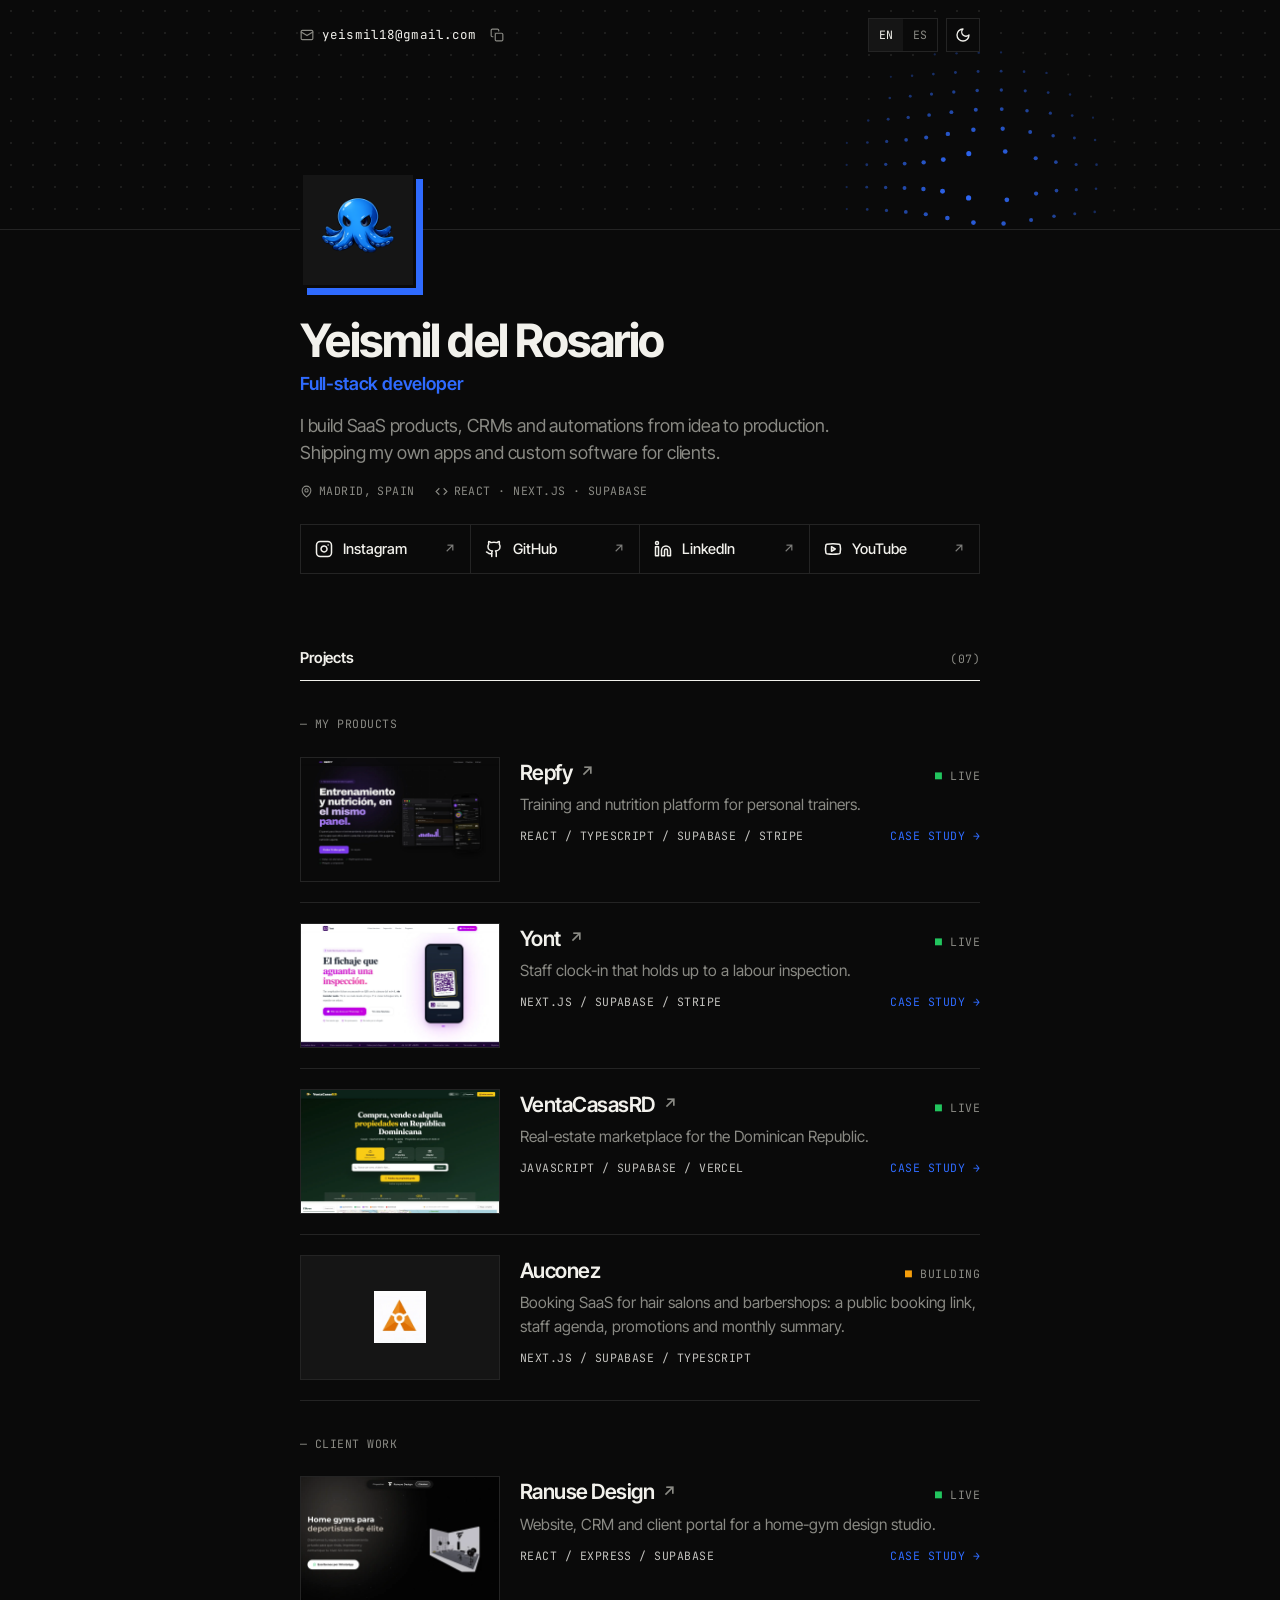
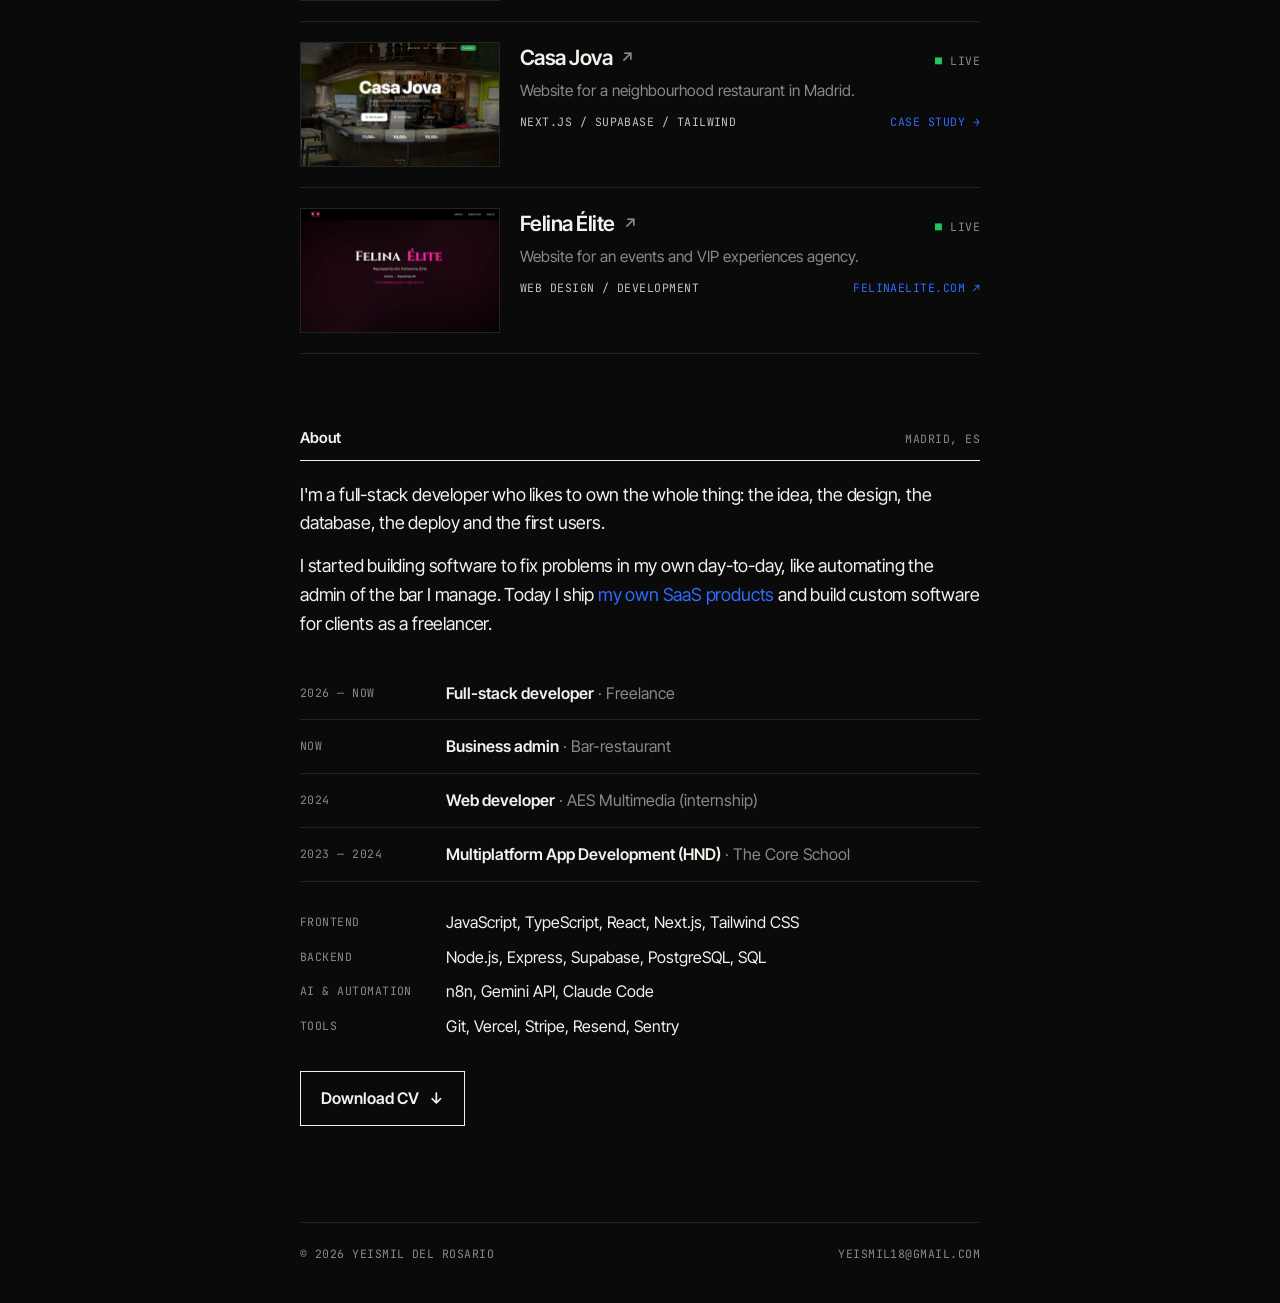
<file: index.html>
<!DOCTYPE html>
<html lang="en" data-theme="dark" data-lang="en" class="no-js">
<head>
<meta charset="UTF-8">
<meta name="viewport" content="width=device-width, initial-scale=1.0">
<title>Yeismil del Rosario — Full-stack developer</title>
<meta name="description" content="Full-stack developer in Madrid. I build SaaS products, CRMs and automations from idea to production.">
<meta name="author" content="Yeismil del Rosario">
<link rel="canonical" href="https://www.yeismil.com/">
<meta property="og:type" content="website">
<meta property="og:title" content="Yeismil del Rosario — Full-stack developer">
<meta property="og:description" content="Full-stack developer in Madrid. I build SaaS products, CRMs and automations from idea to production.">
<meta property="og:url" content="https://www.yeismil.com/">
<meta property="og:image" content="https://www.yeismil.com/assets/img/projects/repfy-hero.webp">
<meta name="twitter:card" content="summary_large_image">
<meta name="theme-color" content="#0a0a0a">
<link rel="icon" href="/img/pulpo.png" type="image/png">
<script>
  (function () {
    var d = document.documentElement; d.classList.remove('no-js');
    try {
      var t = localStorage.getItem('theme'); if (t) d.dataset.theme = t;
      var l = localStorage.getItem('lang') || 'en';
      d.dataset.lang = l; d.lang = l;
    } catch (e) {}
  })();
</script>
<link rel="preconnect" href="https://fonts.googleapis.com">
<link rel="preconnect" href="https://fonts.gstatic.com" crossorigin>
<link href="https://fonts.googleapis.com/css2?family=Inter+Tight:wght@400;500;600;700&family=JetBrains+Mono:wght@400;500&display=swap" rel="stylesheet">
<link rel="stylesheet" href="/assets/site.css">
</head>
<body>

<header class="cover">
  <canvas id="field" aria-hidden="true"></canvas>
  <div class="wrap topbar">
    <div class="mail mono"><svg viewBox="0 0 24 24" fill="none" stroke="currentColor" stroke-width="2" stroke-linecap="round" stroke-linejoin="round" aria-hidden="true"><rect x="2" y="4" width="20" height="16" rx="2"/><path d="m22 7-10 6L2 7"/></svg><a href="mailto:yeismil18@gmail.com">yeismil18@gmail.com</a><button class="copy" data-copy="yeismil18@gmail.com" aria-label="Copy email"><svg viewBox="0 0 24 24" width="14" height="14" fill="none" stroke="currentColor" stroke-width="2" stroke-linecap="round" stroke-linejoin="round" aria-hidden="true"><rect x="9" y="9" width="13" height="13" rx="2"/><path d="M5 15H4a2 2 0 0 1-2-2V4a2 2 0 0 1 2-2h9a2 2 0 0 1 2 2v1"/></svg></button></div>
    <div class="controls">
      <div class="lang mono" role="group" aria-label="Language"><button data-set-lang="en" aria-pressed="true">EN</button><button data-set-lang="es" aria-pressed="false">ES</button></div>
      <button class="theme-btn" data-theme-toggle aria-label="Toggle dark / light mode"><svg class="moon" viewBox="0 0 24 24" fill="none" stroke="currentColor" stroke-width="2" stroke-linecap="round" stroke-linejoin="round" aria-hidden="true"><path d="M12 3a6 6 0 0 0 9 9 9 9 0 1 1-9-9Z"/></svg><svg class="sun" viewBox="0 0 24 24" fill="none" stroke="currentColor" stroke-width="2" stroke-linecap="round" stroke-linejoin="round" aria-hidden="true"><circle cx="12" cy="12" r="4"/><path d="M12 2v2M12 20v2M4.93 4.93l1.41 1.41M17.66 17.66l1.41 1.41M2 12h2M20 12h2M6.34 17.66l-1.41 1.41M19.07 4.93l-1.41 1.41"/></svg></button>
    </div>
  </div>
</header>

<main class="wrap">
  <div class="profile">
    <div class="avatar rv" data-stagger><img src="/img/pulpo.png" alt="Yeismil del Rosario" width="116" height="116" fetchpriority="high"></div>
    <h1 class="name rv" data-stagger>Yeismil del Rosario</h1>
    <div class="role rv" data-stagger><span lang="en">Full-stack developer</span><span lang="es">Desarrollador full-stack</span></div>
    <p class="bio rv" data-stagger><span lang="en">I build SaaS products, CRMs and automations from idea to production.</span><span lang="es">Construyo productos SaaS, CRMs y automatizaciones desde la idea hasta producción.</span> <span><span lang="en">Shipping my own apps and custom software for clients.</span><span lang="es">Lanzo mis propias apps y desarrollo software a medida para clientes.</span></span></p>
    <div class="facts mono rv" data-stagger>
      <span><svg viewBox="0 0 24 24" fill="none" stroke="currentColor" stroke-width="2" aria-hidden="true"><path d="M20 10c0 6-8 12-8 12s-8-6-8-12a8 8 0 0 1 16 0Z"/><circle cx="12" cy="10" r="3"/></svg>Madrid, <span lang="en">Spain</span><span lang="es">España</span></span>
      <span><svg viewBox="0 0 24 24" fill="none" stroke="currentColor" stroke-width="2" aria-hidden="true"><path d="m16 18 6-6-6-6M8 6l-6 6 6 6"/></svg>React · Next.js · Supabase</span>
    </div>
    <nav class="socials rv" data-stagger aria-label="Social links">
      <a class="social" href="https://www.instagram.com/yeiismil" target="_blank" rel="noopener"><svg viewBox="0 0 24 24" fill="none" stroke="currentColor" stroke-width="2" stroke-linecap="round" stroke-linejoin="round" aria-hidden="true"><rect x="2" y="2" width="20" height="20" rx="5"/><path d="M16 11.37A4 4 0 1 1 12.63 8 4 4 0 0 1 16 11.37z"/><path d="M17.5 6.5h.01"/></svg><span>Instagram</span><span class="arr">↗</span></a>
      <a class="social" href="https://github.com/ye1ss" target="_blank" rel="noopener"><svg viewBox="0 0 24 24" fill="none" stroke="currentColor" stroke-width="2" stroke-linecap="round" stroke-linejoin="round" aria-hidden="true"><path d="M15 22v-4a4.8 4.8 0 0 0-1-3.5c3 0 6-2 6-5.5.08-1.25-.27-2.48-1-3.5.28-1.15.28-2.35 0-3.5 0 0-1 0-3 1.5-2.64-.5-5.36-.5-8 0C6 2 5 2 5 2c-.3 1.15-.3 2.35 0 3.5A5.403 5.403 0 0 0 4 9c0 3.5 3 5.5 6 5.5-.39.49-.68 1.05-.85 1.65-.17.6-.22 1.23-.15 1.85v4"/><path d="M9 18c-4.51 2-5-2-7-2"/></svg><span>GitHub</span><span class="arr">↗</span></a>
      <a class="social" href="https://www.linkedin.com/in/yeismildelrosario" target="_blank" rel="noopener"><svg viewBox="0 0 24 24" fill="none" stroke="currentColor" stroke-width="2" stroke-linecap="round" stroke-linejoin="round" aria-hidden="true"><path d="M16 8a6 6 0 0 1 6 6v7h-4v-7a2 2 0 0 0-2-2 2 2 0 0 0-2 2v7h-4v-7a6 6 0 0 1 6-6z"/><rect x="2" y="9" width="4" height="12"/><circle cx="4" cy="4" r="2"/></svg><span>LinkedIn</span><span class="arr">↗</span></a>
      <a class="social" href="https://www.youtube.com/@yeiismil" target="_blank" rel="noopener"><svg viewBox="0 0 24 24" fill="none" stroke="currentColor" stroke-width="2" stroke-linecap="round" stroke-linejoin="round" aria-hidden="true"><path d="M2.5 17a24.12 24.12 0 0 1 0-10 2 2 0 0 1 1.4-1.4 49.56 49.56 0 0 1 16.2 0A2 2 0 0 1 21.5 7a24.12 24.12 0 0 1 0 10 2 2 0 0 1-1.4 1.4 49.55 49.55 0 0 1-16.2 0A2 2 0 0 1 2.5 17"/><path d="m10 15 5-3-5-3z"/></svg><span>YouTube</span><span class="arr">↗</span></a>
    </nav>
  </div>

  <section id="projects">
    <div class="sec-head rv"><h2><span lang="en">Projects</span><span lang="es">Proyectos</span></h2><span class="mono">(07)</span></div>
    <div class="sub-head mono rv">— <span lang="en">My products</span><span lang="es">Mis productos</span></div>
    
    <a class="project rv" href="/projects/repfy/">
      <div class="thumb"><img src="/assets/img/projects/repfy-hero.webp" alt="Repfy screenshot" width="1600" height="1000" fetchpriority="high" decoding="async" style="view-transition-name:shot-repfy"></div>
      <div>
        <div class="p-top"><span class="p-name">Repfy <span class="go">↗</span></span><span class="p-state mono live"><span lang="en">Live</span><span lang="es">En producción</span></span></div>
        <p lang="en" class="p-desc">Training and nutrition platform for personal trainers.</p><p lang="es" class="p-desc">Plataforma de entrenamiento y nutrición para entrenadores personales.</p>
        <div class="p-foot"><span class="p-stack mono">React / TypeScript / Supabase / Stripe</span><span class="p-more mono"><span lang="en">Case study →</span><span lang="es">Ver proyecto →</span></span></div>
      </div>
    </a>
    <a class="project rv" href="/projects/yont/">
      <div class="thumb"><img src="/assets/img/projects/yont-hero.webp" alt="Yont screenshot" width="1600" height="1000" fetchpriority="high" decoding="async" style="view-transition-name:shot-yont"></div>
      <div>
        <div class="p-top"><span class="p-name">Yont <span class="go">↗</span></span><span class="p-state mono live"><span lang="en">Live</span><span lang="es">En producción</span></span></div>
        <p lang="en" class="p-desc">Staff clock-in that holds up to a labour inspection.</p><p lang="es" class="p-desc">El fichaje que aguanta una inspección de trabajo.</p>
        <div class="p-foot"><span class="p-stack mono">Next.js / Supabase / Stripe</span><span class="p-more mono"><span lang="en">Case study →</span><span lang="es">Ver proyecto →</span></span></div>
      </div>
    </a>
    <a class="project rv" href="/projects/ventacasasrd/">
      <div class="thumb"><img src="/assets/img/projects/vcrd-hero.webp" alt="VentaCasasRD screenshot" width="1600" height="1000" loading="lazy" decoding="async" style="view-transition-name:shot-ventacasasrd"></div>
      <div>
        <div class="p-top"><span class="p-name">VentaCasasRD <span class="go">↗</span></span><span class="p-state mono live"><span lang="en">Live</span><span lang="es">En producción</span></span></div>
        <p lang="en" class="p-desc">Real-estate marketplace for the Dominican Republic.</p><p lang="es" class="p-desc">Portal inmobiliario para República Dominicana.</p>
        <div class="p-foot"><span class="p-stack mono">JavaScript / Supabase / Vercel</span><span class="p-more mono"><span lang="en">Case study →</span><span lang="es">Ver proyecto →</span></span></div>
      </div>
    </a>
    <div class="project rv">
      <div class="thumb logo"><img src="/assets/img/projects/auconez-logo.webp" alt="Auconez screenshot" width="240" height="240" loading="lazy" decoding="async"></div>
      <div>
        <div class="p-top"><span class="p-name">Auconez</span><span class="p-state mono building"><span lang="en">Building</span><span lang="es">En desarrollo</span></span></div>
        <p lang="en" class="p-desc">Booking SaaS for hair salons and barbershops: a public booking link, staff agenda, promotions and monthly summary.</p><p lang="es" class="p-desc">SaaS de reservas para peluquerías y barberías: enlace público de citas, agenda del equipo, promociones y resumen del mes.</p>
        <div class="p-foot"><span class="p-stack mono">Next.js / Supabase / TypeScript</span><span class="p-more mono"></span></div>
      </div>
    </div>
    <div class="sub-head mono rv">— <span lang="en">Client work</span><span lang="es">Para clientes</span></div>
    
    <a class="project rv" href="/projects/ranuse/">
      <div class="thumb"><img src="/assets/img/projects/ranuse-hero.webp" alt="Ranuse Design screenshot" width="1600" height="1000" loading="lazy" decoding="async" style="view-transition-name:shot-ranuse"></div>
      <div>
        <div class="p-top"><span class="p-name">Ranuse Design <span class="go">↗</span></span><span class="p-state mono live"><span lang="en">Live</span><span lang="es">En producción</span></span></div>
        <p lang="en" class="p-desc">Website, CRM and client portal for a home-gym design studio.</p><p lang="es" class="p-desc">Web, CRM y portal de clientes para un estudio de diseño de home gyms.</p>
        <div class="p-foot"><span class="p-stack mono">React / Express / Supabase</span><span class="p-more mono"><span lang="en">Case study →</span><span lang="es">Ver proyecto →</span></span></div>
      </div>
    </a>
    <a class="project rv" href="/projects/casajova/">
      <div class="thumb"><img src="/assets/img/projects/casajova-hero.webp" alt="Casa Jova screenshot" width="1600" height="1000" loading="lazy" decoding="async" style="view-transition-name:shot-casajova"></div>
      <div>
        <div class="p-top"><span class="p-name">Casa Jova <span class="go">↗</span></span><span class="p-state mono live"><span lang="en">Live</span><span lang="es">En producción</span></span></div>
        <p lang="en" class="p-desc">Website for a neighbourhood restaurant in Madrid.</p><p lang="es" class="p-desc">Web para un bar-restaurante de barrio en Madrid.</p>
        <div class="p-foot"><span class="p-stack mono">Next.js / Supabase / Tailwind</span><span class="p-more mono"><span lang="en">Case study →</span><span lang="es">Ver proyecto →</span></span></div>
      </div>
    </a>
    <a class="project rv" href="https://felinaelite.com" target="_blank" rel="noopener">
      <div class="thumb"><img src="/assets/img/projects/felina-hero.webp" alt="Felina Élite screenshot" width="1600" height="1000" loading="lazy" decoding="async"></div>
      <div>
        <div class="p-top"><span class="p-name">Felina Élite <span class="go">↗</span></span><span class="p-state mono live"><span lang="en">Live</span><span lang="es">En producción</span></span></div>
        <p lang="en" class="p-desc">Website for an events and VIP experiences agency.</p><p lang="es" class="p-desc">Web para una agencia de eventos y experiencias VIP.</p>
        <div class="p-foot"><span class="p-stack mono">Web design / Development</span><span class="p-more mono">felinaelite.com ↗</span></div>
      </div>
    </a>
  </section>

  <section id="about">
    <div class="sec-head rv"><h2><span lang="en">About</span><span lang="es">Sobre mí</span></h2><span class="mono">Madrid, ES</span></div>
    <div class="about-text rv">
      <p lang="en">I'm a full-stack developer who likes to own the whole thing: the idea, the design, the database, the deploy and the first users.</p><p lang="es">Soy desarrollador full-stack y me gusta encargarme de todo: la idea, el diseño, la base de datos, el despliegue y los primeros usuarios.</p>
      <p lang="en">I started building software to fix problems in my own day-to-day, like automating the admin of the bar I manage. Today I ship <em>my own SaaS products</em> and build custom software for clients as a freelancer.</p>
      <p lang="es">Empecé a programar para resolver problemas de mi propio día a día, como automatizar la administración del bar que gestiono. Hoy lanzo <em>mis propios productos SaaS</em> y desarrollo software a medida para clientes como freelance.</p>
    </div>

    <div class="timeline">
      <div class="tl-row rv"><span class="mono">2026 — <span lang="en">Now</span><span lang="es">Hoy</span></span><div><b><span lang="en">Full-stack developer</span><span lang="es">Desarrollador full-stack</span></b> <span class="sub">· Freelance</span></div></div>
      <div class="tl-row rv"><span class="mono"><span lang="en">Now</span><span lang="es">Hoy</span></span><div><b><span lang="en">Business admin</span><span lang="es">Responsable de administración</span></b> <span class="sub">· <span lang="en">Bar-restaurant</span><span lang="es">Bar-restaurante</span></span></div></div>
      <div class="tl-row rv"><span class="mono">2024</span><div><b><span lang="en">Web developer</span><span lang="es">Desarrollador web</span></b> <span class="sub">· AES Multimedia (<span lang="en">internship</span><span lang="es">prácticas</span>)</span></div></div>
      <div class="tl-row rv"><span class="mono">2023 — 2024</span><div><b><span lang="en">Multiplatform App Development (HND)</span><span lang="es">CFGS Desarrollo de Aplicaciones Multiplataforma</span></b> <span class="sub">· The Core School</span></div></div>
    </div>

    <div class="kv rv">
      <span class="mono">Frontend</span><div>JavaScript, TypeScript, React, Next.js, Tailwind CSS</div>
      <span class="mono">Backend</span><div>Node.js, Express, Supabase, PostgreSQL, SQL</div>
      <span class="mono"><span lang="en">AI &amp; automation</span><span lang="es">IA y automatización</span></span><div>n8n, Gemini API, Claude Code</div>
      <span class="mono"><span lang="en">Tools</span><span lang="es">Herramientas</span></span><div>Git, Vercel, Stripe, Resend, Sentry</div>
    </div>

    <a class="btn rv" href="/cv/Yeismil-del-Rosario-CV.pdf" download><span><span lang="en">Download CV</span><span lang="es">Descargar CV</span></span><span>↓</span></a>
  </section>

  <footer class="site-foot mono">
    <span>© 2026 Yeismil del Rosario</span>
    <a href="mailto:yeismil18@gmail.com">yeismil18@gmail.com</a>
  </footer>
</main>

<script src="/assets/site.js" defer></script>
</body>
</html>
</file>
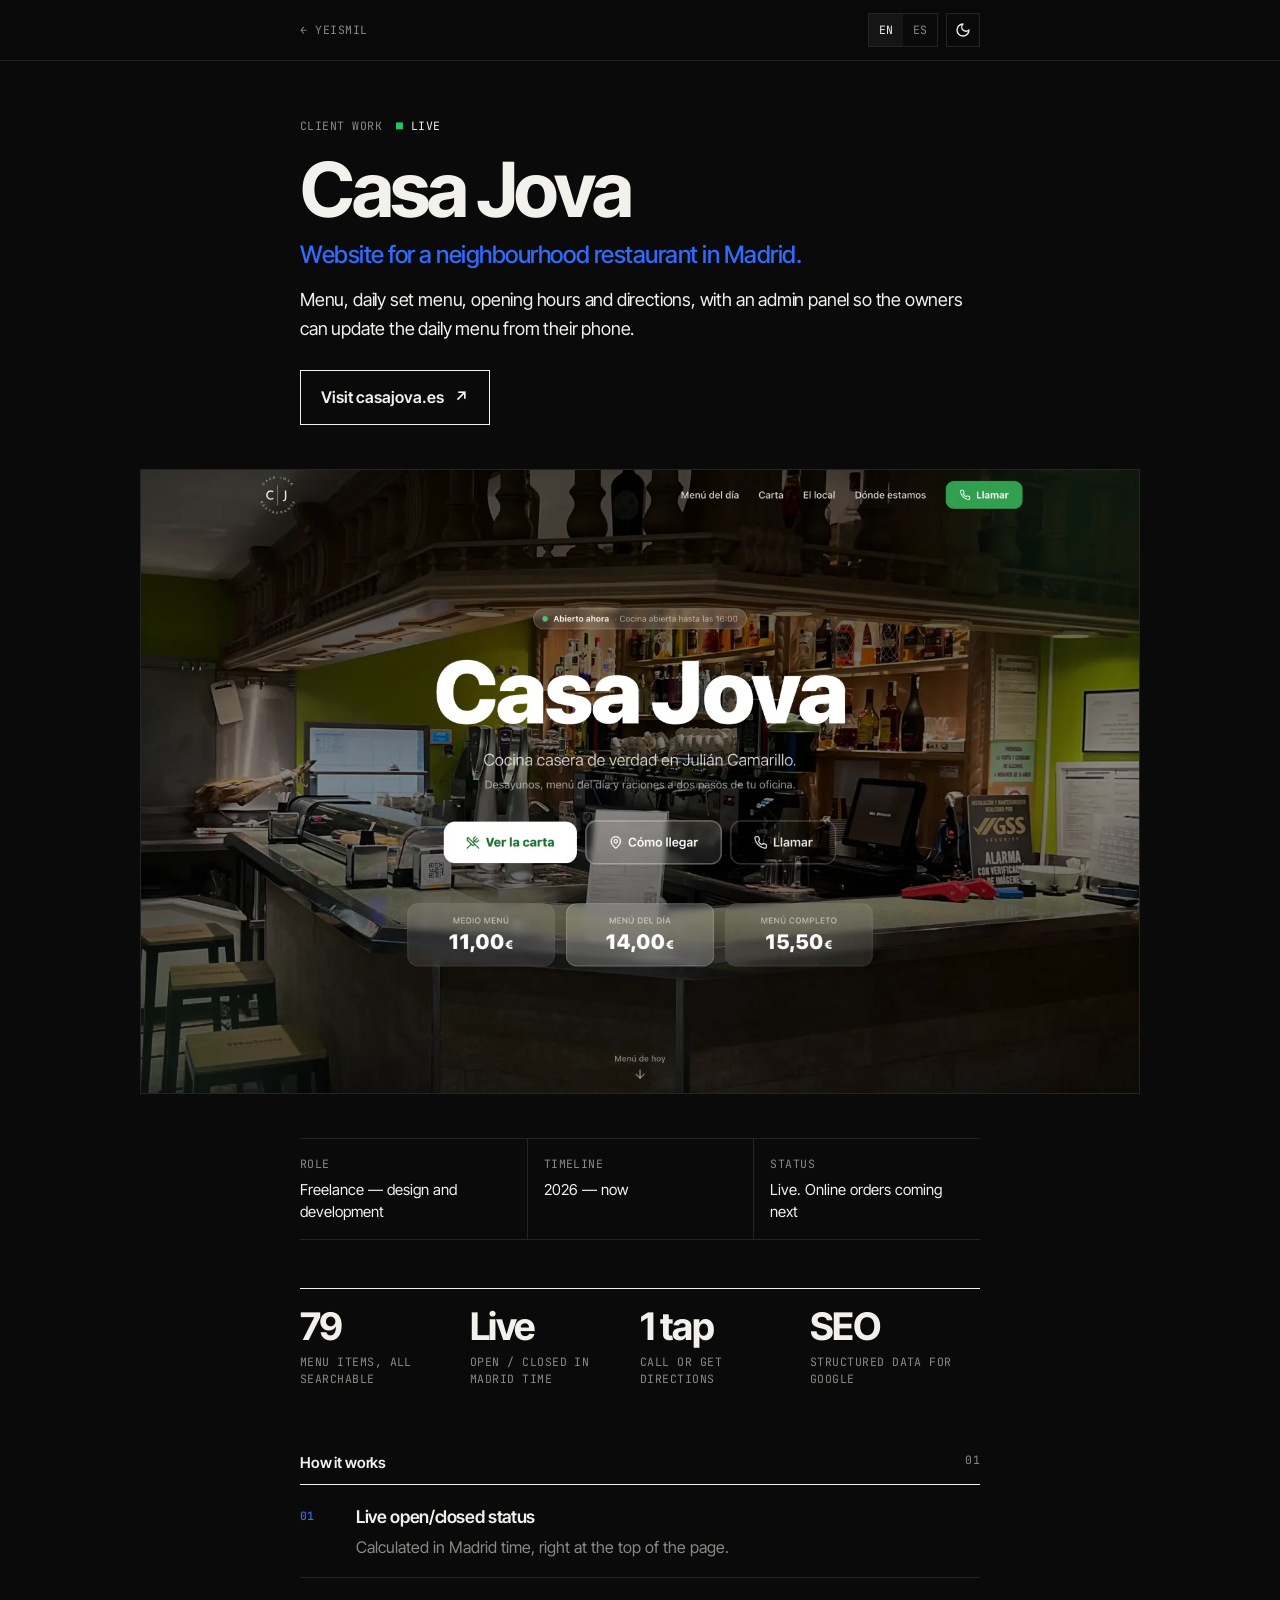
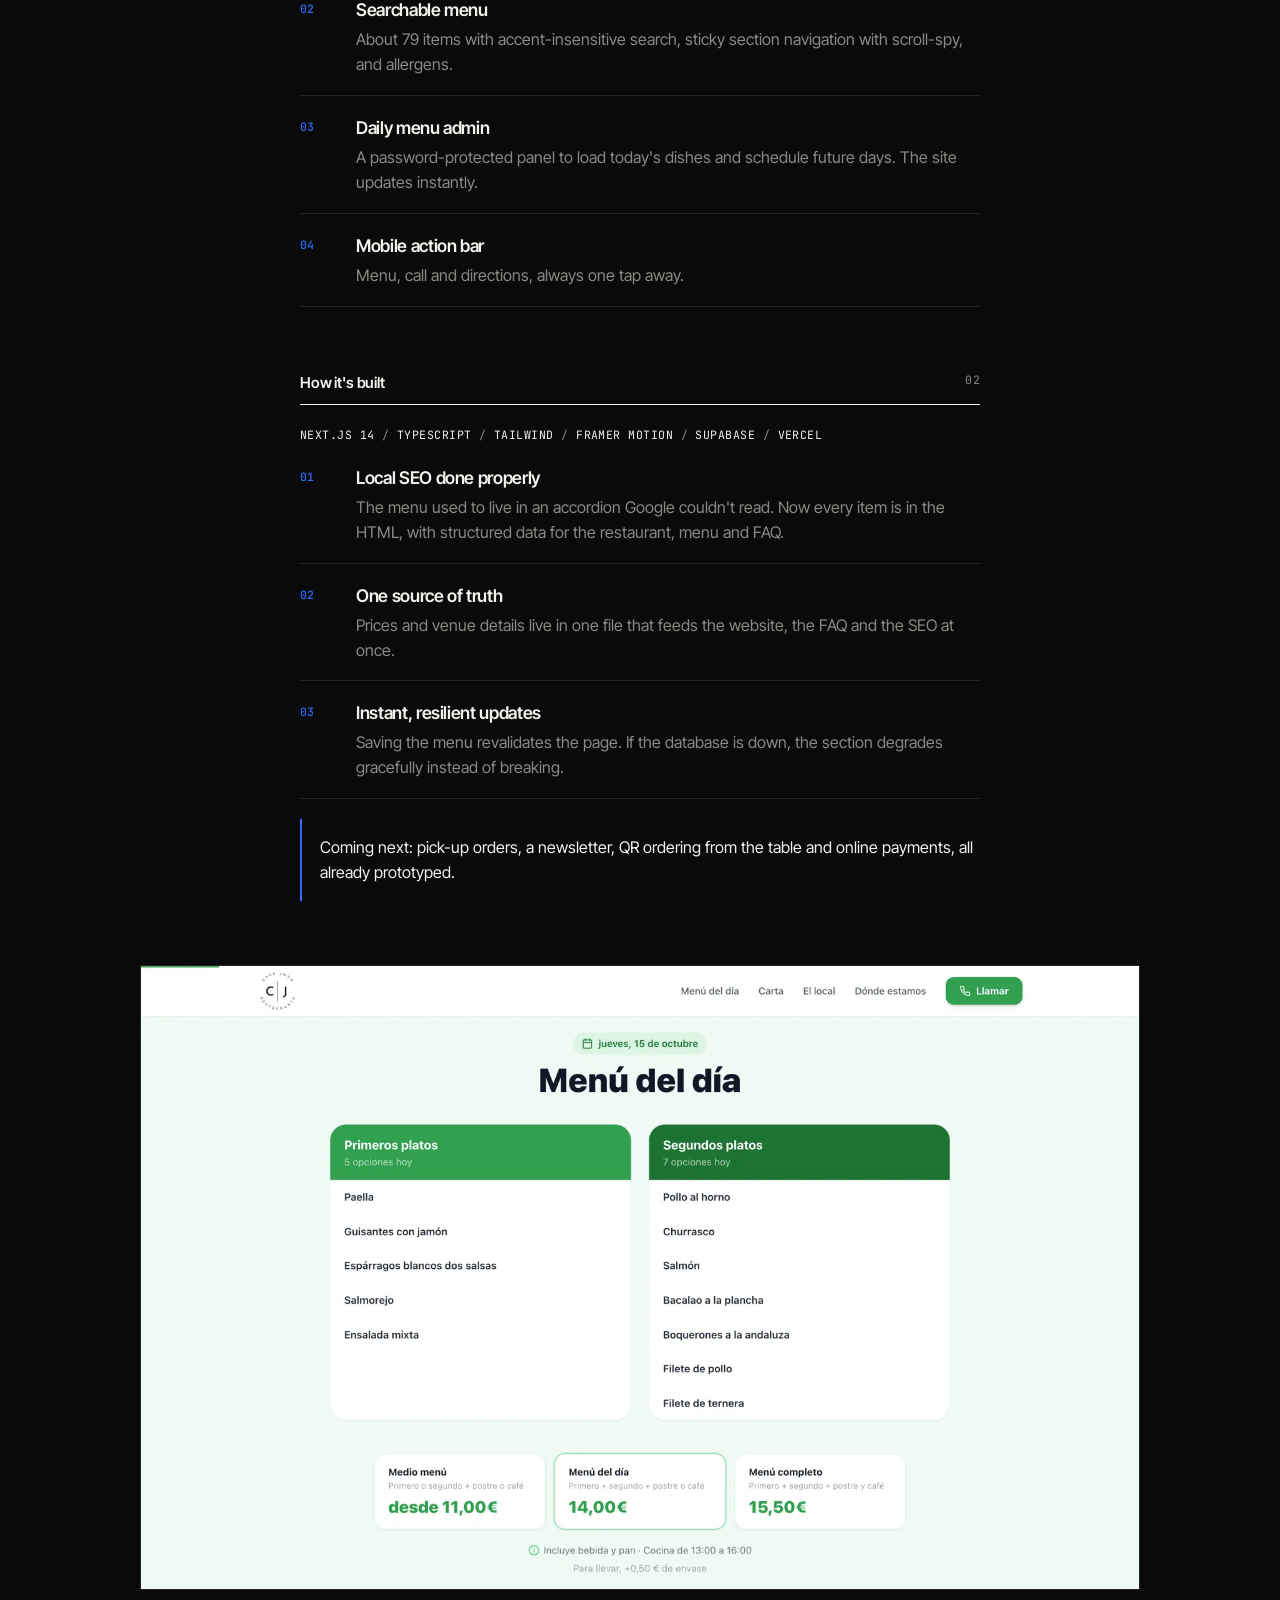
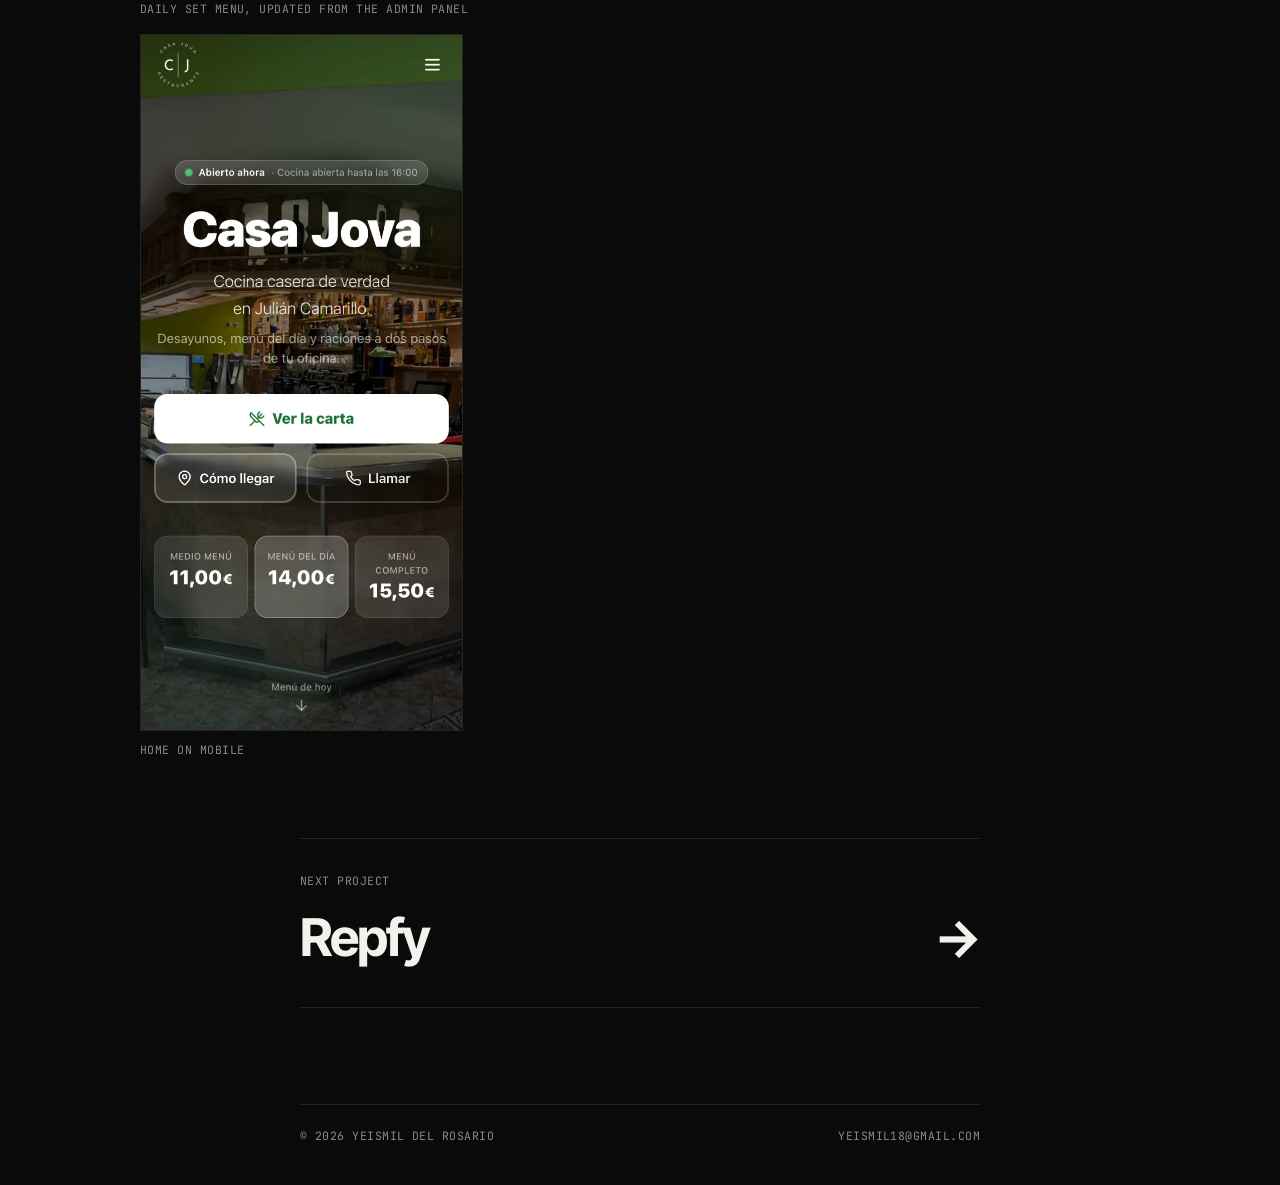
<file: projects/casajova/index.html>
<!DOCTYPE html>
<html lang="en" data-theme="dark" data-lang="en" class="no-js">
<head>
<meta charset="UTF-8">
<meta name="viewport" content="width=device-width, initial-scale=1.0">
<title>Casa Jova — Website for a neighbourhood restaurant in Madrid | Yeismil del Rosario</title>
<meta name="description" content="Menu, daily set menu, opening hours and directions, with an admin panel so the owners can update the daily menu from their phone.">
<meta name="author" content="Yeismil del Rosario">
<link rel="canonical" href="https://www.yeismil.com/projects/casajova/">
<meta property="og:type" content="website">
<meta property="og:title" content="Casa Jova — Website for a neighbourhood restaurant in Madrid | Yeismil del Rosario">
<meta property="og:description" content="Menu, daily set menu, opening hours and directions, with an admin panel so the owners can update the daily menu from their phone.">
<meta property="og:url" content="https://www.yeismil.com/projects/casajova/">
<meta property="og:image" content="https://www.yeismil.com/assets/img/projects/casajova-hero.webp">
<meta name="twitter:card" content="summary_large_image">
<meta name="theme-color" content="#0a0a0a">
<link rel="icon" href="/img/pulpo.png" type="image/png">
<script>
  (function () {
    var d = document.documentElement; d.classList.remove('no-js');
    try {
      var t = localStorage.getItem('theme'); if (t) d.dataset.theme = t;
      var l = localStorage.getItem('lang') || 'en';
      d.dataset.lang = l; d.lang = l;
    } catch (e) {}
  })();
</script>
<link rel="preconnect" href="https://fonts.googleapis.com">
<link rel="preconnect" href="https://fonts.gstatic.com" crossorigin>
<link href="https://fonts.googleapis.com/css2?family=Inter+Tight:wght@400;500;600;700&family=JetBrains+Mono:wght@400;500&display=swap" rel="stylesheet">
<link rel="stylesheet" href="/assets/site.css">
</head>
<body>

<div class="cs-bar">
  <div class="wrap topbar">
    <a class="back mono" href="/#projects"><span>←</span> Yeismil</a>
    <div class="controls">
      <div class="lang mono" role="group" aria-label="Language"><button data-set-lang="en" aria-pressed="true">EN</button><button data-set-lang="es" aria-pressed="false">ES</button></div>
      <button class="theme-btn" data-theme-toggle aria-label="Toggle dark / light mode"><svg class="moon" viewBox="0 0 24 24" fill="none" stroke="currentColor" stroke-width="2" stroke-linecap="round" stroke-linejoin="round" aria-hidden="true"><path d="M12 3a6 6 0 0 0 9 9 9 9 0 1 1-9-9Z"/></svg><svg class="sun" viewBox="0 0 24 24" fill="none" stroke="currentColor" stroke-width="2" stroke-linecap="round" stroke-linejoin="round" aria-hidden="true"><circle cx="12" cy="12" r="4"/><path d="M12 2v2M12 20v2M4.93 4.93l1.41 1.41M17.66 17.66l1.41 1.41M2 12h2M20 12h2M6.34 17.66l-1.41 1.41M19.07 4.93l-1.41 1.41"/></svg></button>
    </div>
  </div>
</div>

<main>
  <header class="wrap cs-head">
    <div class="cs-kicker mono rv"><span><span lang="en">Client work</span><span lang="es">Para cliente</span></span><span class="p-state live"><span lang="en">Live</span><span lang="es">En producción</span></span></div>
    <h1 class="cs-title rv">Casa Jova</h1>
    <p lang="en" class="cs-tagline rv">Website for a neighbourhood restaurant in Madrid.</p><p lang="es" class="cs-tagline rv">Web para un bar-restaurante de barrio en Madrid.</p>
    <p lang="en" class="cs-summary rv">Menu, daily set menu, opening hours and directions, with an admin panel so the owners can update the daily menu from their phone.</p><p lang="es" class="cs-summary rv">Carta, menú del día, horario y cómo llegar, con un panel para que los dueños actualicen el menú del día desde el móvil.</p>
    <a class="btn cs-visit rv" href="https://casajova.es" target="_blank" rel="noopener"><span><span lang="en">Visit</span><span lang="es">Visitar</span> casajova.es</span><span>↗</span></a>
  </header>

  <div class="cs-hero"><img src="/assets/img/projects/casajova-hero.webp" alt="Casa Jova — home page" width="1600" height="1000" fetchpriority="high" decoding="async" style="view-transition-name:shot-casajova"></div>

  <div class="wrap">
    <div class="cs-meta rv">
      <div><span class="mono"><span lang="en">Role</span><span lang="es">Rol</span></span><p lang="en">Freelance — design and development</p><p lang="es">Freelance — diseño y desarrollo</p></div>
      <div><span class="mono"><span lang="en">Timeline</span><span lang="es">Fechas</span></span><p lang="en">2026 — now</p><p lang="es">2026 — hoy</p></div>
      <div><span class="mono"><span lang="en">Status</span><span lang="es">Estado</span></span><p lang="en">Live. Online orders coming next</p><p lang="es">En producción. Pedidos online en camino</p></div>
    </div>

    <div class="metrics rv">
      <div class="metric"><b>79</b><span lang="en" class="mono">Menu items, all searchable</span><span lang="es" class="mono">Productos en la carta, con buscador</span></div>
      <div class="metric"><b>Live</b><span lang="en" class="mono">Open / closed in Madrid time</span><span lang="es" class="mono">Abierto / cerrado en hora de Madrid</span></div>
      <div class="metric"><b>1 tap</b><span lang="en" class="mono">Call or get directions</span><span lang="es" class="mono">Llamar o cómo llegar</span></div>
      <div class="metric"><b>SEO</b><span lang="en" class="mono">Structured data for Google</span><span lang="es" class="mono">Datos estructurados para Google</span></div>
    </div>

    

    <div class="cs-section">
      <h2 class="rv"><span lang="en">How it works</span><span lang="es">Cómo funciona</span><span class="mono">01</span></h2>
      <div class="steps">
      <div class="step rv"><div><h3 lang="en">Live open/closed status</h3><h3 lang="es">Abierto / cerrado en directo</h3><p lang="en">Calculated in Madrid time, right at the top of the page.</p><p lang="es">Calculado en hora de Madrid, arriba del todo.</p></div></div>
      <div class="step rv"><div><h3 lang="en">Searchable menu</h3><h3 lang="es">Carta con buscador</h3><p lang="en">About 79 items with accent-insensitive search, sticky section navigation with scroll-spy, and allergens.</p><p lang="es">Unos 79 productos con buscador que ignora tildes, navegación fija por secciones con scroll-spy y alérgenos.</p></div></div>
      <div class="step rv"><div><h3 lang="en">Daily menu admin</h3><h3 lang="es">Panel del menú del día</h3><p lang="en">A password-protected panel to load today's dishes and schedule future days. The site updates instantly.</p><p lang="es">Un panel con contraseña para cargar los platos de hoy y programar días futuros. La web se actualiza al momento.</p></div></div>
      <div class="step rv"><div><h3 lang="en">Mobile action bar</h3><h3 lang="es">Barra de acciones en móvil</h3><p lang="en">Menu, call and directions, always one tap away.</p><p lang="es">Carta, llamar y cómo llegar, siempre a un toque.</p></div></div>
    </div>
    </div>

    <div class="cs-section">
      <h2 class="rv"><span lang="en">How it's built</span><span lang="es">Cómo está hecho</span><span class="mono">02</span></h2>
      <div class="stack-line mono rv"><span>Next.js 14</span><span>TypeScript</span><span>Tailwind</span><span>Framer Motion</span><span>Supabase</span><span>Vercel</span></div>
      <div class="steps">
      <div class="step rv"><div><h3 lang="en">Local SEO done properly</h3><h3 lang="es">SEO local bien hecho</h3><p lang="en">The menu used to live in an accordion Google couldn't read. Now every item is in the HTML, with structured data for the restaurant, menu and FAQ.</p><p lang="es">Antes la carta estaba en un acordeón que Google no leía. Ahora todos los productos están en el HTML, con datos estructurados de restaurante, carta y FAQ.</p></div></div>
      <div class="step rv"><div><h3 lang="en">One source of truth</h3><h3 lang="es">Una sola fuente de verdad</h3><p lang="en">Prices and venue details live in one file that feeds the website, the FAQ and the SEO at once.</p><p lang="es">Precios y datos del local viven en un único archivo que alimenta a la vez la web, la FAQ y el SEO.</p></div></div>
      <div class="step rv"><div><h3 lang="en">Instant, resilient updates</h3><h3 lang="es">Cambios al instante y sin romperse</h3><p lang="en">Saving the menu revalidates the page. If the database is down, the section degrades gracefully instead of breaking.</p><p lang="es">Guardar el menú revalida la página. Si la base de datos falla, la sección se degrada con elegancia en vez de romperse.</p></div></div>
    </div>
      <p lang="en" class="cs-note rv">Coming next: pick-up orders, a newsletter, QR ordering from the table and online payments, all already prototyped.</p><p lang="es" class="cs-note rv">Lo siguiente: pedidos para recoger, newsletter, pedidos desde la mesa por QR y pagos online, todo ya prototipado.</p>
    </div>
  </div>

  <div class="gallery">
    <figure class="rv"><img src="/assets/img/projects/casajova-s2.webp" alt="Daily set menu, updated from the admin panel" width="1600" height="1000" loading="lazy" decoding="async"><figcaption lang="en" class="mono">Daily set menu, updated from the admin panel</figcaption><figcaption lang="es" class="mono">El menú del día, actualizado desde el panel</figcaption></figure>
    <figure class="rv mobile"><img src="/assets/img/projects/casajova-mob.webp" alt="Home on mobile" width="640" height="1386" loading="lazy" decoding="async"><figcaption lang="en" class="mono">Home on mobile</figcaption><figcaption lang="es" class="mono">La home en móvil</figcaption></figure>
  </div>

  <div class="wrap">
    <a class="next rv" href="/projects/repfy/"><span class="mono"><span lang="en">Next project</span><span lang="es">Siguiente proyecto</span></span><b>Repfy <span>→</span></b></a>
    <footer class="site-foot mono">
    <span>© 2026 Yeismil del Rosario</span>
    <a href="mailto:yeismil18@gmail.com">yeismil18@gmail.com</a>
  </footer>
  </div>
</main>

<script src="/assets/site.js" defer></script>
</body>
</html>
</file>
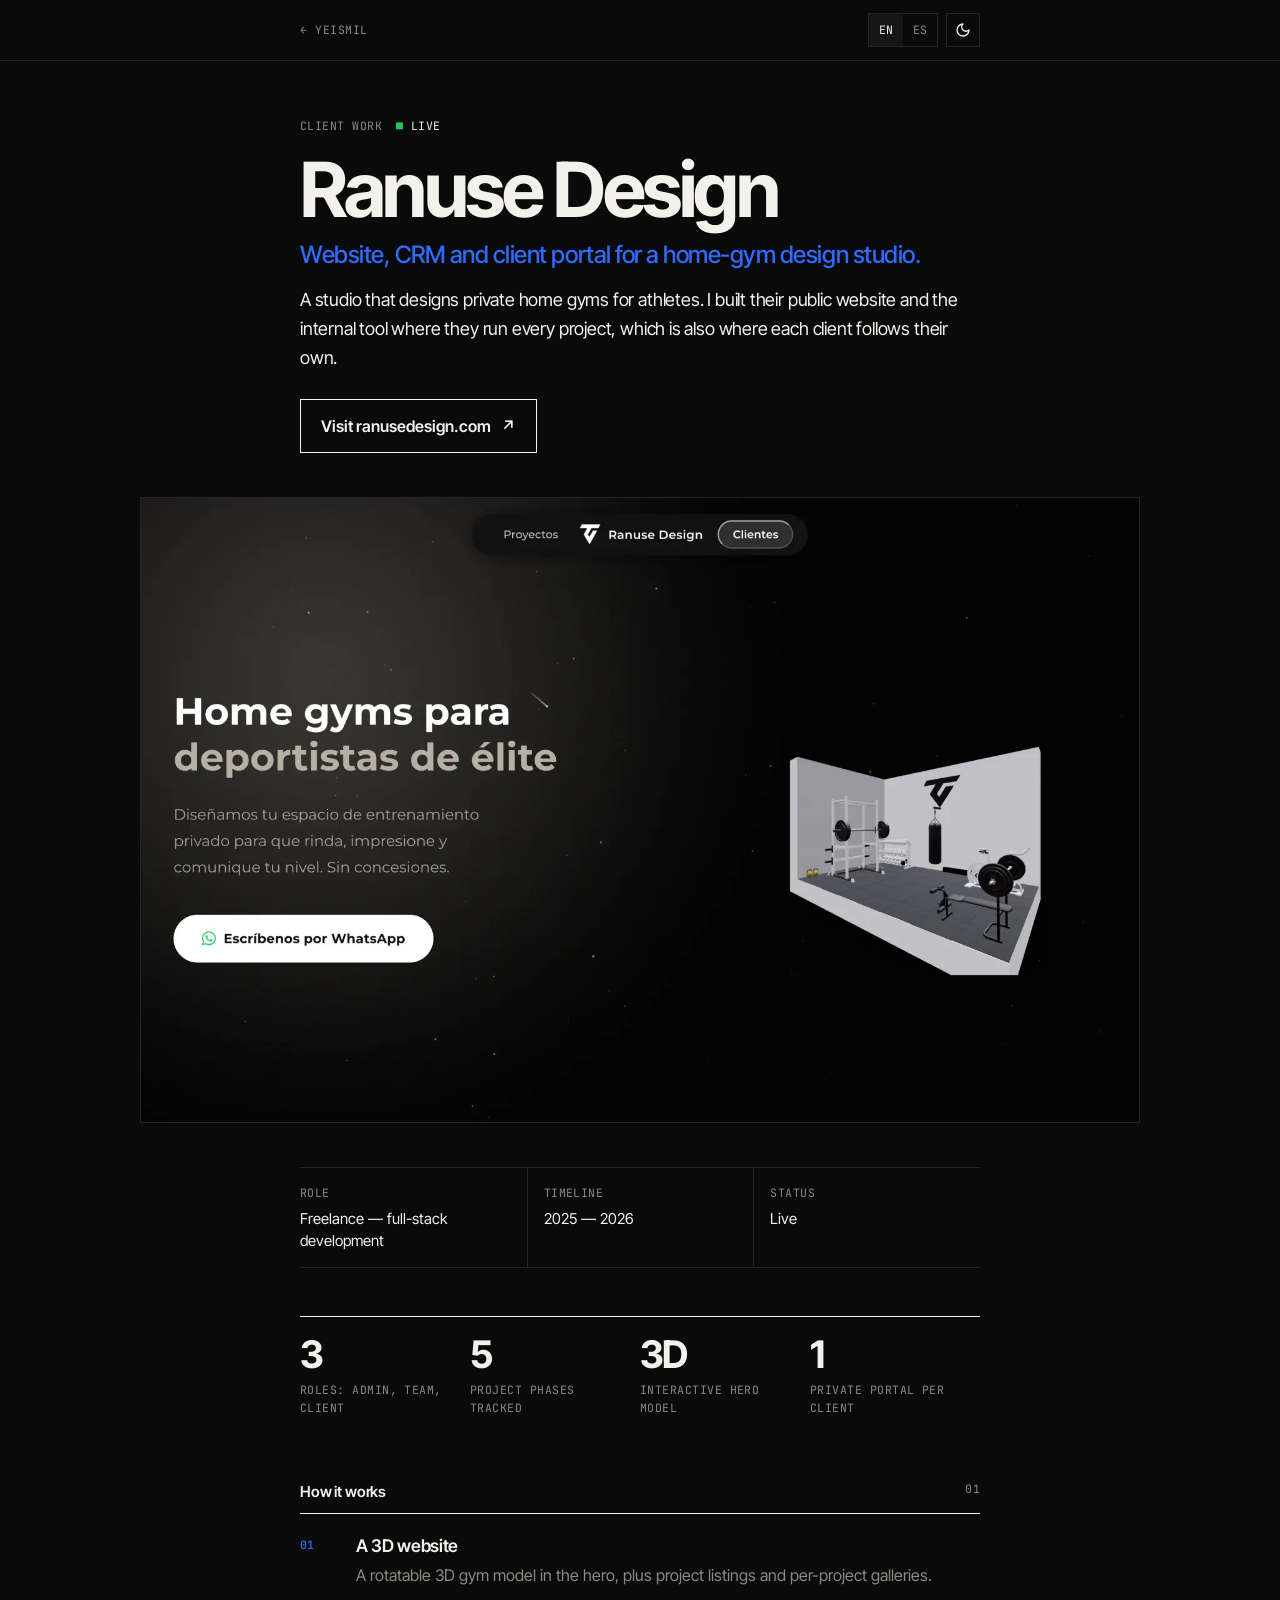
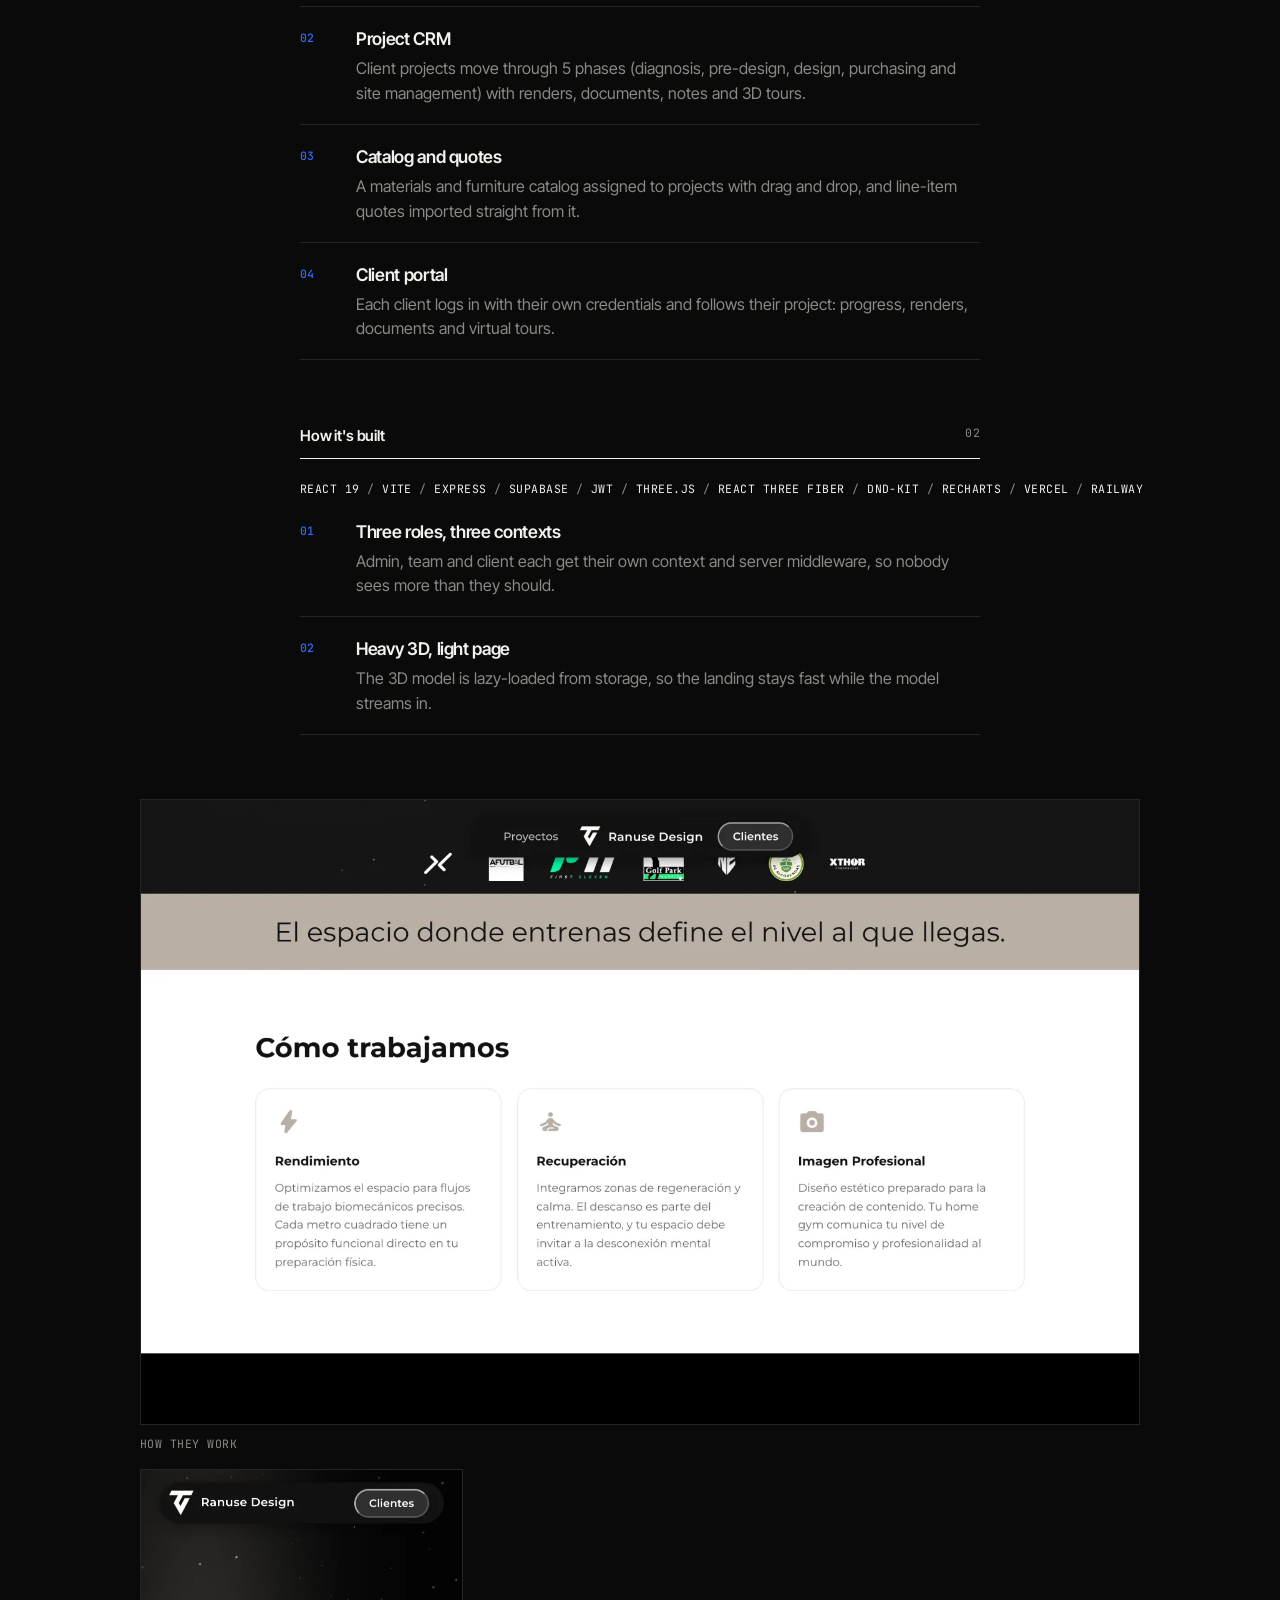
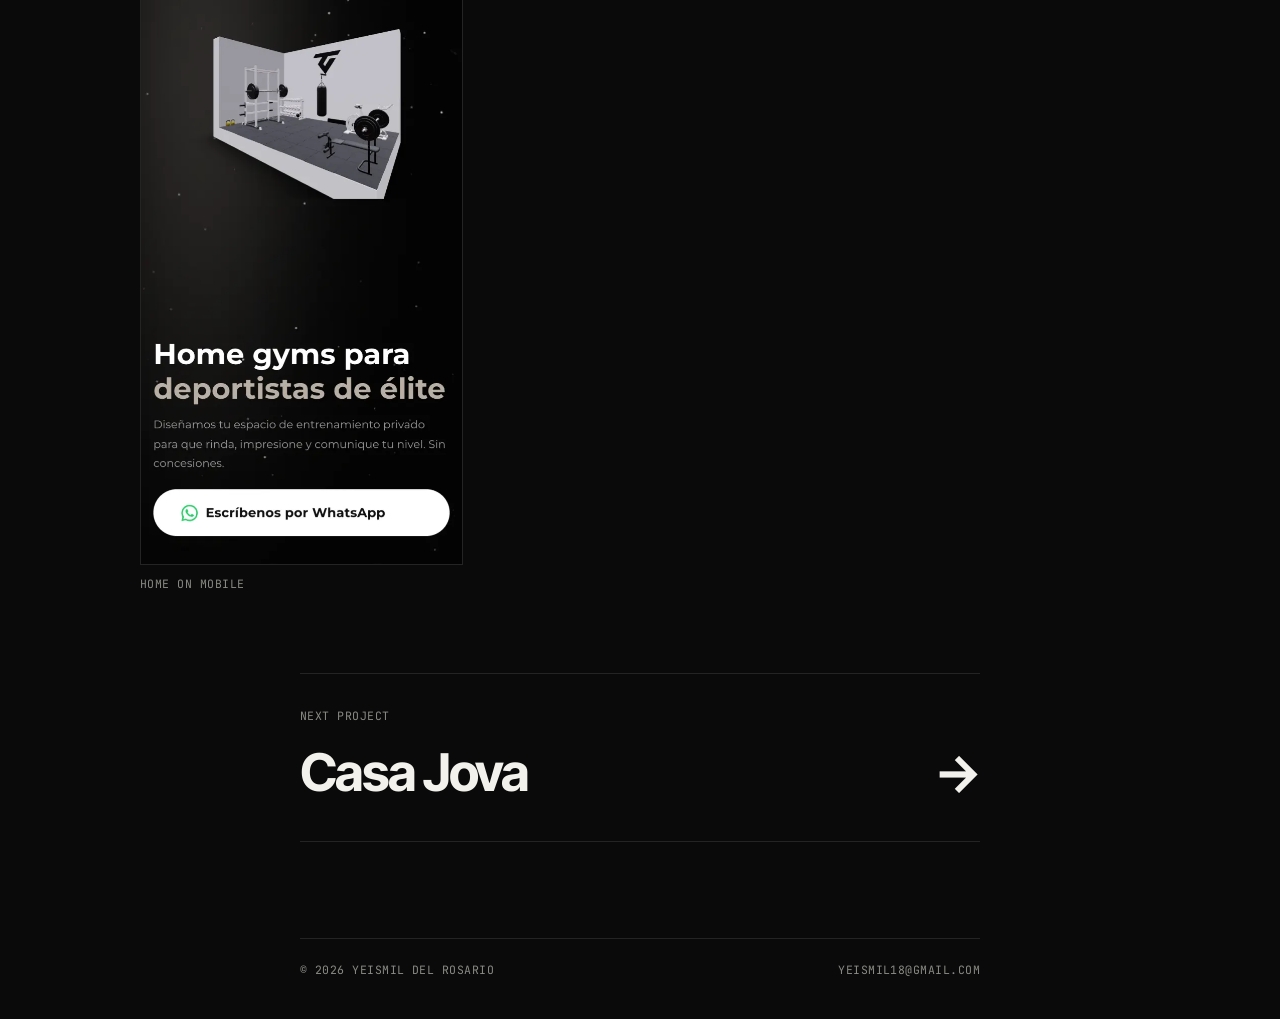
<file: projects/ranuse/index.html>
<!DOCTYPE html>
<html lang="en" data-theme="dark" data-lang="en" class="no-js">
<head>
<meta charset="UTF-8">
<meta name="viewport" content="width=device-width, initial-scale=1.0">
<title>Ranuse Design — Website, CRM and client portal for a home-gym design studio | Yeismil del Rosario</title>
<meta name="description" content="A studio that designs private home gyms for athletes. I built their public website and the internal tool where they run every project, which is also where each client follows their own.">
<meta name="author" content="Yeismil del Rosario">
<link rel="canonical" href="https://www.yeismil.com/projects/ranuse/">
<meta property="og:type" content="website">
<meta property="og:title" content="Ranuse Design — Website, CRM and client portal for a home-gym design studio | Yeismil del Rosario">
<meta property="og:description" content="A studio that designs private home gyms for athletes. I built their public website and the internal tool where they run every project, which is also where each client follows their own.">
<meta property="og:url" content="https://www.yeismil.com/projects/ranuse/">
<meta property="og:image" content="https://www.yeismil.com/assets/img/projects/ranuse-hero.webp">
<meta name="twitter:card" content="summary_large_image">
<meta name="theme-color" content="#0a0a0a">
<link rel="icon" href="/img/pulpo.png" type="image/png">
<script>
  (function () {
    var d = document.documentElement; d.classList.remove('no-js');
    try {
      var t = localStorage.getItem('theme'); if (t) d.dataset.theme = t;
      var l = localStorage.getItem('lang') || 'en';
      d.dataset.lang = l; d.lang = l;
    } catch (e) {}
  })();
</script>
<link rel="preconnect" href="https://fonts.googleapis.com">
<link rel="preconnect" href="https://fonts.gstatic.com" crossorigin>
<link href="https://fonts.googleapis.com/css2?family=Inter+Tight:wght@400;500;600;700&family=JetBrains+Mono:wght@400;500&display=swap" rel="stylesheet">
<link rel="stylesheet" href="/assets/site.css">
</head>
<body>

<div class="cs-bar">
  <div class="wrap topbar">
    <a class="back mono" href="/#projects"><span>←</span> Yeismil</a>
    <div class="controls">
      <div class="lang mono" role="group" aria-label="Language"><button data-set-lang="en" aria-pressed="true">EN</button><button data-set-lang="es" aria-pressed="false">ES</button></div>
      <button class="theme-btn" data-theme-toggle aria-label="Toggle dark / light mode"><svg class="moon" viewBox="0 0 24 24" fill="none" stroke="currentColor" stroke-width="2" stroke-linecap="round" stroke-linejoin="round" aria-hidden="true"><path d="M12 3a6 6 0 0 0 9 9 9 9 0 1 1-9-9Z"/></svg><svg class="sun" viewBox="0 0 24 24" fill="none" stroke="currentColor" stroke-width="2" stroke-linecap="round" stroke-linejoin="round" aria-hidden="true"><circle cx="12" cy="12" r="4"/><path d="M12 2v2M12 20v2M4.93 4.93l1.41 1.41M17.66 17.66l1.41 1.41M2 12h2M20 12h2M6.34 17.66l-1.41 1.41M19.07 4.93l-1.41 1.41"/></svg></button>
    </div>
  </div>
</div>

<main>
  <header class="wrap cs-head">
    <div class="cs-kicker mono rv"><span><span lang="en">Client work</span><span lang="es">Para cliente</span></span><span class="p-state live"><span lang="en">Live</span><span lang="es">En producción</span></span></div>
    <h1 class="cs-title rv">Ranuse Design</h1>
    <p lang="en" class="cs-tagline rv">Website, CRM and client portal for a home-gym design studio.</p><p lang="es" class="cs-tagline rv">Web, CRM y portal de clientes para un estudio de diseño de home gyms.</p>
    <p lang="en" class="cs-summary rv">A studio that designs private home gyms for athletes. I built their public website and the internal tool where they run every project, which is also where each client follows their own.</p><p lang="es" class="cs-summary rv">Un estudio que diseña gimnasios privados para deportistas. Hice su web pública y la herramienta interna donde gestionan cada proyecto, que es también donde cada cliente sigue el suyo.</p>
    <a class="btn cs-visit rv" href="https://ranusedesign.com" target="_blank" rel="noopener"><span><span lang="en">Visit</span><span lang="es">Visitar</span> ranusedesign.com</span><span>↗</span></a>
  </header>

  <div class="cs-hero"><img src="/assets/img/projects/ranuse-hero.webp" alt="Ranuse Design — home page" width="1600" height="1000" fetchpriority="high" decoding="async" style="view-transition-name:shot-ranuse"></div>

  <div class="wrap">
    <div class="cs-meta rv">
      <div><span class="mono"><span lang="en">Role</span><span lang="es">Rol</span></span><p lang="en">Freelance — full-stack development</p><p lang="es">Freelance — desarrollo full-stack</p></div>
      <div><span class="mono"><span lang="en">Timeline</span><span lang="es">Fechas</span></span><p lang="en">2025 — 2026</p><p lang="es">2025 — 2026</p></div>
      <div><span class="mono"><span lang="en">Status</span><span lang="es">Estado</span></span><p lang="en">Live</p><p lang="es">En producción</p></div>
    </div>

    <div class="metrics rv">
      <div class="metric"><b>3</b><span lang="en" class="mono">Roles: admin, team, client</span><span lang="es" class="mono">Roles: admin, equipo, cliente</span></div>
      <div class="metric"><b>5</b><span lang="en" class="mono">Project phases tracked</span><span lang="es" class="mono">Fases de proyecto</span></div>
      <div class="metric"><b>3D</b><span lang="en" class="mono">Interactive hero model</span><span lang="es" class="mono">Modelo interactivo en el hero</span></div>
      <div class="metric"><b>1</b><span lang="en" class="mono">Private portal per client</span><span lang="es" class="mono">Portal privado por cliente</span></div>
    </div>

    

    <div class="cs-section">
      <h2 class="rv"><span lang="en">How it works</span><span lang="es">Cómo funciona</span><span class="mono">01</span></h2>
      <div class="steps">
      <div class="step rv"><div><h3 lang="en">A 3D website</h3><h3 lang="es">Una web en 3D</h3><p lang="en">A rotatable 3D gym model in the hero, plus project listings and per-project galleries.</p><p lang="es">Un modelo 3D del gimnasio que se puede girar en el hero, más listado de proyectos y galería por proyecto.</p></div></div>
      <div class="step rv"><div><h3 lang="en">Project CRM</h3><h3 lang="es">CRM de proyectos</h3><p lang="en">Client projects move through 5 phases (diagnosis, pre-design, design, purchasing and site management) with renders, documents, notes and 3D tours.</p><p lang="es">Cada proyecto pasa por 5 fases (diagnóstico, prediseño, diseño, compras y dirección de obra) con renders, documentos, notas y tours 3D.</p></div></div>
      <div class="step rv"><div><h3 lang="en">Catalog and quotes</h3><h3 lang="es">Catálogo y presupuestos</h3><p lang="en">A materials and furniture catalog assigned to projects with drag and drop, and line-item quotes imported straight from it.</p><p lang="es">Catálogo de materiales y mobiliario que se asigna a cada proyecto arrastrando, y presupuestos por partidas importados desde él.</p></div></div>
      <div class="step rv"><div><h3 lang="en">Client portal</h3><h3 lang="es">Portal del cliente</h3><p lang="en">Each client logs in with their own credentials and follows their project: progress, renders, documents and virtual tours.</p><p lang="es">Cada cliente entra con su usuario y contraseña y sigue su proyecto: avance, renders, documentos y tours virtuales.</p></div></div>
    </div>
    </div>

    <div class="cs-section">
      <h2 class="rv"><span lang="en">How it's built</span><span lang="es">Cómo está hecho</span><span class="mono">02</span></h2>
      <div class="stack-line mono rv"><span>React 19</span><span>Vite</span><span>Express</span><span>Supabase</span><span>JWT</span><span>three.js</span><span>React Three Fiber</span><span>dnd-kit</span><span>Recharts</span><span>Vercel</span><span>Railway</span></div>
      <div class="steps">
      <div class="step rv"><div><h3 lang="en">Three roles, three contexts</h3><h3 lang="es">Tres roles, tres contextos</h3><p lang="en">Admin, team and client each get their own context and server middleware, so nobody sees more than they should.</p><p lang="es">Admin, equipo y cliente tienen cada uno su contexto y su middleware en el servidor: nadie ve más de lo que debe.</p></div></div>
      <div class="step rv"><div><h3 lang="en">Heavy 3D, light page</h3><h3 lang="es">3D pesado, página ligera</h3><p lang="en">The 3D model is lazy-loaded from storage, so the landing stays fast while the model streams in.</p><p lang="es">El modelo 3D se carga en diferido desde el storage, así que la landing va rápida mientras llega el modelo.</p></div></div>
    </div>
      
    </div>
  </div>

  <div class="gallery">
    <figure class="rv"><img src="/assets/img/projects/ranuse-s2.webp" alt="How they work" width="1600" height="1000" loading="lazy" decoding="async"><figcaption lang="en" class="mono">How they work</figcaption><figcaption lang="es" class="mono">Cómo trabajan</figcaption></figure>
    <figure class="rv mobile"><img src="/assets/img/projects/ranuse-mob.webp" alt="Home on mobile" width="640" height="1386" loading="lazy" decoding="async"><figcaption lang="en" class="mono">Home on mobile</figcaption><figcaption lang="es" class="mono">La home en móvil</figcaption></figure>
  </div>

  <div class="wrap">
    <a class="next rv" href="/projects/casajova/"><span class="mono"><span lang="en">Next project</span><span lang="es">Siguiente proyecto</span></span><b>Casa Jova <span>→</span></b></a>
    <footer class="site-foot mono">
    <span>© 2026 Yeismil del Rosario</span>
    <a href="mailto:yeismil18@gmail.com">yeismil18@gmail.com</a>
  </footer>
  </div>
</main>

<script src="/assets/site.js" defer></script>
</body>
</html>
</file>
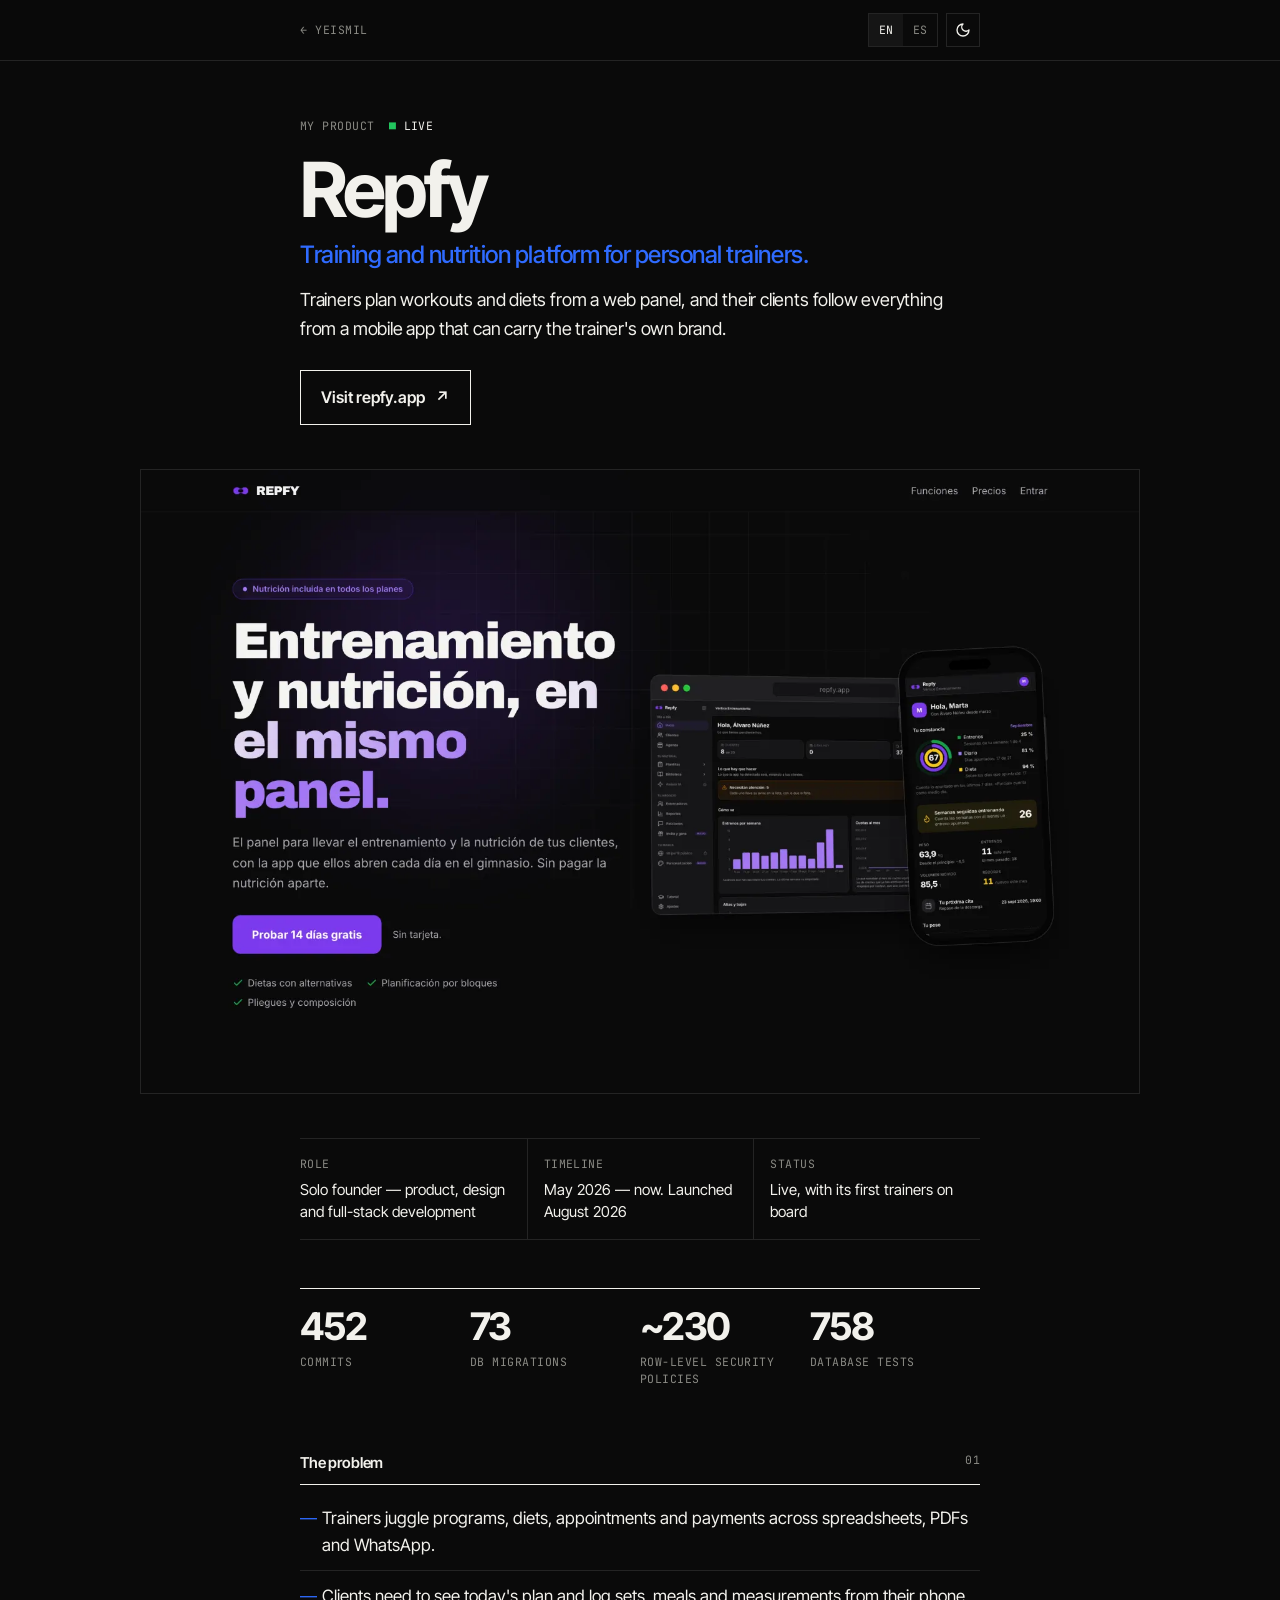
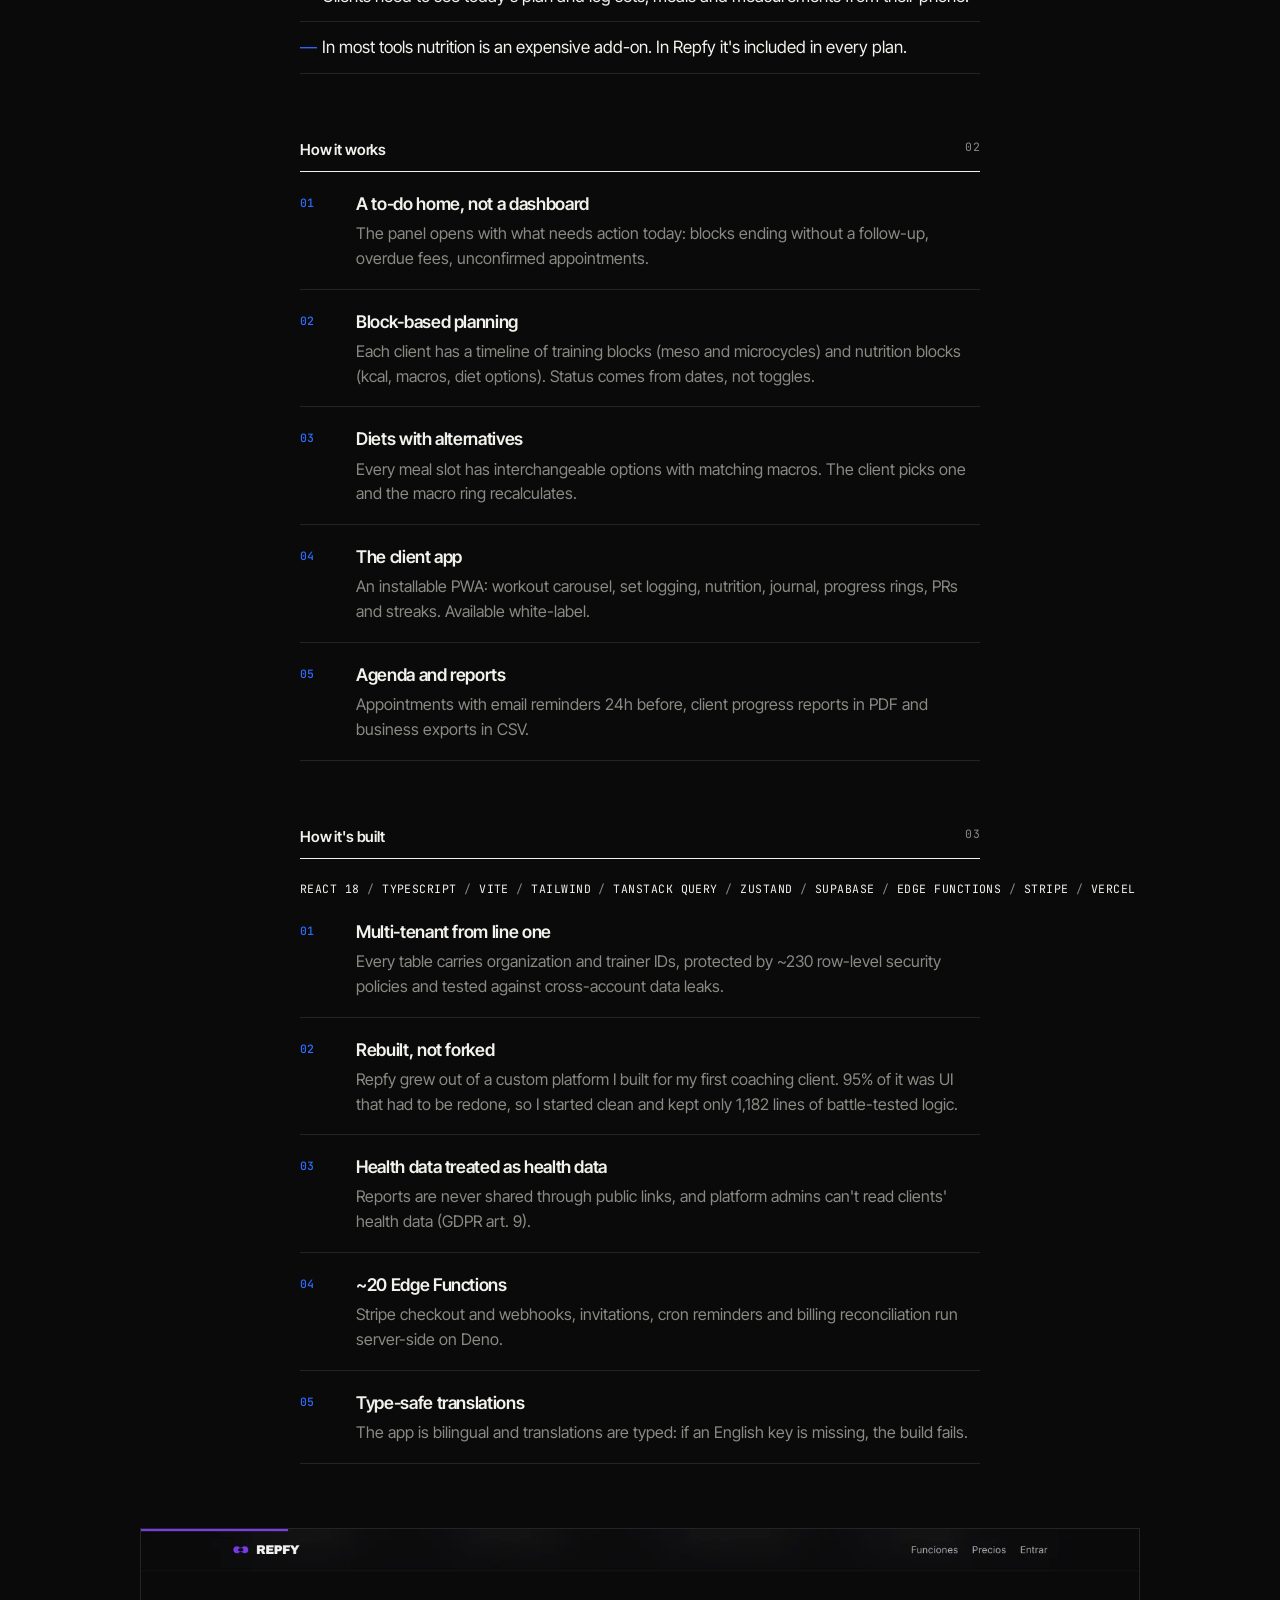
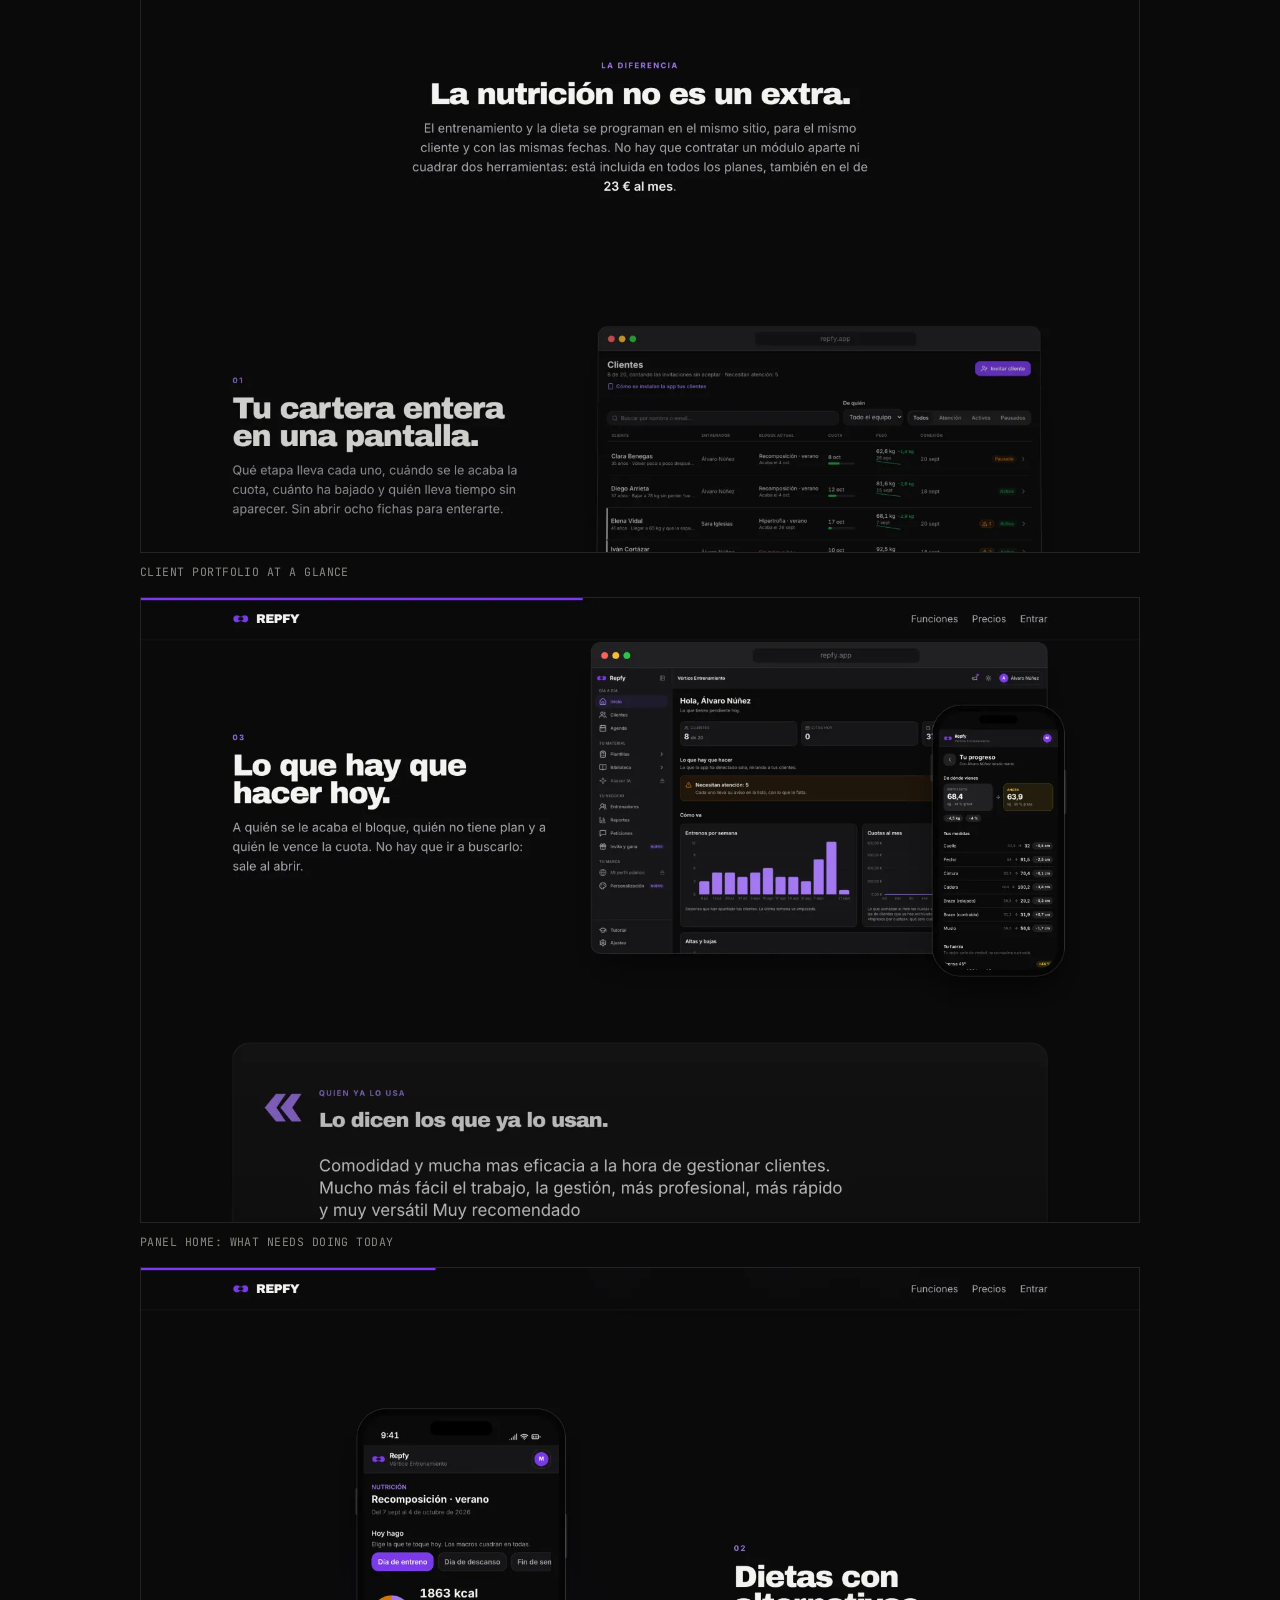
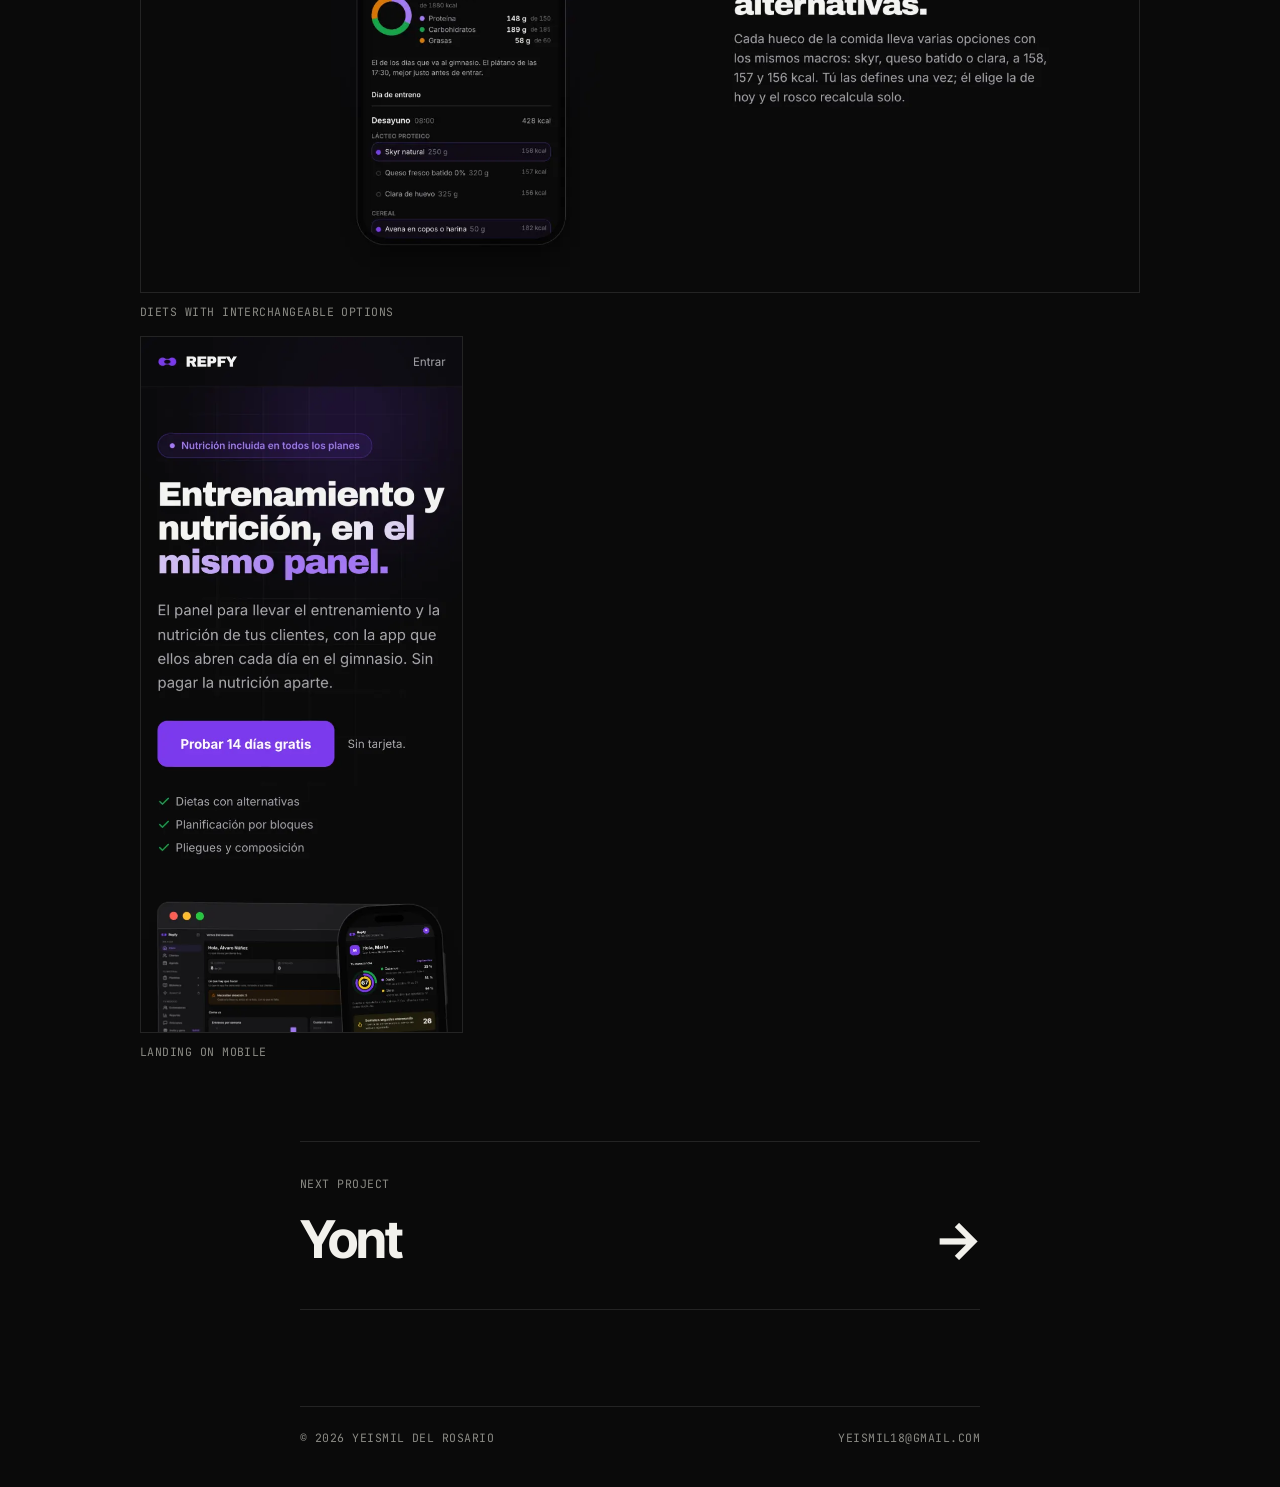
<file: projects/repfy/index.html>
<!DOCTYPE html>
<html lang="en" data-theme="dark" data-lang="en" class="no-js">
<head>
<meta charset="UTF-8">
<meta name="viewport" content="width=device-width, initial-scale=1.0">
<title>Repfy — Training and nutrition platform for personal trainers | Yeismil del Rosario</title>
<meta name="description" content="Trainers plan workouts and diets from a web panel, and their clients follow everything from a mobile app that can carry the trainer's own brand.">
<meta name="author" content="Yeismil del Rosario">
<link rel="canonical" href="https://www.yeismil.com/projects/repfy/">
<meta property="og:type" content="website">
<meta property="og:title" content="Repfy — Training and nutrition platform for personal trainers | Yeismil del Rosario">
<meta property="og:description" content="Trainers plan workouts and diets from a web panel, and their clients follow everything from a mobile app that can carry the trainer's own brand.">
<meta property="og:url" content="https://www.yeismil.com/projects/repfy/">
<meta property="og:image" content="https://www.yeismil.com/assets/img/projects/repfy-hero.webp">
<meta name="twitter:card" content="summary_large_image">
<meta name="theme-color" content="#0a0a0a">
<link rel="icon" href="/img/pulpo.png" type="image/png">
<script>
  (function () {
    var d = document.documentElement; d.classList.remove('no-js');
    try {
      var t = localStorage.getItem('theme'); if (t) d.dataset.theme = t;
      var l = localStorage.getItem('lang') || 'en';
      d.dataset.lang = l; d.lang = l;
    } catch (e) {}
  })();
</script>
<link rel="preconnect" href="https://fonts.googleapis.com">
<link rel="preconnect" href="https://fonts.gstatic.com" crossorigin>
<link href="https://fonts.googleapis.com/css2?family=Inter+Tight:wght@400;500;600;700&family=JetBrains+Mono:wght@400;500&display=swap" rel="stylesheet">
<link rel="stylesheet" href="/assets/site.css">
</head>
<body>

<div class="cs-bar">
  <div class="wrap topbar">
    <a class="back mono" href="/#projects"><span>←</span> Yeismil</a>
    <div class="controls">
      <div class="lang mono" role="group" aria-label="Language"><button data-set-lang="en" aria-pressed="true">EN</button><button data-set-lang="es" aria-pressed="false">ES</button></div>
      <button class="theme-btn" data-theme-toggle aria-label="Toggle dark / light mode"><svg class="moon" viewBox="0 0 24 24" fill="none" stroke="currentColor" stroke-width="2" stroke-linecap="round" stroke-linejoin="round" aria-hidden="true"><path d="M12 3a6 6 0 0 0 9 9 9 9 0 1 1-9-9Z"/></svg><svg class="sun" viewBox="0 0 24 24" fill="none" stroke="currentColor" stroke-width="2" stroke-linecap="round" stroke-linejoin="round" aria-hidden="true"><circle cx="12" cy="12" r="4"/><path d="M12 2v2M12 20v2M4.93 4.93l1.41 1.41M17.66 17.66l1.41 1.41M2 12h2M20 12h2M6.34 17.66l-1.41 1.41M19.07 4.93l-1.41 1.41"/></svg></button>
    </div>
  </div>
</div>

<main>
  <header class="wrap cs-head">
    <div class="cs-kicker mono rv"><span><span lang="en">My product</span><span lang="es">Producto propio</span></span><span class="p-state live"><span lang="en">Live</span><span lang="es">En producción</span></span></div>
    <h1 class="cs-title rv">Repfy</h1>
    <p lang="en" class="cs-tagline rv">Training and nutrition platform for personal trainers.</p><p lang="es" class="cs-tagline rv">Plataforma de entrenamiento y nutrición para entrenadores personales.</p>
    <p lang="en" class="cs-summary rv">Trainers plan workouts and diets from a web panel, and their clients follow everything from a mobile app that can carry the trainer's own brand.</p><p lang="es" class="cs-summary rv">El entrenador planifica entrenos y dietas desde un panel web, y sus clientes lo siguen todo desde una app móvil que puede llevar su propia marca.</p>
    <a class="btn cs-visit rv" href="https://repfy.app" target="_blank" rel="noopener"><span><span lang="en">Visit</span><span lang="es">Visitar</span> repfy.app</span><span>↗</span></a>
  </header>

  <div class="cs-hero"><img src="/assets/img/projects/repfy-hero.webp" alt="Repfy — home page" width="1600" height="1000" fetchpriority="high" decoding="async" style="view-transition-name:shot-repfy"></div>

  <div class="wrap">
    <div class="cs-meta rv">
      <div><span class="mono"><span lang="en">Role</span><span lang="es">Rol</span></span><p lang="en">Solo founder — product, design and full-stack development</p><p lang="es">Fundador en solitario — producto, diseño y desarrollo full-stack</p></div>
      <div><span class="mono"><span lang="en">Timeline</span><span lang="es">Fechas</span></span><p lang="en">May 2026 — now. Launched August 2026</p><p lang="es">Mayo 2026 — hoy. Lanzado en agosto de 2026</p></div>
      <div><span class="mono"><span lang="en">Status</span><span lang="es">Estado</span></span><p lang="en">Live, with its first trainers on board</p><p lang="es">En producción, con sus primeros entrenadores</p></div>
    </div>

    <div class="metrics rv">
      <div class="metric"><b>452</b><span lang="en" class="mono">Commits</span><span lang="es" class="mono">Commits</span></div>
      <div class="metric"><b>73</b><span lang="en" class="mono">DB migrations</span><span lang="es" class="mono">Migraciones</span></div>
      <div class="metric"><b>~230</b><span lang="en" class="mono">Row-level security policies</span><span lang="es" class="mono">Políticas de seguridad RLS</span></div>
      <div class="metric"><b>758</b><span lang="en" class="mono">Database tests</span><span lang="es" class="mono">Tests de base de datos</span></div>
    </div>

    <div class="cs-section">
      <h2 class="rv"><span lang="en">The problem</span><span lang="es">El problema</span><span class="mono">01</span></h2>
      <ul class="cs-list" lang="en"><li class="rv">Trainers juggle programs, diets, appointments and payments across spreadsheets, PDFs and WhatsApp.</li><li class="rv">Clients need to see today's plan and log sets, meals and measurements from their phone.</li><li class="rv">In most tools nutrition is an expensive add-on. In Repfy it's included in every plan.</li></ul>
      <ul class="cs-list" lang="es"><li class="rv">Los entrenadores llevan planes, dietas, citas y cuotas repartidos entre Excel, PDFs y WhatsApp.</li><li class="rv">Sus clientes necesitan ver el plan del día y apuntar series, comidas y medidas desde el móvil.</li><li class="rv">En la mayoría de herramientas la nutrición es un extra caro. En Repfy va incluida en todos los planes.</li></ul>
    </div>

    <div class="cs-section">
      <h2 class="rv"><span lang="en">How it works</span><span lang="es">Cómo funciona</span><span class="mono">02</span></h2>
      <div class="steps">
      <div class="step rv"><div><h3 lang="en">A to-do home, not a dashboard</h3><h3 lang="es">Un inicio de tareas, no de gráficas</h3><p lang="en">The panel opens with what needs action today: blocks ending without a follow-up, overdue fees, unconfirmed appointments.</p><p lang="es">El panel abre con lo que hay que hacer hoy: bloques que terminan sin continuación, cuotas vencidas, citas sin confirmar.</p></div></div>
      <div class="step rv"><div><h3 lang="en">Block-based planning</h3><h3 lang="es">Planificación por bloques</h3><p lang="en">Each client has a timeline of training blocks (meso and microcycles) and nutrition blocks (kcal, macros, diet options). Status comes from dates, not toggles.</p><p lang="es">Cada cliente tiene una línea de tiempo con bloques de entreno (meso y microciclos) y de nutrición (kcal, macros, opciones). El estado sale de las fechas, no de interruptores.</p></div></div>
      <div class="step rv"><div><h3 lang="en">Diets with alternatives</h3><h3 lang="es">Dietas con alternativas</h3><p lang="en">Every meal slot has interchangeable options with matching macros. The client picks one and the macro ring recalculates.</p><p lang="es">Cada comida tiene varias opciones con los mismos macros. El cliente elige y el rosco de macros se recalcula solo.</p></div></div>
      <div class="step rv"><div><h3 lang="en">The client app</h3><h3 lang="es">La app del cliente</h3><p lang="en">An installable PWA: workout carousel, set logging, nutrition, journal, progress rings, PRs and streaks. Available white-label.</p><p lang="es">Una PWA instalable: carrusel de entrenos, registro de series, nutrición, diario, anillos de progreso, récords y rachas. Disponible con marca propia.</p></div></div>
      <div class="step rv"><div><h3 lang="en">Agenda and reports</h3><h3 lang="es">Agenda y reportes</h3><p lang="en">Appointments with email reminders 24h before, client progress reports in PDF and business exports in CSV.</p><p lang="es">Citas con recordatorio por email 24h antes, informes de progreso del cliente en PDF y exportación del negocio en CSV.</p></div></div>
    </div>
    </div>

    <div class="cs-section">
      <h2 class="rv"><span lang="en">How it's built</span><span lang="es">Cómo está hecho</span><span class="mono">03</span></h2>
      <div class="stack-line mono rv"><span>React 18</span><span>TypeScript</span><span>Vite</span><span>Tailwind</span><span>TanStack Query</span><span>Zustand</span><span>Supabase</span><span>Edge Functions</span><span>Stripe</span><span>Vercel</span></div>
      <div class="steps">
      <div class="step rv"><div><h3 lang="en">Multi-tenant from line one</h3><h3 lang="es">Multi-cuenta desde la primera línea</h3><p lang="en">Every table carries organization and trainer IDs, protected by ~230 row-level security policies and tested against cross-account data leaks.</p><p lang="es">Todas las tablas llevan organización y entrenador, protegidas por ~230 políticas RLS y con tests que comprueban que no hay fugas entre cuentas.</p></div></div>
      <div class="step rv"><div><h3 lang="en">Rebuilt, not forked</h3><h3 lang="es">Rehecho, no copiado</h3><p lang="en">Repfy grew out of a custom platform I built for my first coaching client. 95% of it was UI that had to be redone, so I started clean and kept only 1,182 lines of battle-tested logic.</p><p lang="es">Repfy nace de una plataforma a medida que hice para mi primer entrenador. El 95% era interfaz que había que rehacer, así que empecé de cero y solo me quedé con 1.182 líneas de lógica ya probada.</p></div></div>
      <div class="step rv"><div><h3 lang="en">Health data treated as health data</h3><h3 lang="es">Datos de salud tratados como tal</h3><p lang="en">Reports are never shared through public links, and platform admins can't read clients' health data (GDPR art. 9).</p><p lang="es">Los informes nunca se comparten con enlaces públicos y el admin de la plataforma no puede leer datos de salud de los clientes (art. 9 RGPD).</p></div></div>
      <div class="step rv"><div><h3 lang="en">~20 Edge Functions</h3><h3 lang="es">~20 Edge Functions</h3><p lang="en">Stripe checkout and webhooks, invitations, cron reminders and billing reconciliation run server-side on Deno.</p><p lang="es">Checkout y webhooks de Stripe, invitaciones, recordatorios por cron y conciliación de cobros, todo en el servidor con Deno.</p></div></div>
      <div class="step rv"><div><h3 lang="en">Type-safe translations</h3><h3 lang="es">Traducciones tipadas</h3><p lang="en">The app is bilingual and translations are typed: if an English key is missing, the build fails.</p><p lang="es">La app es bilingüe y las traducciones están tipadas: si falta una clave en inglés, el build falla.</p></div></div>
    </div>
      
    </div>
  </div>

  <div class="gallery">
    <figure class="rv"><img src="/assets/img/projects/repfy-s2.webp" alt="Client portfolio at a glance" width="1600" height="1000" loading="lazy" decoding="async"><figcaption lang="en" class="mono">Client portfolio at a glance</figcaption><figcaption lang="es" class="mono">Toda la cartera de clientes de un vistazo</figcaption></figure>
    <figure class="rv"><img src="/assets/img/projects/repfy-s4.webp" alt="Panel home: what needs doing today" width="1600" height="1000" loading="lazy" decoding="async"><figcaption lang="en" class="mono">Panel home: what needs doing today</figcaption><figcaption lang="es" class="mono">Inicio del panel: lo que hay que hacer hoy</figcaption></figure>
    <figure class="rv"><img src="/assets/img/projects/repfy-s3.webp" alt="Diets with interchangeable options" width="1600" height="1000" loading="lazy" decoding="async"><figcaption lang="en" class="mono">Diets with interchangeable options</figcaption><figcaption lang="es" class="mono">Dietas con opciones intercambiables</figcaption></figure>
    <figure class="rv mobile"><img src="/assets/img/projects/repfy-mob.webp" alt="Landing on mobile" width="640" height="1386" loading="lazy" decoding="async"><figcaption lang="en" class="mono">Landing on mobile</figcaption><figcaption lang="es" class="mono">La landing en móvil</figcaption></figure>
  </div>

  <div class="wrap">
    <a class="next rv" href="/projects/yont/"><span class="mono"><span lang="en">Next project</span><span lang="es">Siguiente proyecto</span></span><b>Yont <span>→</span></b></a>
    <footer class="site-foot mono">
    <span>© 2026 Yeismil del Rosario</span>
    <a href="mailto:yeismil18@gmail.com">yeismil18@gmail.com</a>
  </footer>
  </div>
</main>

<script src="/assets/site.js" defer></script>
</body>
</html>
</file>
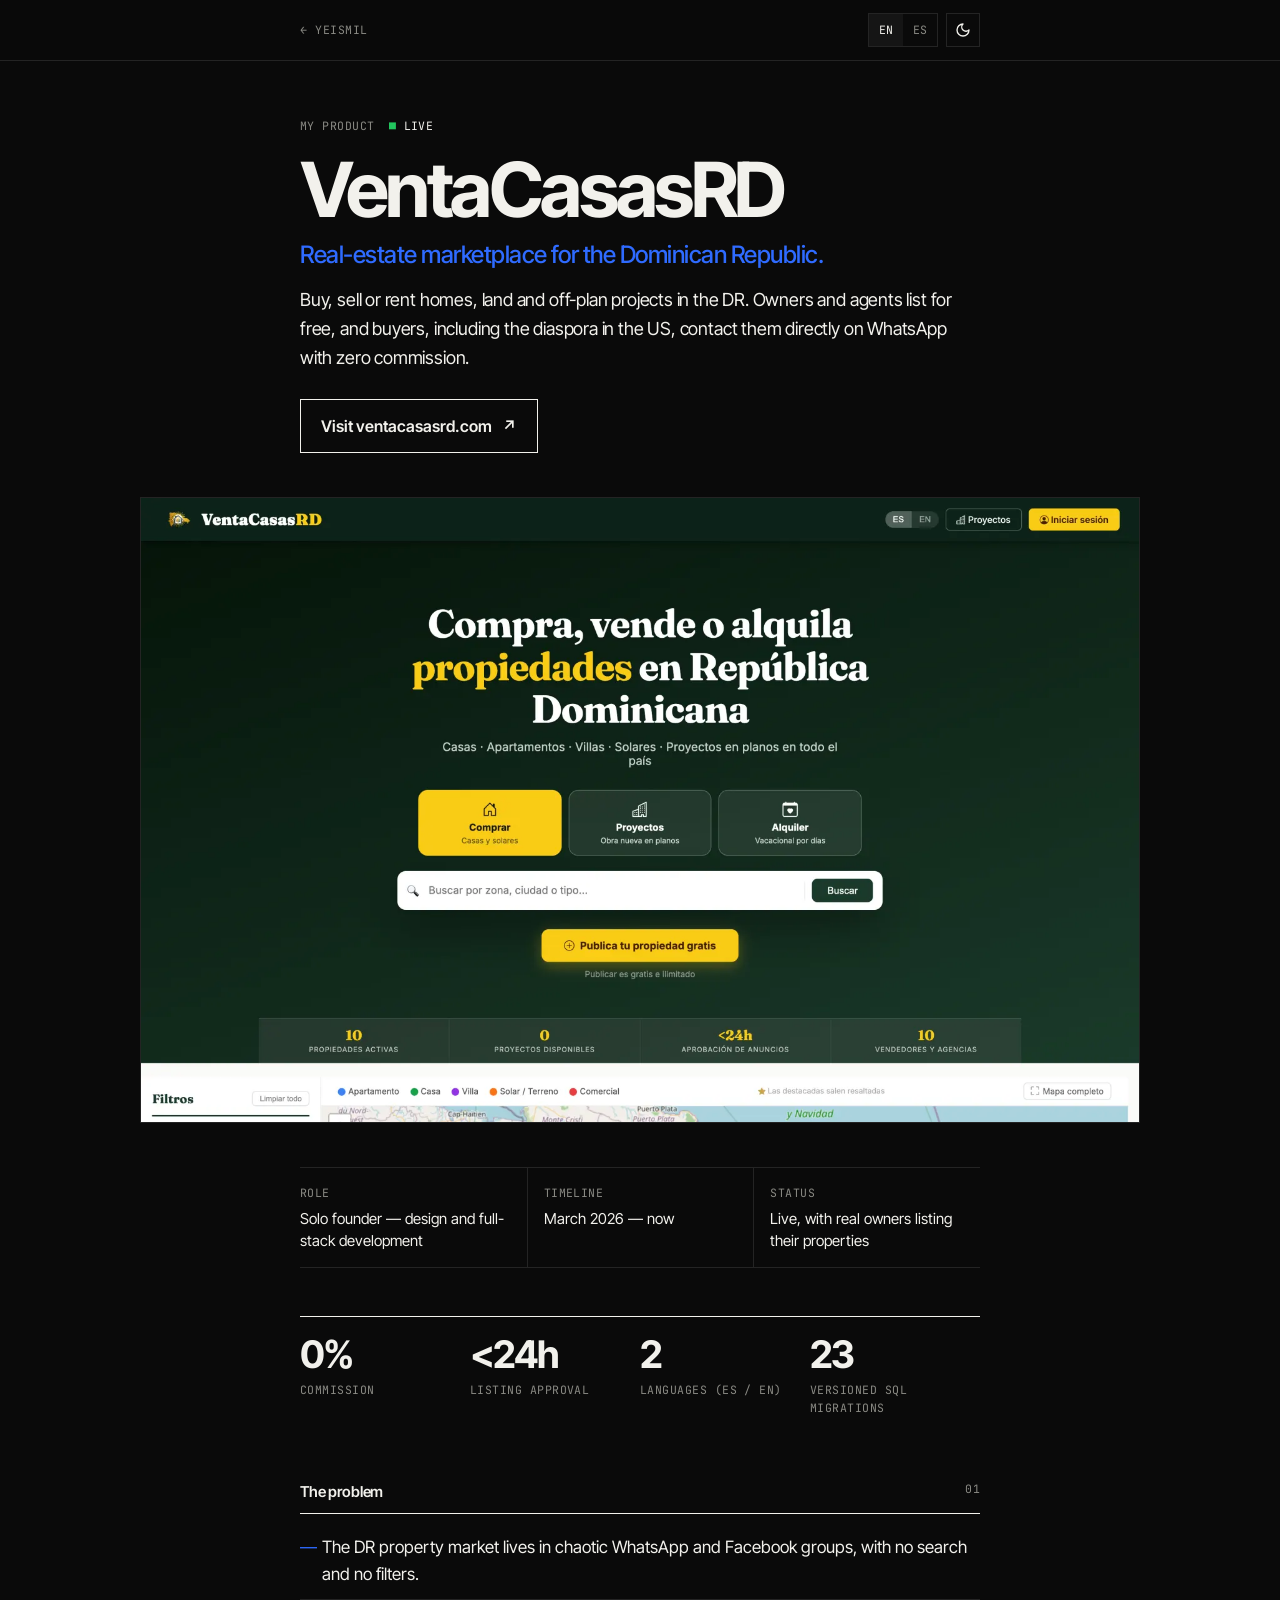
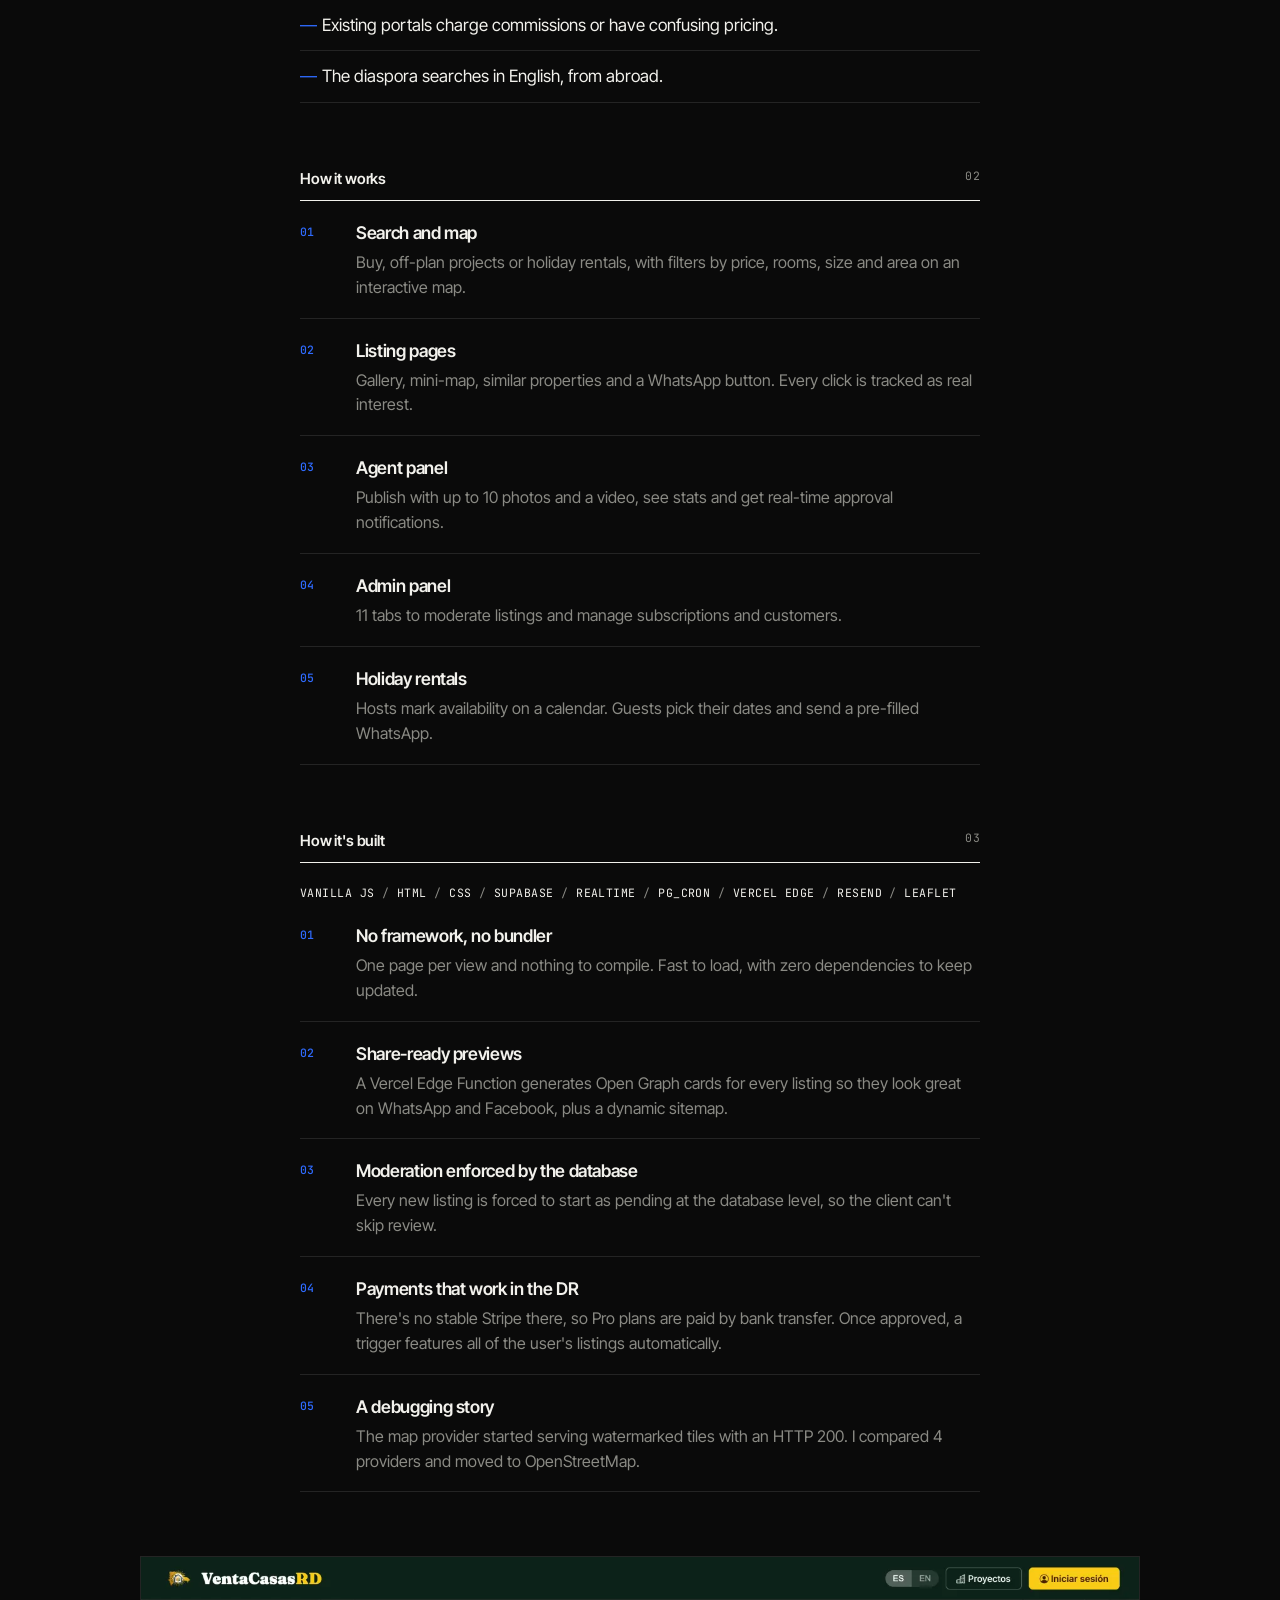
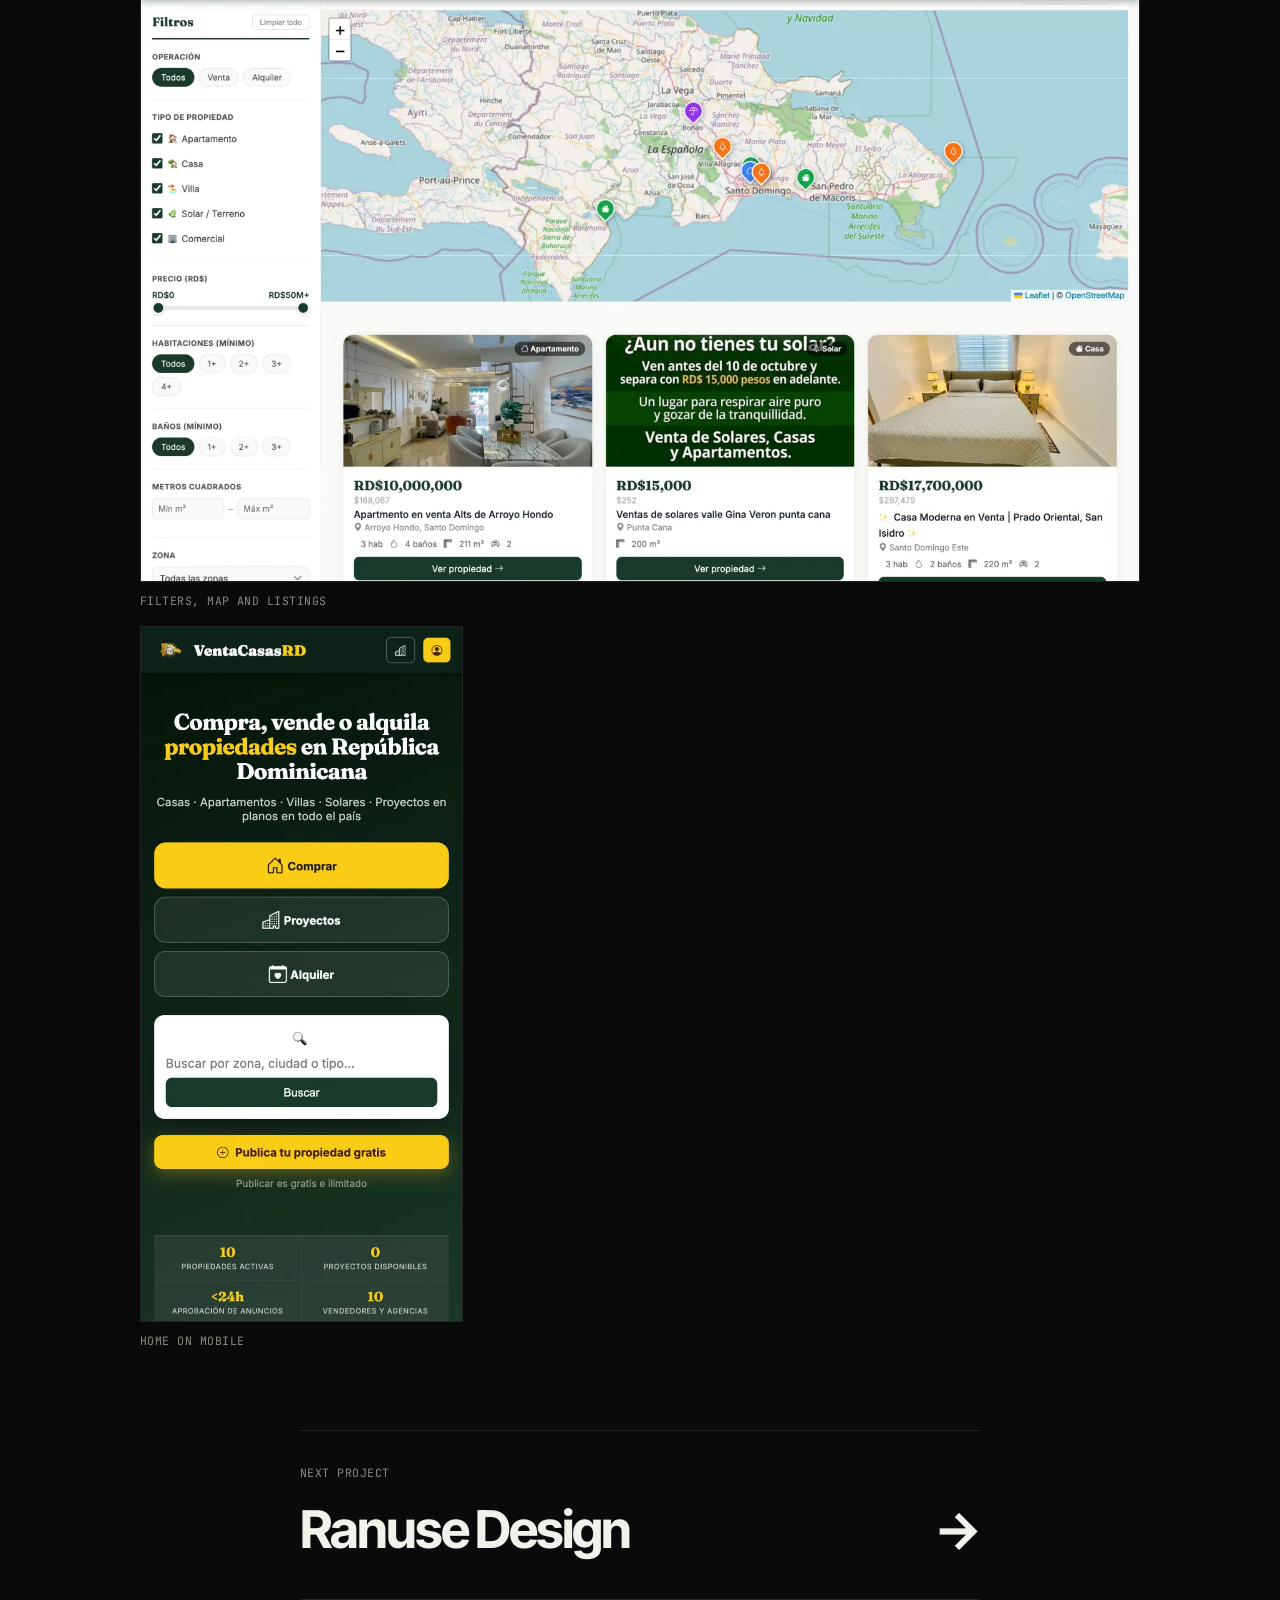
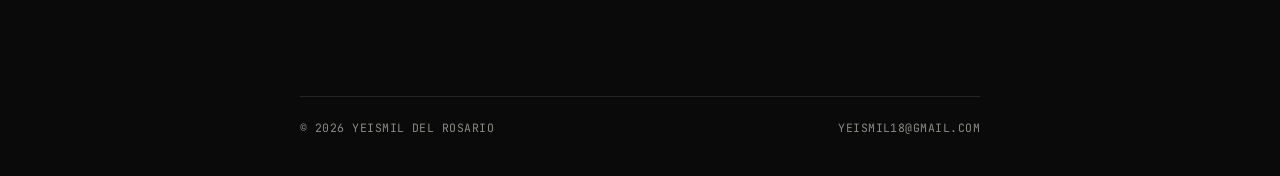
<file: projects/ventacasasrd/index.html>
<!DOCTYPE html>
<html lang="en" data-theme="dark" data-lang="en" class="no-js">
<head>
<meta charset="UTF-8">
<meta name="viewport" content="width=device-width, initial-scale=1.0">
<title>VentaCasasRD — Real-estate marketplace for the Dominican Republic | Yeismil del Rosario</title>
<meta name="description" content="Buy, sell or rent homes, land and off-plan projects in the DR. Owners and agents list for free, and buyers, including the diaspora in the US, contact them directly on WhatsApp with zero commission.">
<meta name="author" content="Yeismil del Rosario">
<link rel="canonical" href="https://www.yeismil.com/projects/ventacasasrd/">
<meta property="og:type" content="website">
<meta property="og:title" content="VentaCasasRD — Real-estate marketplace for the Dominican Republic | Yeismil del Rosario">
<meta property="og:description" content="Buy, sell or rent homes, land and off-plan projects in the DR. Owners and agents list for free, and buyers, including the diaspora in the US, contact them directly on WhatsApp with zero commission.">
<meta property="og:url" content="https://www.yeismil.com/projects/ventacasasrd/">
<meta property="og:image" content="https://www.yeismil.com/assets/img/projects/vcrd-hero.webp">
<meta name="twitter:card" content="summary_large_image">
<meta name="theme-color" content="#0a0a0a">
<link rel="icon" href="/img/pulpo.png" type="image/png">
<script>
  (function () {
    var d = document.documentElement; d.classList.remove('no-js');
    try {
      var t = localStorage.getItem('theme'); if (t) d.dataset.theme = t;
      var l = localStorage.getItem('lang') || 'en';
      d.dataset.lang = l; d.lang = l;
    } catch (e) {}
  })();
</script>
<link rel="preconnect" href="https://fonts.googleapis.com">
<link rel="preconnect" href="https://fonts.gstatic.com" crossorigin>
<link href="https://fonts.googleapis.com/css2?family=Inter+Tight:wght@400;500;600;700&family=JetBrains+Mono:wght@400;500&display=swap" rel="stylesheet">
<link rel="stylesheet" href="/assets/site.css">
</head>
<body>

<div class="cs-bar">
  <div class="wrap topbar">
    <a class="back mono" href="/#projects"><span>←</span> Yeismil</a>
    <div class="controls">
      <div class="lang mono" role="group" aria-label="Language"><button data-set-lang="en" aria-pressed="true">EN</button><button data-set-lang="es" aria-pressed="false">ES</button></div>
      <button class="theme-btn" data-theme-toggle aria-label="Toggle dark / light mode"><svg class="moon" viewBox="0 0 24 24" fill="none" stroke="currentColor" stroke-width="2" stroke-linecap="round" stroke-linejoin="round" aria-hidden="true"><path d="M12 3a6 6 0 0 0 9 9 9 9 0 1 1-9-9Z"/></svg><svg class="sun" viewBox="0 0 24 24" fill="none" stroke="currentColor" stroke-width="2" stroke-linecap="round" stroke-linejoin="round" aria-hidden="true"><circle cx="12" cy="12" r="4"/><path d="M12 2v2M12 20v2M4.93 4.93l1.41 1.41M17.66 17.66l1.41 1.41M2 12h2M20 12h2M6.34 17.66l-1.41 1.41M19.07 4.93l-1.41 1.41"/></svg></button>
    </div>
  </div>
</div>

<main>
  <header class="wrap cs-head">
    <div class="cs-kicker mono rv"><span><span lang="en">My product</span><span lang="es">Producto propio</span></span><span class="p-state live"><span lang="en">Live</span><span lang="es">En producción</span></span></div>
    <h1 class="cs-title rv">VentaCasasRD</h1>
    <p lang="en" class="cs-tagline rv">Real-estate marketplace for the Dominican Republic.</p><p lang="es" class="cs-tagline rv">Portal inmobiliario para República Dominicana.</p>
    <p lang="en" class="cs-summary rv">Buy, sell or rent homes, land and off-plan projects in the DR. Owners and agents list for free, and buyers, including the diaspora in the US, contact them directly on WhatsApp with zero commission.</p><p lang="es" class="cs-summary rv">Compra, venta y alquiler de casas, solares y proyectos en planos en RD. Propietarios y agentes publican gratis, y los compradores, también la diáspora en EE. UU., les escriben directo por WhatsApp sin comisiones.</p>
    <a class="btn cs-visit rv" href="https://www.ventacasasrd.com" target="_blank" rel="noopener"><span><span lang="en">Visit</span><span lang="es">Visitar</span> ventacasasrd.com</span><span>↗</span></a>
  </header>

  <div class="cs-hero"><img src="/assets/img/projects/vcrd-hero.webp" alt="VentaCasasRD — home page" width="1600" height="1000" fetchpriority="high" decoding="async" style="view-transition-name:shot-ventacasasrd"></div>

  <div class="wrap">
    <div class="cs-meta rv">
      <div><span class="mono"><span lang="en">Role</span><span lang="es">Rol</span></span><p lang="en">Solo founder — design and full-stack development</p><p lang="es">Fundador en solitario — diseño y desarrollo full-stack</p></div>
      <div><span class="mono"><span lang="en">Timeline</span><span lang="es">Fechas</span></span><p lang="en">March 2026 — now</p><p lang="es">Marzo 2026 — hoy</p></div>
      <div><span class="mono"><span lang="en">Status</span><span lang="es">Estado</span></span><p lang="en">Live, with real owners listing their properties</p><p lang="es">En producción, con propietarios reales publicando</p></div>
    </div>

    <div class="metrics rv">
      <div class="metric"><b>0%</b><span lang="en" class="mono">Commission</span><span lang="es" class="mono">Comisión</span></div>
      <div class="metric"><b>&lt;24h</b><span lang="en" class="mono">Listing approval</span><span lang="es" class="mono">Aprobación de anuncios</span></div>
      <div class="metric"><b>2</b><span lang="en" class="mono">Languages (ES / EN)</span><span lang="es" class="mono">Idiomas (ES / EN)</span></div>
      <div class="metric"><b>23</b><span lang="en" class="mono">Versioned SQL migrations</span><span lang="es" class="mono">Migraciones SQL versionadas</span></div>
    </div>

    <div class="cs-section">
      <h2 class="rv"><span lang="en">The problem</span><span lang="es">El problema</span><span class="mono">01</span></h2>
      <ul class="cs-list" lang="en"><li class="rv">The DR property market lives in chaotic WhatsApp and Facebook groups, with no search and no filters.</li><li class="rv">Existing portals charge commissions or have confusing pricing.</li><li class="rv">The diaspora searches in English, from abroad.</li></ul>
      <ul class="cs-list" lang="es"><li class="rv">El mercado inmobiliario en RD vive en grupos de WhatsApp y Facebook caóticos, sin búsqueda ni filtros.</li><li class="rv">Los portales que existen cobran comisión o tienen precios confusos.</li><li class="rv">La diáspora busca en inglés y desde fuera del país.</li></ul>
    </div>

    <div class="cs-section">
      <h2 class="rv"><span lang="en">How it works</span><span lang="es">Cómo funciona</span><span class="mono">02</span></h2>
      <div class="steps">
      <div class="step rv"><div><h3 lang="en">Search and map</h3><h3 lang="es">Búsqueda y mapa</h3><p lang="en">Buy, off-plan projects or holiday rentals, with filters by price, rooms, size and area on an interactive map.</p><p lang="es">Comprar, proyectos en planos o alquiler vacacional, con filtros por precio, habitaciones, metros y zona sobre un mapa interactivo.</p></div></div>
      <div class="step rv"><div><h3 lang="en">Listing pages</h3><h3 lang="es">Ficha de propiedad</h3><p lang="en">Gallery, mini-map, similar properties and a WhatsApp button. Every click is tracked as real interest.</p><p lang="es">Galería, mini mapa, propiedades similares y botón de WhatsApp. Cada clic se registra como interés real.</p></div></div>
      <div class="step rv"><div><h3 lang="en">Agent panel</h3><h3 lang="es">Panel del anunciante</h3><p lang="en">Publish with up to 10 photos and a video, see stats and get real-time approval notifications.</p><p lang="es">Publica con hasta 10 fotos y vídeo, ve estadísticas y recibe avisos en tiempo real cuando se aprueba.</p></div></div>
      <div class="step rv"><div><h3 lang="en">Admin panel</h3><h3 lang="es">Panel de administración</h3><p lang="en">11 tabs to moderate listings and manage subscriptions and customers.</p><p lang="es">11 pestañas para moderar anuncios y gestionar suscripciones y clientes.</p></div></div>
      <div class="step rv"><div><h3 lang="en">Holiday rentals</h3><h3 lang="es">Alquiler vacacional</h3><p lang="en">Hosts mark availability on a calendar. Guests pick their dates and send a pre-filled WhatsApp.</p><p lang="es">El anfitrión marca la disponibilidad en un calendario. El huésped elige fechas y envía un WhatsApp ya redactado.</p></div></div>
    </div>
    </div>

    <div class="cs-section">
      <h2 class="rv"><span lang="en">How it's built</span><span lang="es">Cómo está hecho</span><span class="mono">03</span></h2>
      <div class="stack-line mono rv"><span>Vanilla JS</span><span>HTML</span><span>CSS</span><span>Supabase</span><span>Realtime</span><span>pg_cron</span><span>Vercel Edge</span><span>Resend</span><span>Leaflet</span></div>
      <div class="steps">
      <div class="step rv"><div><h3 lang="en">No framework, no bundler</h3><h3 lang="es">Sin framework ni bundler</h3><p lang="en">One page per view and nothing to compile. Fast to load, with zero dependencies to keep updated.</p><p lang="es">Una página por vista y nada que compilar. Carga rápida y cero dependencias que mantener.</p></div></div>
      <div class="step rv"><div><h3 lang="en">Share-ready previews</h3><h3 lang="es">Previews listas para compartir</h3><p lang="en">A Vercel Edge Function generates Open Graph cards for every listing so they look great on WhatsApp and Facebook, plus a dynamic sitemap.</p><p lang="es">Una Edge Function genera la tarjeta Open Graph de cada anuncio para que se vea bien en WhatsApp y Facebook, más un sitemap dinámico.</p></div></div>
      <div class="step rv"><div><h3 lang="en">Moderation enforced by the database</h3><h3 lang="es">Moderación obligada por la base de datos</h3><p lang="en">Every new listing is forced to start as pending at the database level, so the client can't skip review.</p><p lang="es">Cada anuncio nuevo nace como pendiente por regla de la base de datos: el cliente no puede saltarse la revisión.</p></div></div>
      <div class="step rv"><div><h3 lang="en">Payments that work in the DR</h3><h3 lang="es">Pagos que funcionan en RD</h3><p lang="en">There's no stable Stripe there, so Pro plans are paid by bank transfer. Once approved, a trigger features all of the user's listings automatically.</p><p lang="es">Allí no hay Stripe estable, así que el plan Pro se paga por transferencia. Al aprobarlo, un trigger destaca todos los anuncios del usuario automáticamente.</p></div></div>
      <div class="step rv"><div><h3 lang="en">A debugging story</h3><h3 lang="es">Una historia de debugging</h3><p lang="en">The map provider started serving watermarked tiles with an HTTP 200. I compared 4 providers and moved to OpenStreetMap.</p><p lang="es">El proveedor del mapa empezó a servir tiles con marca de agua y respuesta 200. Comparé 4 proveedores y migré a OpenStreetMap.</p></div></div>
    </div>
      
    </div>
  </div>

  <div class="gallery">
    <figure class="rv"><img src="/assets/img/projects/vcrd-s2.webp" alt="Filters, map and listings" width="1600" height="1000" loading="lazy" decoding="async"><figcaption lang="en" class="mono">Filters, map and listings</figcaption><figcaption lang="es" class="mono">Filtros, mapa y anuncios</figcaption></figure>
    <figure class="rv mobile"><img src="/assets/img/projects/vcrd-mob.webp" alt="Home on mobile" width="640" height="1386" loading="lazy" decoding="async"><figcaption lang="en" class="mono">Home on mobile</figcaption><figcaption lang="es" class="mono">La home en móvil</figcaption></figure>
  </div>

  <div class="wrap">
    <a class="next rv" href="/projects/ranuse/"><span class="mono"><span lang="en">Next project</span><span lang="es">Siguiente proyecto</span></span><b>Ranuse Design <span>→</span></b></a>
    <footer class="site-foot mono">
    <span>© 2026 Yeismil del Rosario</span>
    <a href="mailto:yeismil18@gmail.com">yeismil18@gmail.com</a>
  </footer>
  </div>
</main>

<script src="/assets/site.js" defer></script>
</body>
</html>
</file>
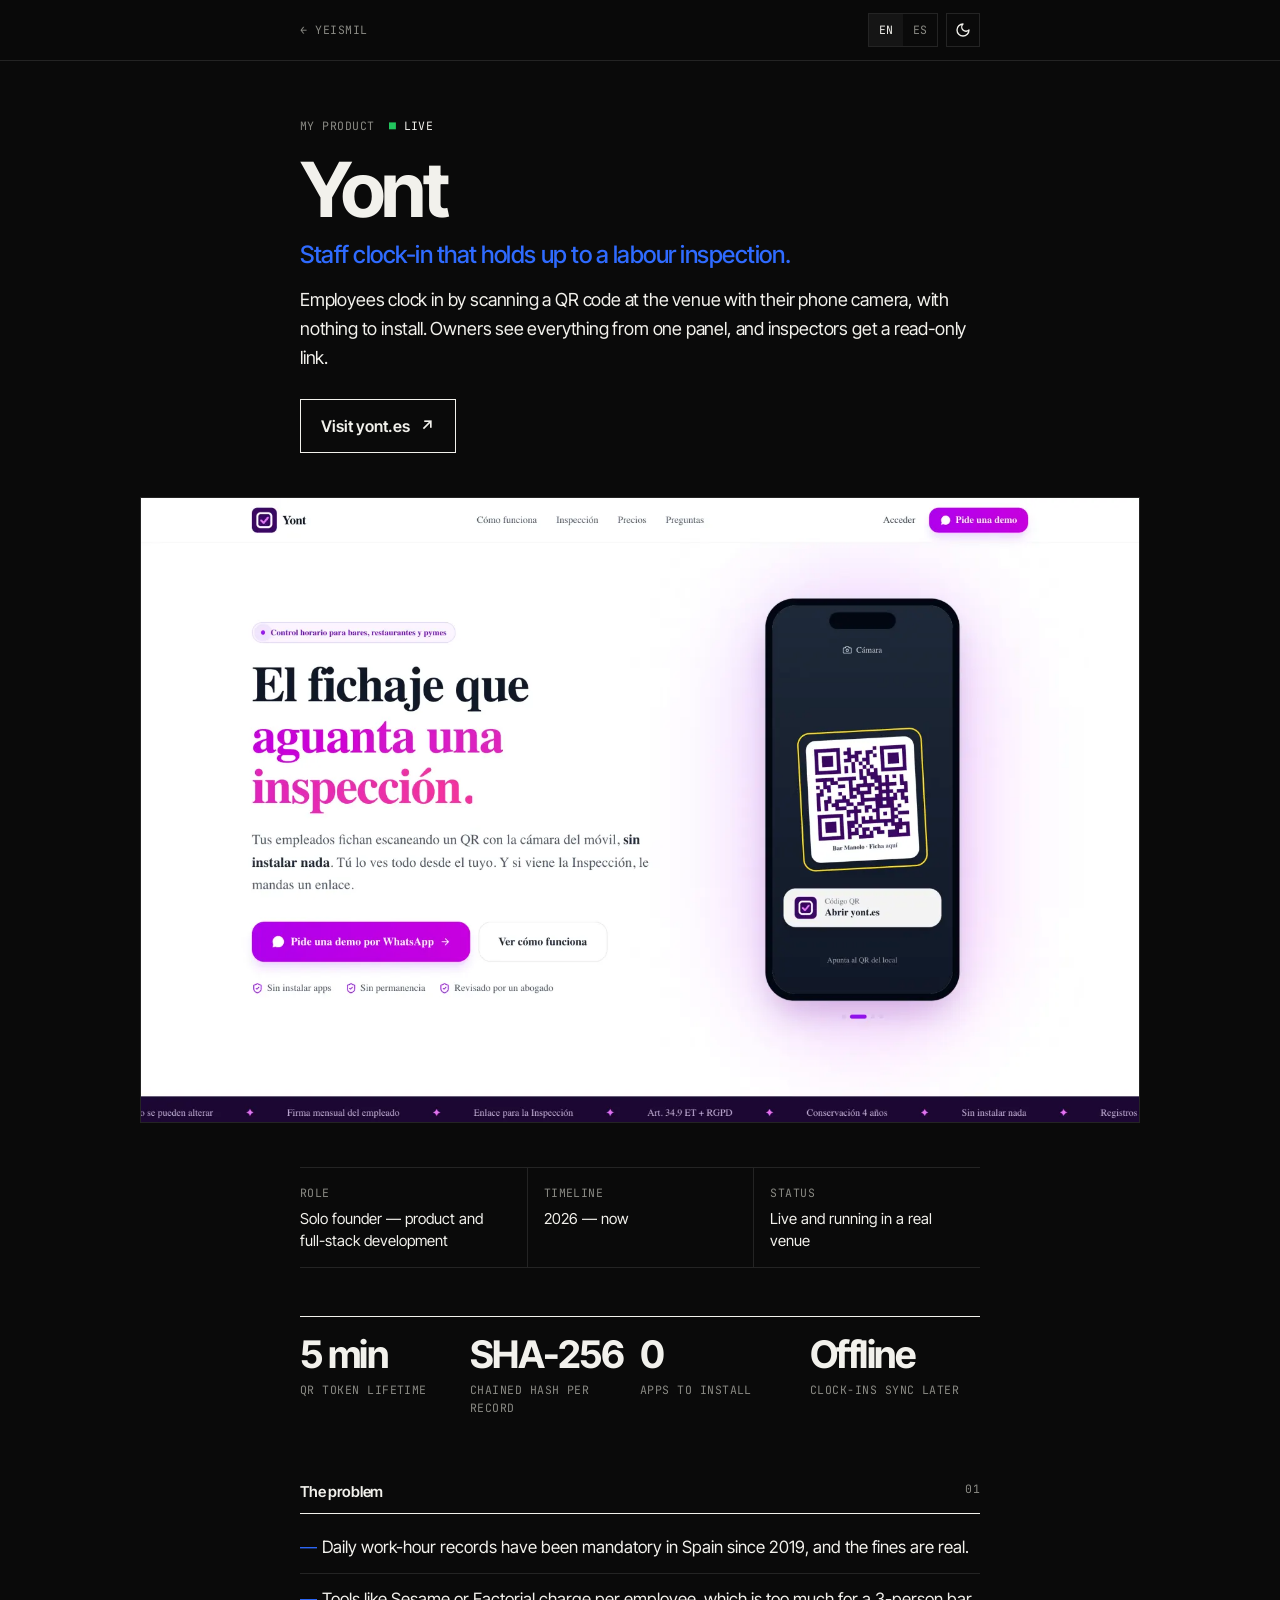
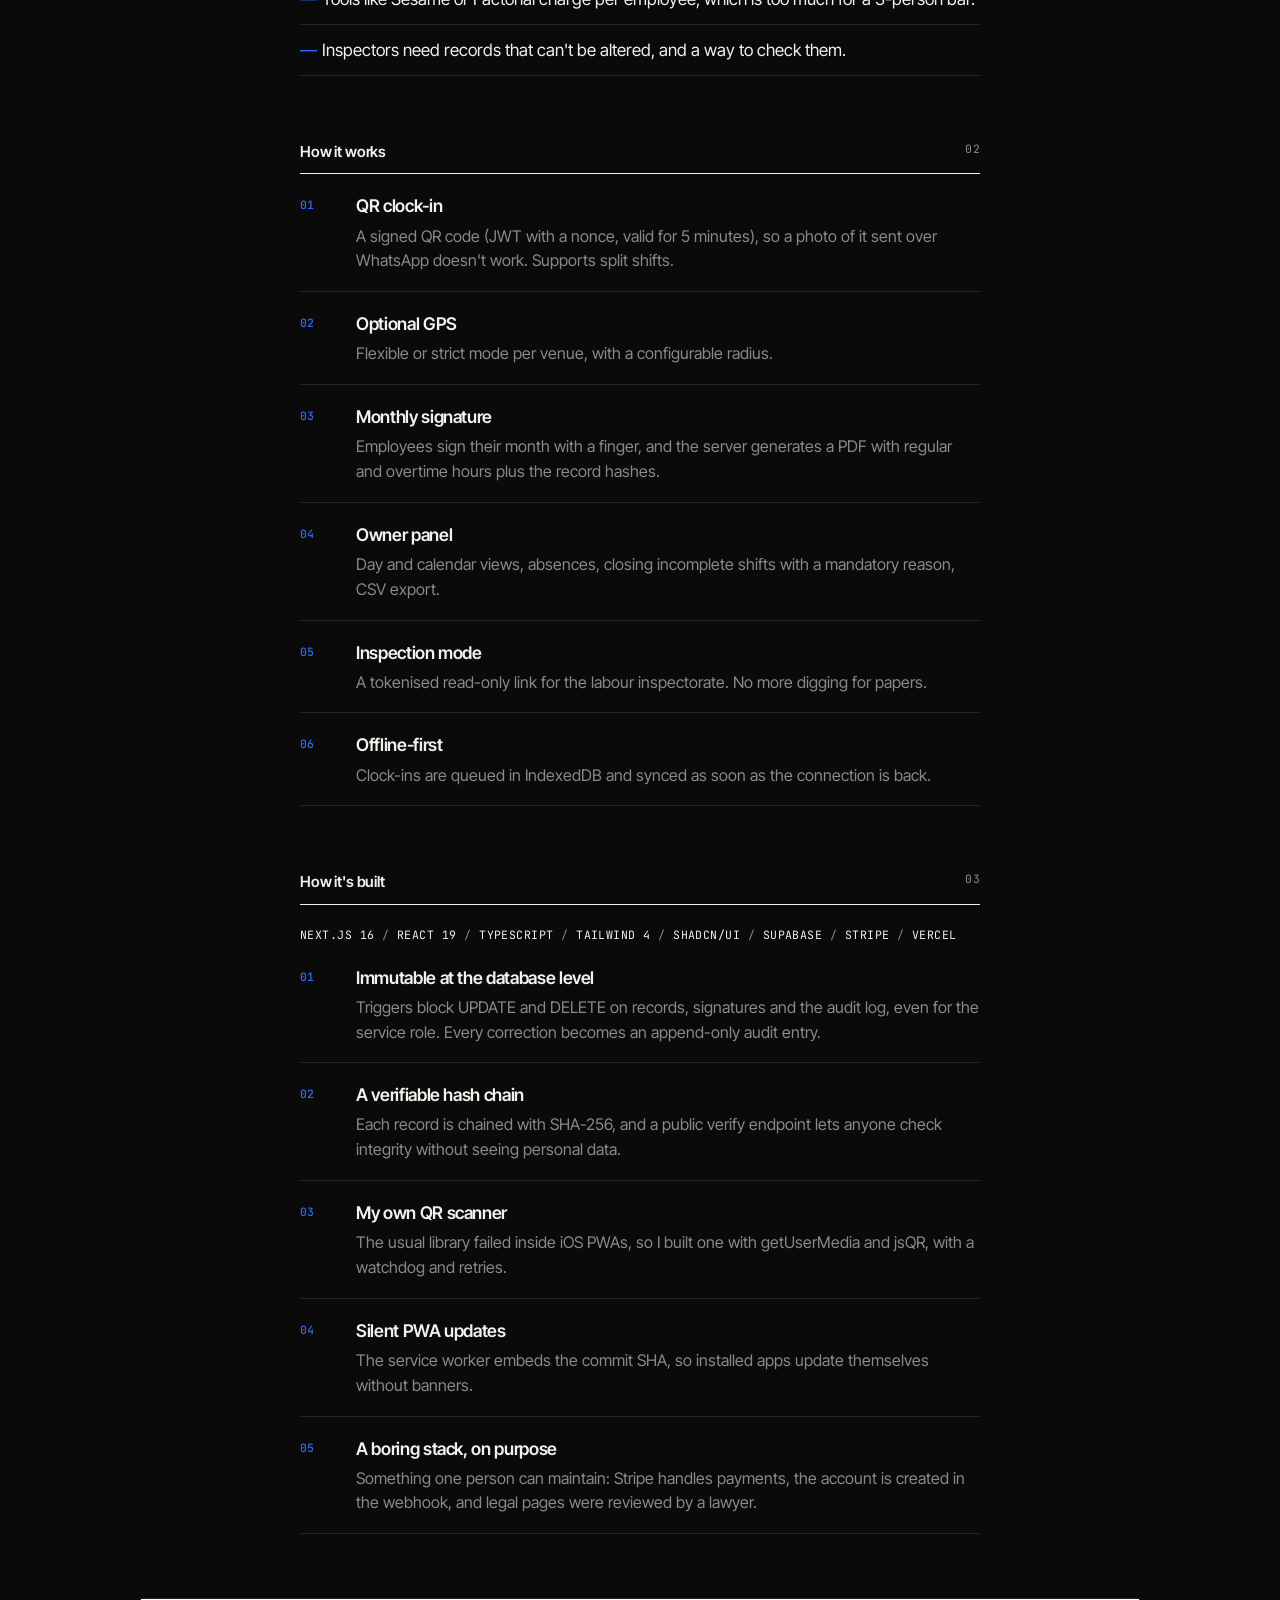
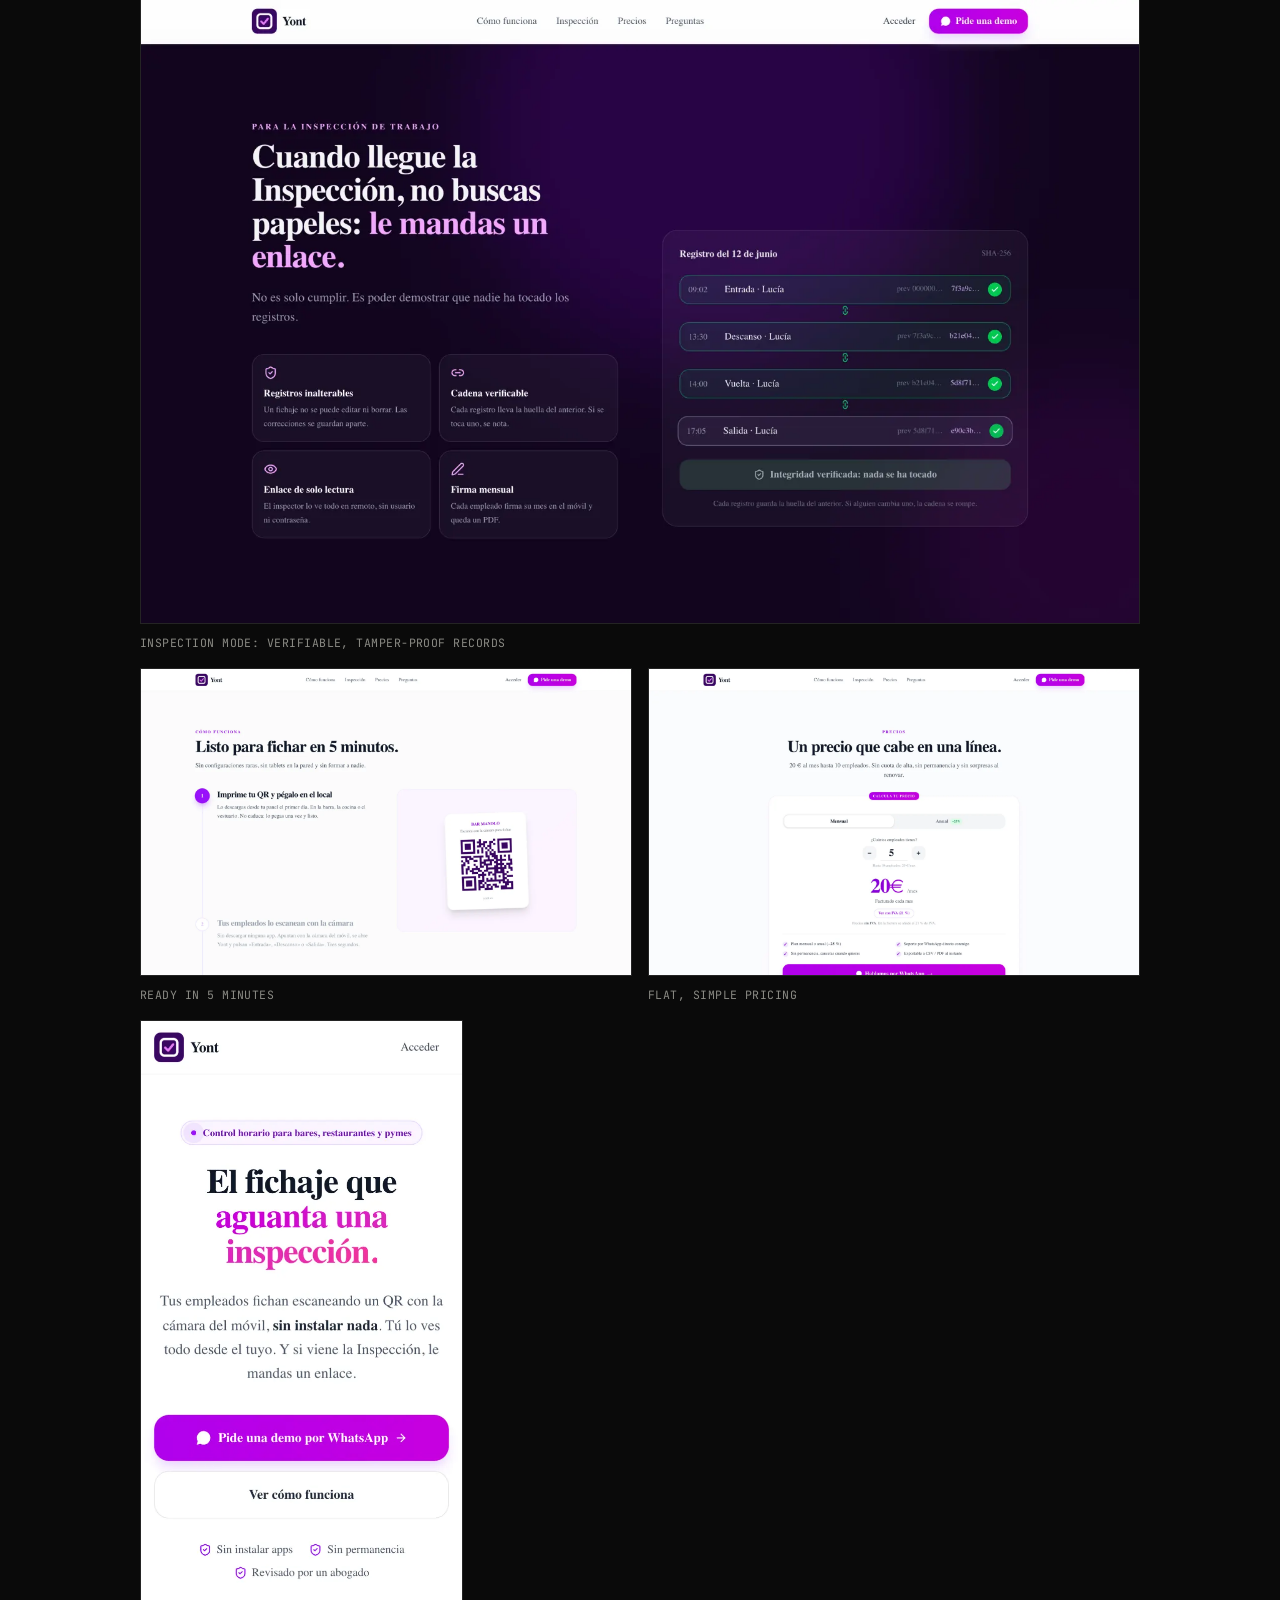
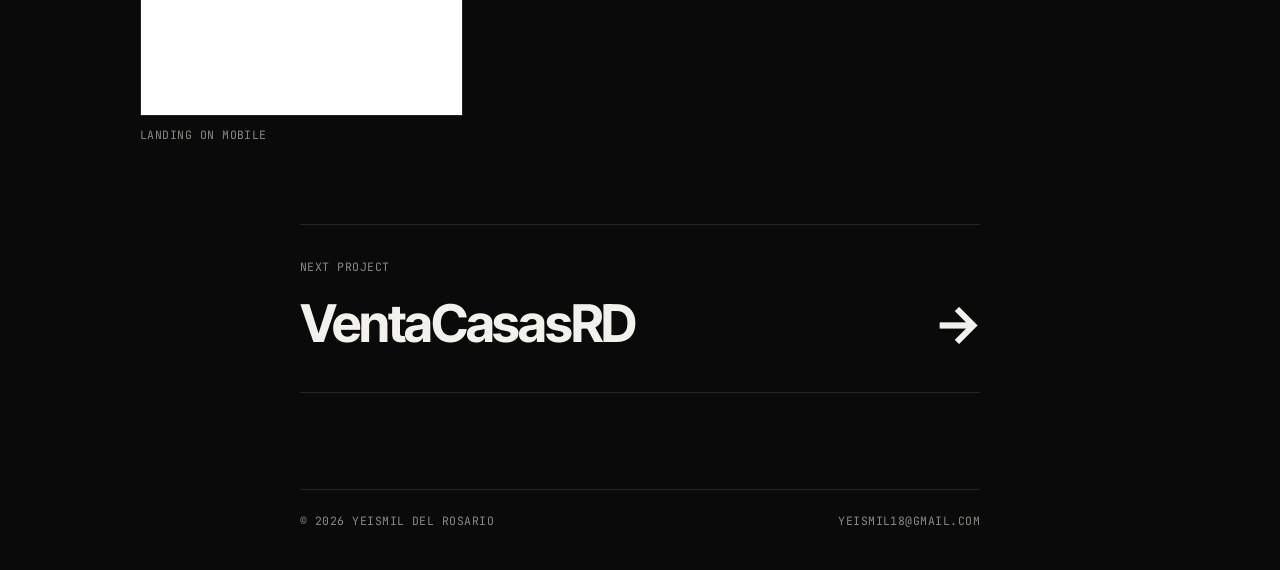
<file: projects/yont/index.html>
<!DOCTYPE html>
<html lang="en" data-theme="dark" data-lang="en" class="no-js">
<head>
<meta charset="UTF-8">
<meta name="viewport" content="width=device-width, initial-scale=1.0">
<title>Yont — Staff clock-in that holds up to a labour inspection | Yeismil del Rosario</title>
<meta name="description" content="Employees clock in by scanning a QR code at the venue with their phone camera, with nothing to install. Owners see everything from one panel, and inspectors get a read-only link.">
<meta name="author" content="Yeismil del Rosario">
<link rel="canonical" href="https://www.yeismil.com/projects/yont/">
<meta property="og:type" content="website">
<meta property="og:title" content="Yont — Staff clock-in that holds up to a labour inspection | Yeismil del Rosario">
<meta property="og:description" content="Employees clock in by scanning a QR code at the venue with their phone camera, with nothing to install. Owners see everything from one panel, and inspectors get a read-only link.">
<meta property="og:url" content="https://www.yeismil.com/projects/yont/">
<meta property="og:image" content="https://www.yeismil.com/assets/img/projects/yont-hero.webp">
<meta name="twitter:card" content="summary_large_image">
<meta name="theme-color" content="#0a0a0a">
<link rel="icon" href="/img/pulpo.png" type="image/png">
<script>
  (function () {
    var d = document.documentElement; d.classList.remove('no-js');
    try {
      var t = localStorage.getItem('theme'); if (t) d.dataset.theme = t;
      var l = localStorage.getItem('lang') || 'en';
      d.dataset.lang = l; d.lang = l;
    } catch (e) {}
  })();
</script>
<link rel="preconnect" href="https://fonts.googleapis.com">
<link rel="preconnect" href="https://fonts.gstatic.com" crossorigin>
<link href="https://fonts.googleapis.com/css2?family=Inter+Tight:wght@400;500;600;700&family=JetBrains+Mono:wght@400;500&display=swap" rel="stylesheet">
<link rel="stylesheet" href="/assets/site.css">
</head>
<body>

<div class="cs-bar">
  <div class="wrap topbar">
    <a class="back mono" href="/#projects"><span>←</span> Yeismil</a>
    <div class="controls">
      <div class="lang mono" role="group" aria-label="Language"><button data-set-lang="en" aria-pressed="true">EN</button><button data-set-lang="es" aria-pressed="false">ES</button></div>
      <button class="theme-btn" data-theme-toggle aria-label="Toggle dark / light mode"><svg class="moon" viewBox="0 0 24 24" fill="none" stroke="currentColor" stroke-width="2" stroke-linecap="round" stroke-linejoin="round" aria-hidden="true"><path d="M12 3a6 6 0 0 0 9 9 9 9 0 1 1-9-9Z"/></svg><svg class="sun" viewBox="0 0 24 24" fill="none" stroke="currentColor" stroke-width="2" stroke-linecap="round" stroke-linejoin="round" aria-hidden="true"><circle cx="12" cy="12" r="4"/><path d="M12 2v2M12 20v2M4.93 4.93l1.41 1.41M17.66 17.66l1.41 1.41M2 12h2M20 12h2M6.34 17.66l-1.41 1.41M19.07 4.93l-1.41 1.41"/></svg></button>
    </div>
  </div>
</div>

<main>
  <header class="wrap cs-head">
    <div class="cs-kicker mono rv"><span><span lang="en">My product</span><span lang="es">Producto propio</span></span><span class="p-state live"><span lang="en">Live</span><span lang="es">En producción</span></span></div>
    <h1 class="cs-title rv">Yont</h1>
    <p lang="en" class="cs-tagline rv">Staff clock-in that holds up to a labour inspection.</p><p lang="es" class="cs-tagline rv">El fichaje que aguanta una inspección de trabajo.</p>
    <p lang="en" class="cs-summary rv">Employees clock in by scanning a QR code at the venue with their phone camera, with nothing to install. Owners see everything from one panel, and inspectors get a read-only link.</p><p lang="es" class="cs-summary rv">Los empleados fichan escaneando un QR del local con la cámara del móvil, sin instalar nada. El dueño lo ve todo desde un panel y la Inspección recibe un enlace de solo lectura.</p>
    <a class="btn cs-visit rv" href="https://www.yont.es" target="_blank" rel="noopener"><span><span lang="en">Visit</span><span lang="es">Visitar</span> yont.es</span><span>↗</span></a>
  </header>

  <div class="cs-hero"><img src="/assets/img/projects/yont-hero.webp" alt="Yont — home page" width="1600" height="1000" fetchpriority="high" decoding="async" style="view-transition-name:shot-yont"></div>

  <div class="wrap">
    <div class="cs-meta rv">
      <div><span class="mono"><span lang="en">Role</span><span lang="es">Rol</span></span><p lang="en">Solo founder — product and full-stack development</p><p lang="es">Fundador en solitario — producto y desarrollo full-stack</p></div>
      <div><span class="mono"><span lang="en">Timeline</span><span lang="es">Fechas</span></span><p lang="en">2026 — now</p><p lang="es">2026 — hoy</p></div>
      <div><span class="mono"><span lang="en">Status</span><span lang="es">Estado</span></span><p lang="en">Live and running in a real venue</p><p lang="es">En producción y funcionando en un local real</p></div>
    </div>

    <div class="metrics rv">
      <div class="metric"><b>5 min</b><span lang="en" class="mono">QR token lifetime</span><span lang="es" class="mono">Validez de cada QR</span></div>
      <div class="metric"><b>SHA-256</b><span lang="en" class="mono">Chained hash per record</span><span lang="es" class="mono">Hash encadenado por fichaje</span></div>
      <div class="metric"><b>0</b><span lang="en" class="mono">Apps to install</span><span lang="es" class="mono">Apps que instalar</span></div>
      <div class="metric"><b>Offline</b><span lang="en" class="mono">Clock-ins sync later</span><span lang="es" class="mono">Se sincroniza al volver la red</span></div>
    </div>

    <div class="cs-section">
      <h2 class="rv"><span lang="en">The problem</span><span lang="es">El problema</span><span class="mono">01</span></h2>
      <ul class="cs-list" lang="en"><li class="rv">Daily work-hour records have been mandatory in Spain since 2019, and the fines are real.</li><li class="rv">Tools like Sesame or Factorial charge per employee, which is too much for a 3-person bar.</li><li class="rv">Inspectors need records that can't be altered, and a way to check them.</li></ul>
      <ul class="cs-list" lang="es"><li class="rv">Desde 2019 el registro diario de jornada es obligatorio en España, y las multas son reales.</li><li class="rv">Herramientas como Sesame o Factorial cobran por empleado: no compensa para un bar de 3 personas.</li><li class="rv">La Inspección necesita registros que no se puedan alterar y una forma de consultarlos.</li></ul>
    </div>

    <div class="cs-section">
      <h2 class="rv"><span lang="en">How it works</span><span lang="es">Cómo funciona</span><span class="mono">02</span></h2>
      <div class="steps">
      <div class="step rv"><div><h3 lang="en">QR clock-in</h3><h3 lang="es">Fichaje por QR</h3><p lang="en">A signed QR code (JWT with a nonce, valid for 5 minutes), so a photo of it sent over WhatsApp doesn't work. Supports split shifts.</p><p lang="es">Un QR firmado (JWT con nonce y 5 minutos de validez): una foto enviada por WhatsApp no sirve. Admite turno partido.</p></div></div>
      <div class="step rv"><div><h3 lang="en">Optional GPS</h3><h3 lang="es">GPS opcional</h3><p lang="en">Flexible or strict mode per venue, with a configurable radius.</p><p lang="es">Modo flexible o estricto por local, con un radio configurable.</p></div></div>
      <div class="step rv"><div><h3 lang="en">Monthly signature</h3><h3 lang="es">Firma mensual</h3><p lang="en">Employees sign their month with a finger, and the server generates a PDF with regular and overtime hours plus the record hashes.</p><p lang="es">El empleado firma su mes con el dedo y el servidor genera un PDF con horas ordinarias, extras y los hashes de los registros.</p></div></div>
      <div class="step rv"><div><h3 lang="en">Owner panel</h3><h3 lang="es">Panel del dueño</h3><p lang="en">Day and calendar views, absences, closing incomplete shifts with a mandatory reason, CSV export.</p><p lang="es">Vista de día y calendario, ausencias, cierre de jornadas incompletas con motivo obligatorio y exportación CSV.</p></div></div>
      <div class="step rv"><div><h3 lang="en">Inspection mode</h3><h3 lang="es">Modo Inspección</h3><p lang="en">A tokenised read-only link for the labour inspectorate. No more digging for papers.</p><p lang="es">Un enlace de solo lectura con token para la Inspección de Trabajo. Se acabó buscar papeles.</p></div></div>
      <div class="step rv"><div><h3 lang="en">Offline-first</h3><h3 lang="es">Funciona sin conexión</h3><p lang="en">Clock-ins are queued in IndexedDB and synced as soon as the connection is back.</p><p lang="es">Los fichajes se guardan en IndexedDB y se sincronizan en cuanto vuelve la conexión.</p></div></div>
    </div>
    </div>

    <div class="cs-section">
      <h2 class="rv"><span lang="en">How it's built</span><span lang="es">Cómo está hecho</span><span class="mono">03</span></h2>
      <div class="stack-line mono rv"><span>Next.js 16</span><span>React 19</span><span>TypeScript</span><span>Tailwind 4</span><span>shadcn/ui</span><span>Supabase</span><span>Stripe</span><span>Vercel</span></div>
      <div class="steps">
      <div class="step rv"><div><h3 lang="en">Immutable at the database level</h3><h3 lang="es">Inmutable en la propia base de datos</h3><p lang="en">Triggers block UPDATE and DELETE on records, signatures and the audit log, even for the service role. Every correction becomes an append-only audit entry.</p><p lang="es">Triggers que bloquean UPDATE y DELETE en fichajes, firmas y auditoría, incluso para el service role. Cada corrección queda en un log que solo crece.</p></div></div>
      <div class="step rv"><div><h3 lang="en">A verifiable hash chain</h3><h3 lang="es">Cadena de hashes verificable</h3><p lang="en">Each record is chained with SHA-256, and a public verify endpoint lets anyone check integrity without seeing personal data.</p><p lang="es">Cada fichaje se encadena con SHA-256 y un endpoint público permite comprobar la integridad sin ver datos personales.</p></div></div>
      <div class="step rv"><div><h3 lang="en">My own QR scanner</h3><h3 lang="es">Escáner QR propio</h3><p lang="en">The usual library failed inside iOS PWAs, so I built one with getUserMedia and jsQR, with a watchdog and retries.</p><p lang="es">La librería habitual fallaba dentro de la PWA en iOS, así que hice uno propio con getUserMedia y jsQR, con watchdog y reintentos.</p></div></div>
      <div class="step rv"><div><h3 lang="en">Silent PWA updates</h3><h3 lang="es">Actualizaciones invisibles</h3><p lang="en">The service worker embeds the commit SHA, so installed apps update themselves without banners.</p><p lang="es">El service worker lleva el SHA del commit, así que la app instalada se actualiza sola sin banners.</p></div></div>
      <div class="step rv"><div><h3 lang="en">A boring stack, on purpose</h3><h3 lang="es">Un stack aburrido, a propósito</h3><p lang="en">Something one person can maintain: Stripe handles payments, the account is created in the webhook, and legal pages were reviewed by a lawyer.</p><p lang="es">Algo que una sola persona pueda mantener: Stripe cobra, la cuenta se crea en el webhook y los textos legales los revisó un abogado.</p></div></div>
    </div>
      
    </div>
  </div>

  <div class="gallery">
    <figure class="rv"><img src="/assets/img/projects/yont-inspeccion.webp" alt="Inspection mode: verifiable, tamper-proof records" width="1600" height="1000" loading="lazy" decoding="async"><figcaption lang="en" class="mono">Inspection mode: verifiable, tamper-proof records</figcaption><figcaption lang="es" class="mono">Modo Inspección: registros verificables e inalterables</figcaption></figure>
    <figure class="rv half"><img src="/assets/img/projects/yont-como.webp" alt="Ready in 5 minutes" width="1600" height="1000" loading="lazy" decoding="async"><figcaption lang="en" class="mono">Ready in 5 minutes</figcaption><figcaption lang="es" class="mono">Listo en 5 minutos</figcaption></figure>
    <figure class="rv half"><img src="/assets/img/projects/yont-precios.webp" alt="Flat, simple pricing" width="1600" height="1000" loading="lazy" decoding="async"><figcaption lang="en" class="mono">Flat, simple pricing</figcaption><figcaption lang="es" class="mono">Precio plano y sencillo</figcaption></figure>
    <figure class="rv mobile"><img src="/assets/img/projects/yont-mob.webp" alt="Landing on mobile" width="640" height="1386" loading="lazy" decoding="async"><figcaption lang="en" class="mono">Landing on mobile</figcaption><figcaption lang="es" class="mono">La landing en móvil</figcaption></figure>
  </div>

  <div class="wrap">
    <a class="next rv" href="/projects/ventacasasrd/"><span class="mono"><span lang="en">Next project</span><span lang="es">Siguiente proyecto</span></span><b>VentaCasasRD <span>→</span></b></a>
    <footer class="site-foot mono">
    <span>© 2026 Yeismil del Rosario</span>
    <a href="mailto:yeismil18@gmail.com">yeismil18@gmail.com</a>
  </footer>
  </div>
</main>

<script src="/assets/site.js" defer></script>
</body>
</html>
</file>
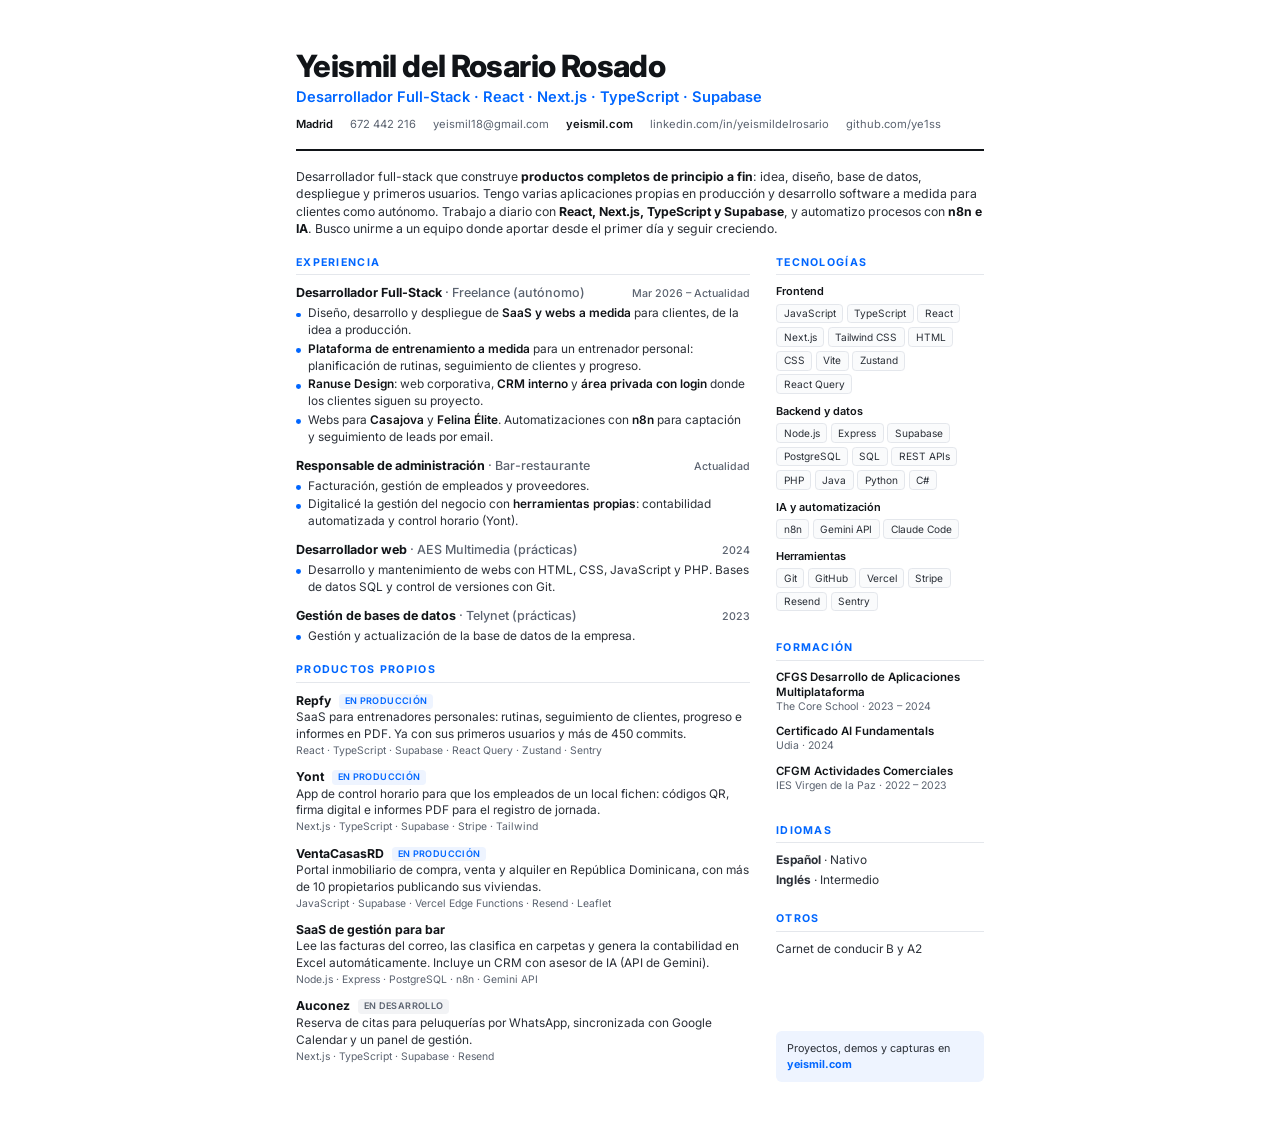
<file: cv/cv.html>
<!DOCTYPE html>
<html lang="es">
<head>
<meta charset="UTF-8">
<title>Yeismil del Rosario Rosado — CV</title>
<link href="https://fonts.googleapis.com/css2?family=Inter:wght@400;500;600;700;800&display=swap" rel="stylesheet">
<style>
  @page { size: A4; margin: 0; }
  :root {
    --ink: #111418;
    --muted: #5b6370;
    --line: #e4e7ec;
    --accent: #0066ff;
    --accent-soft: #eef4ff;
  }
  * { box-sizing: border-box; margin: 0; padding: 0; }
  html, body { background: #fff; }
  body {
    font-family: 'Inter', -apple-system, sans-serif;
    color: var(--ink);
    font-size: 8.9pt;
    line-height: 1.42;
    -webkit-print-color-adjust: exact;
    print-color-adjust: exact;
  }
  .page {
    width: 210mm;
    height: 297mm;
    padding: 13mm 14mm 11mm;
    margin: 0 auto;
    display: flex;
    flex-direction: column;
    overflow: hidden;
  }

  /* Header */
  header { border-bottom: 2px solid var(--ink); padding-bottom: 4.2mm; margin-bottom: 4.5mm; }
  h1 { font-size: 23pt; font-weight: 800; letter-spacing: -0.02em; line-height: 1.1; }
  .role { font-size: 11pt; font-weight: 600; color: var(--accent); margin-top: 1mm; }
  .contact { display: flex; flex-wrap: wrap; gap: 1mm 4.5mm; margin-top: 2.6mm; color: var(--muted); font-size: 8.4pt; }
  .contact a { color: inherit; text-decoration: none; }
  .contact b { color: var(--ink); font-weight: 600; }

  .summary { font-size: 9.2pt; color: #2a2f37; margin-bottom: 4.5mm; }
  .summary strong { color: var(--ink); }

  .grid { display: grid; grid-template-columns: 1fr 55mm; gap: 7mm; flex: 1; }

  h2 {
    font-size: 8pt; font-weight: 700; letter-spacing: 0.12em; text-transform: uppercase;
    color: var(--accent); margin-bottom: 2.4mm; padding-bottom: 1.2mm; border-bottom: 1px solid var(--line);
  }
  section { margin-bottom: 4.6mm; }

  .item { margin-bottom: 3mm; }
  .item:last-child { margin-bottom: 0; }
  .item-head { display: flex; justify-content: space-between; align-items: baseline; gap: 3mm; }
  .item-title { font-weight: 700; font-size: 9.4pt; }
  .item-title span { font-weight: 500; color: var(--muted); }
  .date { font-size: 8pt; color: var(--muted); white-space: nowrap; font-weight: 500; }
  ul { list-style: none; margin-top: 0.8mm; }
  li { position: relative; padding-left: 3.2mm; margin-bottom: 0.5mm; color: #2a2f37; }
  li::before { content: ""; position: absolute; left: 0; top: 0.62em; width: 1.3mm; height: 1.3mm; border-radius: 50%; background: var(--accent); }
  li b { color: var(--ink); font-weight: 600; }

  .project { margin-bottom: 2.5mm; }
  .project:last-child { margin-bottom: 0; }
  .project-name { font-weight: 700; font-size: 9.2pt; }
  .badge {
    display: inline-block; font-size: 6.8pt; font-weight: 600; letter-spacing: 0.04em; text-transform: uppercase;
    padding: 0.25mm 1.6mm; border-radius: 1mm; margin-left: 1.2mm; vertical-align: 1px;
    background: var(--accent-soft); color: var(--accent);
  }
  .badge.dev { background: #f2f3f5; color: var(--muted); }
  .project p { color: #2a2f37; }
  .stack { font-size: 7.8pt; color: var(--muted); margin-top: 0.3mm; }

  /* Sidebar */
  aside section { margin-bottom: 5mm; }
  .skill-group { margin-bottom: 2.6mm; }
  .skill-label { font-weight: 600; font-size: 8.2pt; margin-bottom: 1mm; }
  .tags { display: flex; flex-wrap: wrap; gap: 1mm; }
  .tag { font-size: 7.6pt; padding: 0.45mm 1.7mm; border: 1px solid var(--line); border-radius: 1mm; color: #2a2f37; background: #fafbfc; }
  .edu { margin-bottom: 2.6mm; }
  .edu-title { font-weight: 600; font-size: 8.6pt; line-height: 1.3; }
  .edu-meta { font-size: 7.9pt; color: var(--muted); }
  .plain { color: #2a2f37; }
  .plain div { margin-bottom: 0.8mm; }

  .cta {
    margin-top: auto; padding: 2.6mm 3mm; border-radius: 1.5mm; background: var(--accent-soft);
    font-size: 8.1pt; color: #2a2f37;
  }
  .cta a { color: var(--accent); font-weight: 700; text-decoration: none; }
  aside { display: flex; flex-direction: column; }
</style>
</head>
<body>
<div class="page">

  <header>
    <h1>Yeismil del Rosario Rosado</h1>
    <div class="role">Desarrollador Full-Stack · React · Next.js · TypeScript · Supabase</div>
    <div class="contact">
      <span><b>Madrid</b></span>
      <a href="tel:+34672442216">672 442 216</a>
      <a href="mailto:yeismil18@gmail.com">yeismil18@gmail.com</a>
      <a href="https://yeismil.com"><b>yeismil.com</b></a>
      <a href="https://www.linkedin.com/in/yeismildelrosario">linkedin.com/in/yeismildelrosario</a>
      <a href="https://github.com/ye1ss">github.com/ye1ss</a>
    </div>
  </header>

  <p class="summary">
    Desarrollador full-stack que construye <strong>productos completos de principio a fin</strong>: idea, diseño,
    base de datos, despliegue y primeros usuarios. Tengo varias aplicaciones propias en producción y desarrollo
    software a medida para clientes como autónomo. Trabajo a diario con <strong>React, Next.js, TypeScript y Supabase</strong>,
    y automatizo procesos con <strong>n8n e IA</strong>. Busco unirme a un equipo donde aportar desde el primer día y seguir creciendo.
  </p>

  <div class="grid">
    <main>
      <section>
        <h2>Experiencia</h2>

        <div class="item">
          <div class="item-head">
            <div class="item-title">Desarrollador Full-Stack <span>· Freelance (autónomo)</span></div>
            <div class="date">Mar 2026 – Actualidad</div>
          </div>
          <ul>
            <li>Diseño, desarrollo y despliegue de <b>SaaS y webs a medida</b> para clientes, de la idea a producción.</li>
            <li><b>Plataforma de entrenamiento a medida</b> para un entrenador personal: planificación de rutinas, seguimiento de clientes y progreso.</li>
            <li><b>Ranuse Design</b>: web corporativa, <b>CRM interno</b> y <b>área privada con login</b> donde los clientes siguen su proyecto.</li>
            <li>Webs para <b>Casajova</b> y <b>Felina Élite</b>. Automatizaciones con <b>n8n</b> para captación y seguimiento de leads por email.</li>
          </ul>
        </div>

        <div class="item">
          <div class="item-head">
            <div class="item-title">Responsable de administración <span>· Bar-restaurante</span></div>
            <div class="date">Actualidad</div>
          </div>
          <ul>
            <li>Facturación, gestión de empleados y proveedores.</li>
            <li>Digitalicé la gestión del negocio con <b>herramientas propias</b>: contabilidad automatizada y control horario (Yont).</li>
          </ul>
        </div>

        <div class="item">
          <div class="item-head">
            <div class="item-title">Desarrollador web <span>· AES Multimedia (prácticas)</span></div>
            <div class="date">2024</div>
          </div>
          <ul>
            <li>Desarrollo y mantenimiento de webs con HTML, CSS, JavaScript y PHP. Bases de datos SQL y control de versiones con Git.</li>
          </ul>
        </div>

        <div class="item">
          <div class="item-head">
            <div class="item-title">Gestión de bases de datos <span>· Telynet (prácticas)</span></div>
            <div class="date">2023</div>
          </div>
          <ul>
            <li>Gestión y actualización de la base de datos de la empresa.</li>
          </ul>
        </div>
      </section>

      <section>
        <h2>Productos propios</h2>

        <div class="project">
          <div class="project-name">Repfy <span class="badge">En producción</span></div>
          <p>SaaS para entrenadores personales: rutinas, seguimiento de clientes, progreso e informes en PDF. Ya con sus primeros usuarios y más de 450 commits.</p>
          <div class="stack">React · TypeScript · Supabase · React Query · Zustand · Sentry</div>
        </div>

        <div class="project">
          <div class="project-name">Yont <span class="badge">En producción</span></div>
          <p>App de control horario para que los empleados de un local fichen: códigos QR, firma digital e informes PDF para el registro de jornada.</p>
          <div class="stack">Next.js · TypeScript · Supabase · Stripe · Tailwind</div>
        </div>

        <div class="project">
          <div class="project-name">VentaCasasRD <span class="badge">En producción</span></div>
          <p>Portal inmobiliario de compra, venta y alquiler en República Dominicana, con más de 10 propietarios publicando sus viviendas.</p>
          <div class="stack">JavaScript · Supabase · Vercel Edge Functions · Resend · Leaflet</div>
        </div>

        <div class="project">
          <div class="project-name">SaaS de gestión para bar</div>
          <p>Lee las facturas del correo, las clasifica en carpetas y genera la contabilidad en Excel automáticamente. Incluye un CRM con asesor de IA (API de Gemini).</p>
          <div class="stack">Node.js · Express · PostgreSQL · n8n · Gemini API</div>
        </div>

        <div class="project">
          <div class="project-name">Auconez <span class="badge dev">En desarrollo</span></div>
          <p>Reserva de citas para peluquerías por WhatsApp, sincronizada con Google Calendar y un panel de gestión.</p>
          <div class="stack">Next.js · TypeScript · Supabase · Resend</div>
        </div>
      </section>
    </main>

    <aside>
      <section>
        <h2>Tecnologías</h2>
        <div class="skill-group">
          <div class="skill-label">Frontend</div>
          <div class="tags">
            <span class="tag">JavaScript</span><span class="tag">TypeScript</span><span class="tag">React</span>
            <span class="tag">Next.js</span><span class="tag">Tailwind CSS</span><span class="tag">HTML</span>
            <span class="tag">CSS</span><span class="tag">Vite</span><span class="tag">Zustand</span>
            <span class="tag">React Query</span>
          </div>
        </div>
        <div class="skill-group">
          <div class="skill-label">Backend y datos</div>
          <div class="tags">
            <span class="tag">Node.js</span><span class="tag">Express</span><span class="tag">Supabase</span>
            <span class="tag">PostgreSQL</span><span class="tag">SQL</span><span class="tag">REST APIs</span>
            <span class="tag">PHP</span><span class="tag">Java</span><span class="tag">Python</span><span class="tag">C#</span>
          </div>
        </div>
        <div class="skill-group">
          <div class="skill-label">IA y automatización</div>
          <div class="tags">
            <span class="tag">n8n</span><span class="tag">Gemini API</span><span class="tag">Claude Code</span>
          </div>
        </div>
        <div class="skill-group">
          <div class="skill-label">Herramientas</div>
          <div class="tags">
            <span class="tag">Git</span><span class="tag">GitHub</span><span class="tag">Vercel</span>
            <span class="tag">Stripe</span><span class="tag">Resend</span><span class="tag">Sentry</span>
          </div>
        </div>
      </section>

      <section>
        <h2>Formación</h2>
        <div class="edu">
          <div class="edu-title">CFGS Desarrollo de Aplicaciones Multiplataforma</div>
          <div class="edu-meta">The Core School · 2023 – 2024</div>
        </div>
        <div class="edu">
          <div class="edu-title">Certificado AI Fundamentals</div>
          <div class="edu-meta">Udia · 2024</div>
        </div>
        <div class="edu">
          <div class="edu-title">CFGM Actividades Comerciales</div>
          <div class="edu-meta">IES Virgen de la Paz · 2022 – 2023</div>
        </div>
      </section>

      <section>
        <h2>Idiomas</h2>
        <div class="plain">
          <div><b>Español</b> · Nativo</div>
          <div><b>Inglés</b> · Intermedio</div>
        </div>
      </section>

      <section>
        <h2>Otros</h2>
        <div class="plain">
          <div>Carnet de conducir B y A2</div>
        </div>
      </section>

      <div class="cta">
        Proyectos, demos y capturas en<br><a href="https://yeismil.com">yeismil.com</a>
      </div>
    </aside>
  </div>
</div>
</body>
</html>
</file>
<file: assets/site.css>
/* =========================================================
   yeismil.com — shared styles
   ========================================================= */

:root, [data-theme="dark"] {
  --bg: #0a0a0a; --fg: #f2f1ec; --muted: #8a8a84; --faint: #151515; --line: #242424; --accent: #2f6bff;
  color-scheme: dark;
}
[data-theme="light"] {
  --bg: #f4f3ee; --fg: #0a0a0a; --muted: #67675f; --faint: #e9e7df; --line: #d9d7ce; --accent: #0050ff;
  color-scheme: light;
}

/* language switching: content is written twice, only one is shown */
html[data-lang="en"] [lang="es"]:not(html),
html[data-lang="es"] [lang="en"]:not(html) { display: none !important; }

* { box-sizing: border-box; margin: 0; padding: 0; }
html { background: var(--bg); -webkit-text-size-adjust: 100%; }
body {
  background: var(--bg); color: var(--fg);
  font-family: 'Inter Tight', system-ui, sans-serif; font-size: 16px; line-height: 1.55;
  -webkit-font-smoothing: antialiased; overflow-x: hidden;
}
a { color: inherit; text-decoration: none; }
img { display: block; max-width: 100%; height: auto; }
button { font: inherit; color: inherit; background: none; border: 0; cursor: pointer; }
::selection { background: var(--accent); color: #fff; }
:focus-visible { outline: 2px solid var(--accent); outline-offset: 3px; }

.mono { font-family: 'JetBrains Mono', ui-monospace, monospace; font-size: 11.5px; letter-spacing: .04em; text-transform: uppercase; }
.wrap { max-width: 720px; margin: 0 auto; padding: 0 20px; }
.muted { color: var(--muted); }

/* page transitions between home and project pages */
@view-transition { navigation: auto; }
::view-transition-old(root), ::view-transition-new(root) { animation-duration: .35s; }

/* ---------- Top bar ---------- */
.topbar { display: flex; justify-content: space-between; align-items: center; gap: 12px; }
.mail { display: inline-flex; align-items: center; gap: 8px; pointer-events: auto; color: var(--fg); min-width: 0; }
.mail a { overflow: hidden; text-overflow: ellipsis; white-space: nowrap; text-transform: none; letter-spacing: .01em; font-size: 12.5px; transition: color .2s; }
.mail a:hover { color: var(--accent); }
.mail svg { width: 14px; height: 14px; flex-shrink: 0; color: var(--muted); }
.copy { position: relative; width: 26px; height: 26px; display: grid; place-items: center; color: var(--muted); transition: color .2s; }
.copy:hover { color: var(--fg); }
.copy::after { content: attr(data-done); position: absolute; left: 100%; margin-left: 6px; font: 500 10.5px 'JetBrains Mono', monospace; text-transform: uppercase; color: var(--accent); white-space: nowrap; opacity: 0; transform: translateX(-4px); transition: opacity .2s, transform .2s; }
.copy.done::after { opacity: 1; transform: none; }

.controls { display: flex; gap: 8px; pointer-events: auto; flex-shrink: 0; }
.lang { display: flex; border: 1px solid var(--line); background: var(--bg); height: 34px; }
.lang button { padding: 0 10px; color: var(--muted); transition: color .2s, background .2s; }
.lang button[aria-pressed="true"] { color: var(--fg); background: var(--faint); }
.theme-btn { width: 34px; height: 34px; display: grid; place-items: center; background: var(--bg); border: 1px solid var(--line); transition: border-color .2s; }
.theme-btn:hover, .lang:hover { border-color: var(--accent); }
.theme-btn svg { width: 16px; height: 16px; }
[data-theme="dark"] .sun, [data-theme="light"] .moon { display: none; }

/* ---------- Cover ---------- */
.cover { position: relative; height: 230px; border-bottom: 1px solid var(--line); overflow: hidden; contain: strict; }
#field { position: absolute; inset: 0; width: 100%; height: 100%; }
.cover .topbar { position: absolute; top: 18px; left: 0; right: 0; pointer-events: none; }

/* ---------- Profile ---------- */
.profile { position: relative; margin-top: -58px; }
.avatar { position: relative; width: 116px; height: 116px; }
.avatar::before { content: ""; position: absolute; inset: 0; background: var(--accent); transform: translate(7px, 7px); }
.avatar img { position: relative; width: 100%; height: 100%; object-fit: cover; background: var(--faint); border: 3px solid var(--bg); }
h1.name { font-size: clamp(34px, 7vw, 46px); font-weight: 700; letter-spacing: -.035em; line-height: 1.05; margin-top: 28px; }
.role { color: var(--accent); font-weight: 600; font-size: 18px; margin-top: 6px; letter-spacing: -.01em; }
.bio { margin-top: 14px; font-size: 18px; line-height: 1.5; max-width: 56ch; letter-spacing: -.01em; }
.bio span { color: var(--muted); }
.facts { display: flex; flex-wrap: wrap; gap: 6px 20px; margin-top: 16px; color: var(--muted); }
.facts span { display: inline-flex; align-items: center; gap: 6px; }
.facts svg { width: 13px; height: 13px; }

.socials { display: grid; grid-template-columns: repeat(4, 1fr); margin-top: 24px; border: 1px solid var(--line); }
.social { display: flex; align-items: center; gap: 10px; padding: 13px 14px; border-right: 1px solid var(--line); position: relative; overflow: hidden; transition: color .25s; }
.social:last-child { border-right: 0; }
.social::before { content: ""; position: absolute; inset: 0; background: var(--accent); transform: translateY(101%); transition: transform .3s cubic-bezier(.7,0,.2,1); }
.social:hover { color: #fff; }
.social:hover::before { transform: translateY(0); }
.social svg, .social span { position: relative; }
.social svg { width: 18px; height: 18px; flex-shrink: 0; }
.social span { font-weight: 500; font-size: 14.5px; }
.social .arr { margin-left: auto; opacity: .5; font-size: 13px; }

/* ---------- Sections ---------- */
section { margin-top: 72px; }
.sec-head { display: flex; justify-content: space-between; align-items: baseline; border-bottom: 1px solid var(--fg); padding-bottom: 10px; margin-bottom: 4px; }
.sec-head h2 { font-size: 15px; font-weight: 600; letter-spacing: -.01em; }
.sec-head .mono { color: var(--muted); }
.sub-head { color: var(--muted); margin: 34px 0 4px; }

/* ---------- Project rows ---------- */
.project { display: grid; grid-template-columns: 200px 1fr; gap: 20px; padding: 20px 0; border-bottom: 1px solid var(--line); }
.thumb { aspect-ratio: 16 / 10; background: var(--faint); border: 1px solid var(--line); overflow: hidden; position: relative; }
.thumb img { width: 100%; height: 100%; object-fit: cover; object-position: top center; transition: transform .6s cubic-bezier(.2,.8,.1,1); }
.thumb.logo { display: grid; place-items: center; }
.thumb.logo img { width: 26%; height: auto; object-fit: contain; }
.thumb::after { content: ""; position: absolute; inset: 0; border: 2px solid var(--accent); opacity: 0; transition: opacity .25s; }
a.project:hover .thumb img { transform: scale(1.04); }
a.project:hover .thumb::after { opacity: 1; }
.p-top { display: flex; justify-content: space-between; align-items: baseline; gap: 12px; }
.p-name { font-size: 21px; font-weight: 600; letter-spacing: -.025em; display: inline-flex; align-items: center; gap: 8px; }
.p-name .go { font-size: 16px; color: var(--muted); transition: transform .25s, color .25s; }
a.project:hover .p-name .go { transform: translate(3px, -3px); color: var(--accent); }
.p-state { color: var(--muted); white-space: nowrap; }
.p-state::before { content: "■ "; color: #22c55e; }
.p-state.building::before { color: #f59e0b; }
.p-desc { color: var(--muted); margin-top: 4px; font-size: 15.5px; }
.p-foot { display: flex; justify-content: space-between; align-items: baseline; gap: 12px; margin-top: 10px; }
.p-stack { opacity: .8; }
.p-more { color: var(--accent); white-space: nowrap; }

/* ---------- About ---------- */
.about-text { font-size: 18px; line-height: 1.6; letter-spacing: -.01em; margin-top: 20px; }
.about-text p + p { margin-top: 14px; }
.about-text em { font-style: normal; color: var(--accent); }
.timeline { margin-top: 28px; }
.tl-row { display: grid; grid-template-columns: 130px 1fr; gap: 16px; padding: 14px 0; border-bottom: 1px solid var(--line); }
.tl-row .mono { color: var(--muted); padding-top: 3px; }
.tl-row b { font-weight: 600; }
.tl-row .sub { color: var(--muted); }
.kv { margin-top: 28px; display: grid; grid-template-columns: 130px 1fr; gap: 10px 16px; }
.kv .mono { color: var(--muted); padding-top: 3px; }
.btn { display: inline-flex; align-items: center; gap: 10px; margin-top: 32px; padding: 14px 20px; border: 1px solid var(--fg); font-weight: 600; position: relative; overflow: hidden; transition: color .25s, border-color .25s; }
.btn::before { content: ""; position: absolute; inset: 0; background: var(--accent); transform: translateX(-101%); transition: transform .35s cubic-bezier(.7,0,.2,1); }
.btn:hover { color: #fff; border-color: var(--accent); }
.btn:hover::before { transform: translateX(0); }
.btn > * { position: relative; }

footer.site-foot { margin: 96px 0 0; padding: 22px 0 40px; border-top: 1px solid var(--line); display: flex; justify-content: space-between; color: var(--muted); gap: 12px; flex-wrap: wrap; }
footer.site-foot a:hover { color: var(--accent); }

/* =========================================================
   Case study pages
   ========================================================= */
.cs-bar { position: sticky; top: 0; z-index: 10; background: color-mix(in srgb, var(--bg) 88%, transparent); backdrop-filter: blur(10px); -webkit-backdrop-filter: blur(10px); border-bottom: 1px solid var(--line); }
.cs-bar .topbar { height: 60px; }
.back { display: inline-flex; align-items: center; gap: 8px; color: var(--muted); transition: color .2s; }
.back:hover { color: var(--fg); }
.back span { transition: transform .2s; }
.back:hover span { transform: translateX(-3px); }

.cs-head { padding-top: 56px; }
.cs-kicker { color: var(--muted); display: flex; gap: 14px; flex-wrap: wrap; }
.cs-kicker .p-state { color: var(--fg); }
.cs-title { font-size: clamp(44px, 10vw, 76px); font-weight: 700; letter-spacing: -.045em; line-height: .95; margin-top: 18px; }
.cs-tagline { font-size: clamp(20px, 3.4vw, 24px); font-weight: 500; letter-spacing: -.02em; line-height: 1.3; margin-top: 14px; color: var(--accent); }
.cs-summary { font-size: 18px; line-height: 1.6; margin-top: 16px; color: var(--fg); letter-spacing: -.01em; }
.cs-visit { margin-top: 26px; }

.cs-hero { margin: 44px auto 0; max-width: 1040px; padding: 0 20px; }
.cs-hero img { width: 100%; border: 1px solid var(--line); background: var(--faint); }

.cs-meta { display: grid; grid-template-columns: repeat(3, 1fr); border-top: 1px solid var(--line); border-bottom: 1px solid var(--line); margin-top: 44px; }
.cs-meta > div { padding: 16px 16px 16px 0; }
.cs-meta > div + div { padding-left: 16px; border-left: 1px solid var(--line); }
.cs-meta .mono { color: var(--muted); display: block; margin-bottom: 6px; }
.cs-meta p { font-size: 15px; line-height: 1.45; }

.metrics { display: grid; grid-template-columns: repeat(4, 1fr); margin-top: 48px; border-top: 1px solid var(--fg); }
.metric { padding: 18px 12px 0 0; }
.metric b { display: block; font-size: clamp(26px, 5vw, 38px); font-weight: 700; letter-spacing: -.04em; line-height: 1; }
.metric span { display: block; color: var(--muted); margin-top: 8px; line-height: 1.5; }

.cs-section { margin-top: 64px; }
.cs-section > h2 { font-size: 15px; font-weight: 600; letter-spacing: -.01em; border-bottom: 1px solid var(--fg); padding-bottom: 10px; display: flex; justify-content: space-between; }
.cs-section > h2 .mono { color: var(--muted); font-weight: 400; }
.cs-list { list-style: none; margin-top: 8px; }
.cs-list li { position: relative; padding: 12px 0 12px 22px; border-bottom: 1px solid var(--line); font-size: 17px; line-height: 1.55; }
.cs-list li::before { content: "—"; position: absolute; left: 0; color: var(--accent); }
.steps { counter-reset: step; }
.step { display: grid; grid-template-columns: 48px 1fr; gap: 8px; padding: 18px 0; border-bottom: 1px solid var(--line); }
.step::before { counter-increment: step; content: counter(step, decimal-leading-zero); font: 500 11.5px 'JetBrains Mono', monospace; color: var(--accent); padding-top: 5px; }
.step h3 { font-size: 17.5px; font-weight: 600; letter-spacing: -.02em; }
.step p { color: var(--muted); margin-top: 4px; font-size: 16px; }
.stack-line { margin-top: 18px; line-height: 2; }
.stack-line span { white-space: nowrap; }
.stack-line span + span::before { content: " / "; color: var(--muted); }
.cs-note { margin-top: 20px; padding: 16px 0 16px 18px; border-left: 2px solid var(--accent); font-size: 16px; color: var(--fg); }

.gallery { margin: 64px auto 0; max-width: 1040px; padding: 0 20px; display: grid; grid-template-columns: repeat(6, 1fr); gap: 16px; }
.gallery figure { grid-column: span 6; }
.gallery figure.mobile { grid-column: span 2; }
.gallery figure.half { grid-column: span 3; }
.gallery img { width: 100%; border: 1px solid var(--line); background: var(--faint); }
.gallery figcaption { color: var(--muted); margin-top: 10px; }

.next { display: block; margin-top: 80px; border-top: 1px solid var(--line); border-bottom: 1px solid var(--line); padding: 28px 0; }
.next .mono { color: var(--muted); }
.next b { display: flex; justify-content: space-between; align-items: baseline; font-size: clamp(30px, 7vw, 52px); font-weight: 700; letter-spacing: -.04em; margin-top: 6px; transition: color .25s; }
.next b span { transition: transform .3s; }
.next:hover b { color: var(--accent); }
.next:hover b span { transform: translateX(6px); }

/* ---------- Reveal ---------- */
.rv { opacity: 0; transform: translateY(14px); transition: opacity .7s cubic-bezier(.2,.8,.1,1), transform .7s cubic-bezier(.2,.8,.1,1); }
.rv.in { opacity: 1; transform: none; }
html.no-js .rv { opacity: 1; transform: none; }

@media (prefers-reduced-motion: reduce) {
  .rv { opacity: 1; transform: none; transition: none; }
  @view-transition { navigation: none; }
  * { transition-duration: 0s !important; }
}

/* ---------- Mobile ---------- */
@media (max-width: 640px) {
  .wrap { padding: 0 16px; }
  .cover { height: 180px; }
  .profile { margin-top: -48px; }
  .avatar { width: 96px; height: 96px; }
  .bio, .about-text, .cs-summary { font-size: 17px; }
  .socials { grid-template-columns: 1fr 1fr; }
  .social:nth-child(2) { border-right: 0; }
  .social:nth-child(-n+2) { border-bottom: 1px solid var(--line); }
  .project { grid-template-columns: 1fr; gap: 14px; }
  .thumb.logo { aspect-ratio: 16 / 7; }
  .tl-row, .kv { grid-template-columns: 1fr; gap: 2px; }
  .kv .mono { margin-top: 10px; }
  section { margin-top: 56px; }
  .mail a { font-size: 12px; }
  .lang button { padding: 0 8px; }

  .cs-head { padding-top: 40px; }
  .cs-hero, .gallery { padding: 0 16px; }
  .cs-meta { grid-template-columns: 1fr; }
  .cs-meta > div { padding: 14px 0; }
  .cs-meta > div + div { padding-left: 0; border-left: 0; border-top: 1px solid var(--line); }
  .metrics { grid-template-columns: 1fr 1fr; row-gap: 20px; }
  .gallery { gap: 12px; }
  .gallery figure.half { grid-column: span 6; }
  .gallery figure.mobile { grid-column: span 3; }
  .step { grid-template-columns: 36px 1fr; }
}
</file>
